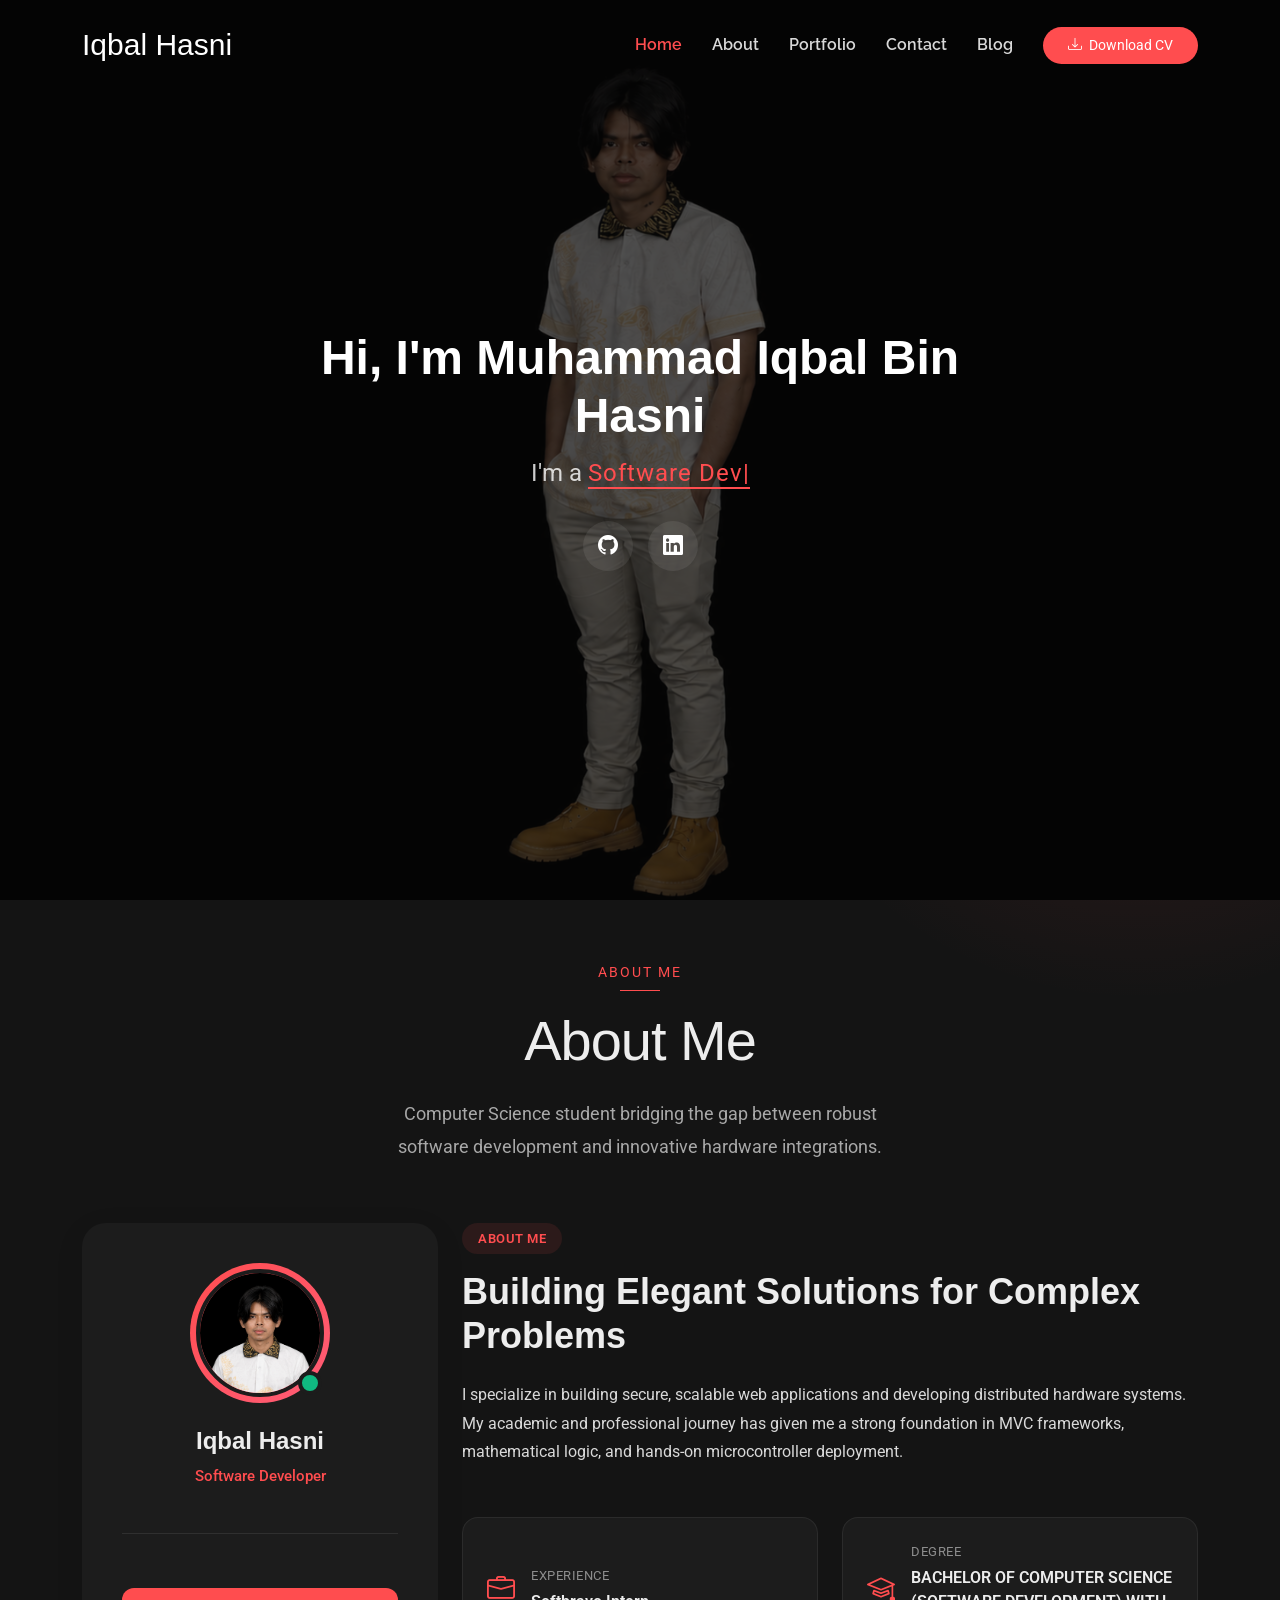
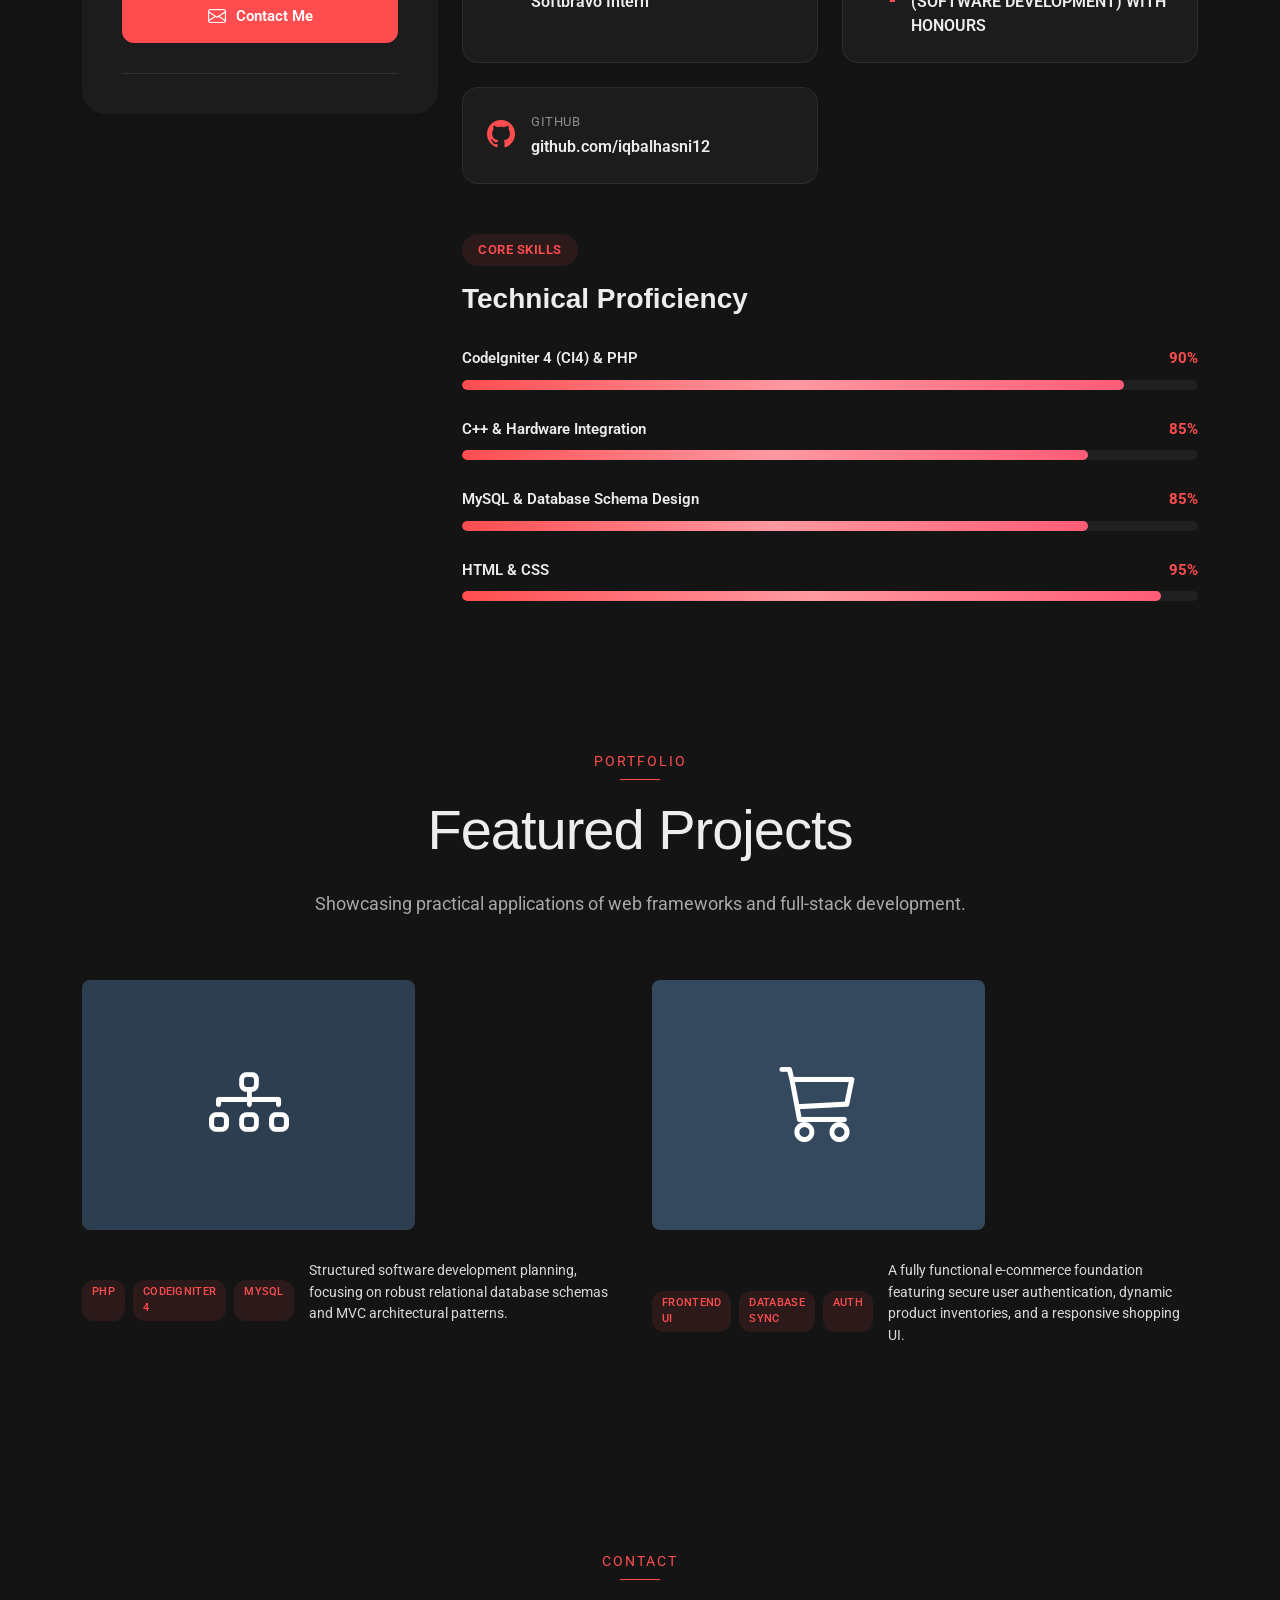
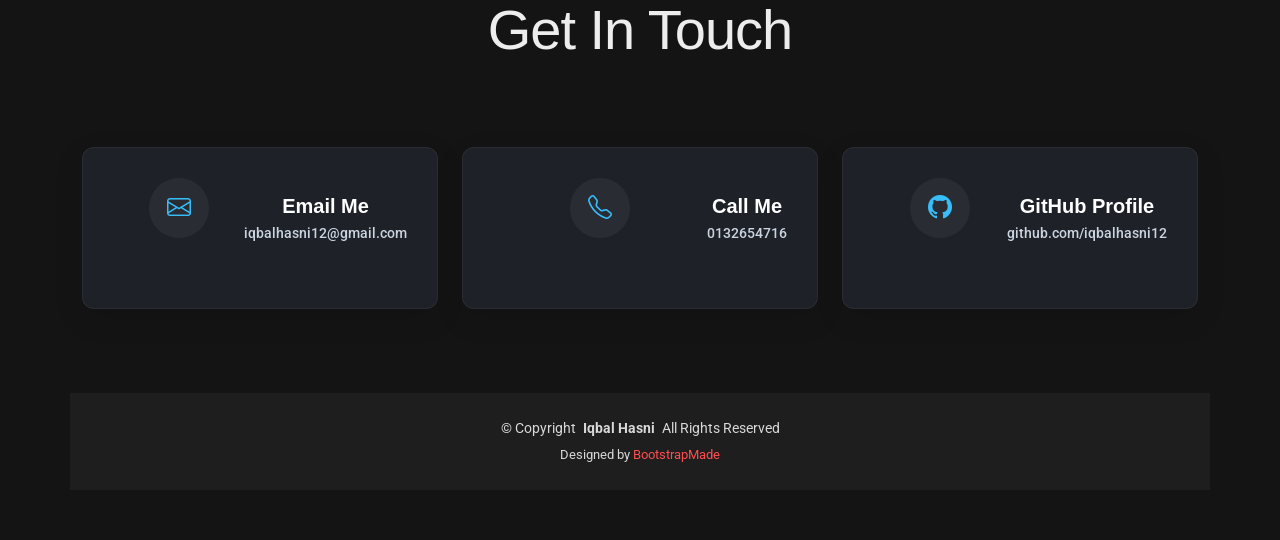
<file: index.html>
<!DOCTYPE html>
<html lang="en">

<head>
  <meta charset="utf-8">
  <meta content="width=device-width, initial-scale=1.0" name="viewport">
  <title>Iqbal Hasni - Software Developer Portfolio</title>
  <meta name="description" content="Personal portfolio for Iqbal Hasni, showcasing software development and IoT integrations.">
  <meta name="keywords" content="Iqbal Hasni, Software Developer, CodeIgniter, C++, IoT, ESP32">

  <link href="assets/img/favicon.png" rel="icon">
  <link href="assets/img/apple-touch-icon.png" rel="apple-touch-icon">

  <link href="https://fonts.googleapis.com" rel="preconnect">
  <link href="https://fonts.gstatic.com" rel="preconnect" crossorigin>
  <link href="https://fonts.googleapis.com/css2?family=Roboto:ital,wght@0,100;0,300;0,400;0,500;0,700;0,900;1,100;1,300;1,400;1,500;1,700;1,900&family=Raleway:ital,wght@0,100;0,200;0,300;0,400;0,500;0,600;0,700;0,800;0,900;1,100;1,200;1,300;1,400;1,500;1,600;1,700;1,800;1,900&display=swap" rel="stylesheet">

  <link href="assets/vendor/bootstrap/css/bootstrap.min.css" rel="stylesheet">
  <link href="assets/vendor/bootstrap-icons/bootstrap-icons.css" rel="stylesheet">
  <link href="assets/vendor/aos/aos.css" rel="stylesheet">
  <link href="assets/vendor/glightbox/css/glightbox.min.css" rel="stylesheet">
  <link href="assets/vendor/swiper/swiper-bundle.min.css" rel="stylesheet">

  <link href="assets/css/main.css" rel="stylesheet">
</head>

<body class="index-page">

  <header id="header" class="header d-flex align-items-center fixed-top">
    <div class="container-fluid container-xl position-relative d-flex align-items-center">

      <a href="index.html" class="logo d-flex align-items-center me-auto">
        <h1 class="sitename">Iqbal Hasni</h1>
      </a>

      <nav id="navmenu" class="navmenu">
        <ul>
          <li><a href="#hero" class="active">Home</a></li>
          <li><a href="#about">About</a></li>
          <li><a href="#portfolio">Portfolio</a></li>
          <li><a href="#contact">Contact</a></li>
          <li><a href="blog.html">Blog</a></li>
        </ul>
        <i class="mobile-nav-toggle d-xl-none bi bi-list"></i>
      </nav>

      <a class="btn-getstarted" href="#" onclick="alert('CV Document coming soon!'); return false;"><i class="bi bi-download me-1"></i> Download CV</a>

    </div>
  </header>

  <main class="main">

    <section id="hero" class="hero section dark-background">
      <img src="assets/img/profile/profile-bg-5.webp" alt="Muhammad Iqbal Bin Hasni" data-aos="fade-in" style="object-position: center top !important;">
      <div class="container" data-aos="fade-up" data-aos-delay="100">
        <div class="row justify-content-center">
          <div class="col-lg-8 text-center">
            <h2>Hi, I'm Muhammad Iqbal Bin Hasni</h2>
            <p>I'm a <span class="typed" data-typed-items="Software Developer, Web Architect"></span><span class="typed-cursor" aria-hidden="true"></span></p>
            <div class="social-links">
              <a href="https://github.com/iqbalhasni12"><i class="bi bi-github"></i></a>
              <a href="#"><i class="bi bi-linkedin"></i></a>
            </div>
          </div>
        </div>
      </div>
    </section>

    <section id="about" class="about section">
      <div class="container section-title" data-aos="fade-up">
        <span class="subtitle">About Me</span>
        <h2>About Me</h2>
        <p>Computer Science student bridging the gap between robust software development and innovative hardware integrations.</p>
      </div>

      <div class="container" data-aos="fade-up" data-aos-delay="100">
        <div class="row gy-5">
          <div class="col-lg-4" data-aos="zoom-in" data-aos-delay="150">
            <div class="profile-card">
              <div class="profile-header">
                <div class="profile-avatar">
                  <img src="assets/img/profile/profile-square-3.webp" class="img-fluid" alt="">
                  <div class="status-indicator"></div>
                </div>
                <h3>Iqbal Hasni</h3>
                <span class="role">Software Developer</span>
              </div>
              <div class="profile-actions mt-4">
                <a href="#contact" class="btn-primary w-100"><i class="bi bi-envelope"></i> Contact Me</a>
              </div>
            </div>
          </div>

          <div class="col-lg-8" data-aos="fade-left" data-aos-delay="200">
            <div class="content-wrapper">
              <div class="bio-section">
                <div class="section-tag">About Me</div>
                <h2>Building Elegant Solutions for Complex Problems</h2>
                <p>I specialize in building secure, scalable web applications and developing distributed hardware systems. My academic and professional journey has given me a strong foundation in MVC frameworks, mathematical logic, and hands-on microcontroller deployment.</p>
              </div>

              <div class="details-grid">
                <div class="detail-item" data-aos="fade-up" data-aos-delay="250">
                  <i class="bi bi-briefcase"></i>
                  <div class="detail-content">
                    <span>Experience</span>
                    <strong>Softbravo Intern</strong>
                  </div>
                </div>
                <div class="detail-item" data-aos="fade-up" data-aos-delay="300">
                  <i class="bi bi-mortarboard"></i>
                  <div class="detail-content">
                    <span>Degree</span>
                    <strong>BACHELOR OF COMPUTER SCIENCE (SOFTWARE DEVELOPMENT) WITH HONOURS</strong>
                  </div>
                </div>
                <div class="detail-item" data-aos="fade-up" data-aos-delay="100">
                  <i class="bi bi-github"></i>
                  <div class="detail-content">
                    <span>GitHub</span>
                    <strong>github.com/iqbalhasni12</strong>
                  </div>
                </div>
              </div>

              <div class="skills-showcase" data-aos="fade-up" data-aos-delay="250">
                <div class="section-tag">Core Skills</div>
                <h3>Technical Proficiency</h3>

                <div class="skills-list skills-animation">
                  <div class="skill-item">
                    <div class="skill-info">
                      <span class="skill-name">CodeIgniter 4 (CI4) & PHP</span>
                      <span class="skill-percent">90%</span>
                    </div>
                    <div class="progress">
                      <div class="progress-bar" role="progressbar" aria-valuenow="90" aria-valuemin="0" aria-valuemax="100"></div>
                    </div>
                  </div>

                  <div class="skill-item">
                    <div class="skill-info">
                      <span class="skill-name">C++ & Hardware Integration</span>
                      <span class="skill-percent">85%</span>
                    </div>
                    <div class="progress">
                      <div class="progress-bar" role="progressbar" aria-valuenow="85" aria-valuemin="0" aria-valuemax="100"></div>
                    </div>
                  </div>

                  <div class="skill-item">
                    <div class="skill-info">
                      <span class="skill-name">MySQL & Database Schema Design</span>
                      <span class="skill-percent">85%</span>
                    </div>
                    <div class="progress">
                      <div class="progress-bar" role="progressbar" aria-valuenow="85" aria-valuemin="0" aria-valuemax="100"></div>
                    </div>
                  </div>

                  <div class="skill-item">
                    <div class="skill-info">
                      <span class="skill-name">HTML & CSS</span>
                      <span class="skill-percent">95%</span>
                    </div>
                    <div class="progress">
                      <div class="progress-bar" role="progressbar" aria-valuenow="95" aria-valuemin="0" aria-valuemax="100"></div>
                    </div>
                  </div>
                </div>
              </div>
            </div>
          </div>
        </div>
      </div>
    </section>

    <section id="portfolio" class="portfolio section">
      <div class="container section-title" data-aos="fade-up">
        <span class="subtitle">Portfolio</span>
        <h2>Featured Projects</h2>
        <p>Showcasing practical applications of web frameworks and full-stack development.</p>
      </div>

      <div class="container" data-aos="fade-up" data-aos-delay="100">
        <div class="isotope-layout" data-default-filter="*" data-layout="masonry" data-sort="original-order">
          <div class="row gy-4 isotope-container" data-aos="fade-up" data-aos-delay="300">
            
            <div class="col-lg-6 col-md-6 portfolio-item isotope-item filter-development">
              <div class="portfolio-card">
                <div class="portfolio-image-container" style="background: #2c3e50; height: 250px; display: flex; align-items: center; justify-content: center; color: white;">
                  <i class="bi bi-diagram-3" style="font-size: 5rem;"></i>
                  <div class="portfolio-overlay">
                    <div class="portfolio-info">
                      <span class="project-category">Web Architecture</span>
                      <h4>Internlink Project (CI4)</h4>
                    </div>
                  </div>
                </div>
                <div class="portfolio-meta">
                  <div class="project-tags">
                    <span class="tag">PHP</span>
                    <span class="tag">CodeIgniter 4</span>
                    <span class="tag">MySQL</span>
                  </div>
                  <p style="padding: 15px; font-size: 0.9rem;">Structured software development planning, focusing on robust relational database schemas and MVC architectural patterns.</p>
                </div>
              </div>
            </div>

            <div class="col-lg-6 col-md-6 portfolio-item isotope-item filter-development">
              <div class="portfolio-card">
                <div class="portfolio-image-container" style="background: #34495e; height: 250px; display: flex; align-items: center; justify-content: center; color: white;">
                  <i class="bi bi-cart3" style="font-size: 5rem;"></i>
                  <div class="portfolio-overlay">
                    <div class="portfolio-info">
                      <span class="project-category">Full-Stack Development</span>
                      <h4>E-Commerce Platform</h4>
                    </div>
                  </div>
                </div>
                <div class="portfolio-meta">
                  <div class="project-tags">
                    <span class="tag">Frontend UI</span>
                    <span class="tag">Database Sync</span>
                    <span class="tag">Auth</span>
                  </div>
                  <p style="padding: 15px; font-size: 0.9rem;">A fully functional e-commerce foundation featuring secure user authentication, dynamic product inventories, and a responsive shopping UI.</p>
                </div>
              </div>
            </div>

          </div>
        </div>
      </div>
    </section>

    <section id="contact" class="contact section">
      <div class="container section-title" data-aos="fade-up">
        <span class="subtitle">Contact</span>
        <h2>Get In Touch</h2>
      </div>

      <div class="container">
        <div class="row gy-4 justify-content-center">
          
          <div class="col-lg-4 col-md-6">
            <div class="info-item text-center" style="padding: 30px; background: #1e2228; border-radius: 12px; box-shadow: 0 10px 30px rgba(0,0,0,0.1); height: 100%; border: 1px solid rgba(255,255,255,0.05);">
              <div class="icon-wrapper mx-auto" style="width: 60px; height: 60px; background: rgba(255,255,255,0.05); border-radius: 50%; display: flex; align-items: center; justify-content: center; margin-bottom: 20px;">
                <i class="bi bi-envelope" style="font-size: 24px; color: #38bdf8;"></i>
              </div>
              <div class="mt-3">
                <h3 style="color: #ffffff; font-size: 1.25rem; font-weight: 700;">Email Me</h3>
                <p style="margin: 0;"><a href="mailto:iqbalhasni12@gmail.com" style="color: #cbd5e1; font-weight: 500; text-decoration: none;">iqbalhasni12@gmail.com</a></p>
              </div>
            </div>
          </div>

          <div class="col-lg-4 col-md-6">
            <div class="info-item text-center" style="padding: 30px; background: #1e2228; border-radius: 12px; box-shadow: 0 10px 30px rgba(0,0,0,0.1); height: 100%; border: 1px solid rgba(255,255,255,0.05);">
              <div class="icon-wrapper mx-auto" style="width: 60px; height: 60px; background: rgba(255,255,255,0.05); border-radius: 50%; display: flex; align-items: center; justify-content: center; margin-bottom: 20px;">
                <i class="bi bi-telephone" style="font-size: 24px; color: #38bdf8;"></i>
              </div>
              <div class="mt-3">
                <h3 style="color: #ffffff; font-size: 1.25rem; font-weight: 700;">Call Me</h3>
                <p style="margin: 0;"><a href="tel:0132654716" style="color: #cbd5e1; font-weight: 500; text-decoration: none;">0132654716</a></p>
              </div>
            </div>
          </div>

          <div class="col-lg-4 col-md-6">
            <div class="info-item text-center" style="padding: 30px; background: #1e2228; border-radius: 12px; box-shadow: 0 10px 30px rgba(0,0,0,0.1); height: 100%; border: 1px solid rgba(255,255,255,0.05);">
              <div class="icon-wrapper mx-auto" style="width: 60px; height: 60px; background: rgba(255,255,255,0.05); border-radius: 50%; display: flex; align-items: center; justify-content: center; margin-bottom: 20px;">
                <i class="bi bi-github" style="font-size: 24px; color: #38bdf8;"></i>
              </div>
              <div class="mt-3">
                <h3 style="color: #ffffff; font-size: 1.25rem; font-weight: 700;">GitHub Profile</h3>
                <p style="margin: 0;"><a href="https://github.com/iqbalhasni12" target="_blank" style="color: #cbd5e1; font-weight: 500; text-decoration: none;">github.com/iqbalhasni12</a></p>
              </div>
            </div>
          </div>

        </div>
      </div>
    </section>

  </main>

  <footer id="footer" class="footer">
    <div class="container copyright text-center mt-4">
      <p>© <span>Copyright</span> <strong class="px-1 sitename">Iqbal Hasni</strong> <span>All Rights Reserved</span></p>
      <div class="credits">
        Designed by <a href="https://bootstrapmade.com/">BootstrapMade</a>
      </div>
    </div>
  </footer>

  <a href="#" id="scroll-top" class="scroll-top d-flex align-items-center justify-content-center"><i class="bi bi-arrow-up-short"></i></a>

  <script src="assets/vendor/bootstrap/js/bootstrap.bundle.min.js"></script>
  <script src="assets/vendor/php-email-form/validate.js"></script>
  <script src="assets/vendor/aos/aos.js"></script>
  <script src="assets/vendor/typed.js/typed.umd.js"></script>
  <script src="assets/vendor/waypoints/noframework.waypoints.js"></script>
  <script src="assets/vendor/glightbox/js/glightbox.min.js"></script>
  <script src="assets/vendor/imagesloaded/imagesloaded.pkgd.min.js"></script>
  <script src="assets/vendor/isotope-layout/isotope.pkgd.min.js"></script>
  <script src="assets/vendor/swiper/swiper-bundle.min.js"></script>

  <script src="assets/js/main.js"></script>

</body>

</html>
</file>
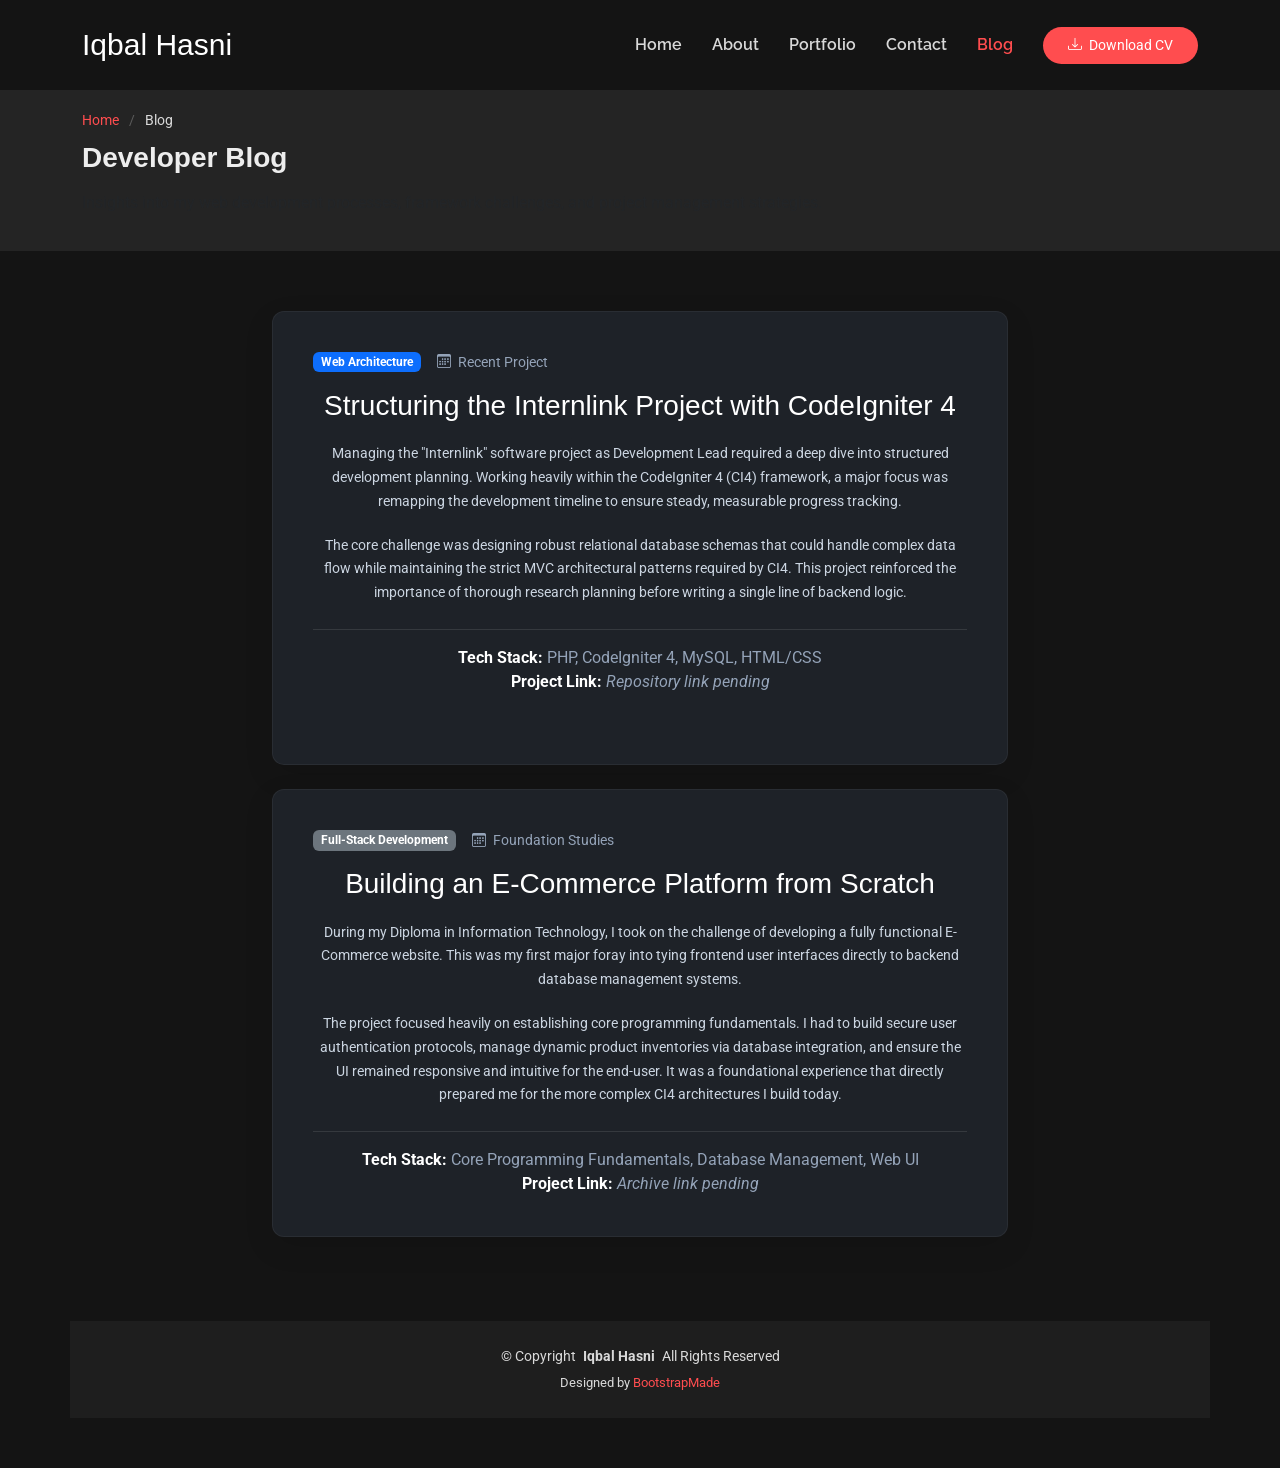
<file: blog.html>
<!DOCTYPE html>
<html lang="en">

<head>
  <meta charset="utf-8">
  <meta content="width=device-width, initial-scale=1.0" name="viewport">
  <title>Blog - Iqbal Hasni</title>
  <meta name="description" content="Technical blog covering web development and software engineering.">
  <meta name="keywords" content="CodeIgniter, CI4, E-Commerce, Web Development, PHP">

  <link href="assets/img/favicon.png" rel="icon">
  <link href="assets/img/apple-touch-icon.png" rel="apple-touch-icon">

  <link href="https://fonts.googleapis.com" rel="preconnect">
  <link href="https://fonts.gstatic.com" rel="preconnect" crossorigin>
  <link href="https://fonts.googleapis.com/css2?family=Roboto:ital,wght@0,100;0,300;0,400;0,500;0,700;0,900;1,100;1,300;1,400;1,500;1,700;1,900&family=Raleway:ital,wght@0,100;0,200;0,300;0,400;0,500;0,600;0,700;0,800;0,900;1,100;1,200;1,300;1,400;1,500;1,600;1,700;1,800;1,900&display=swap" rel="stylesheet">

  <link href="assets/vendor/bootstrap/css/bootstrap.min.css" rel="stylesheet">
  <link href="assets/vendor/bootstrap-icons/bootstrap-icons.css" rel="stylesheet">
  <link href="assets/vendor/aos/aos.css" rel="stylesheet">
  <link href="assets/vendor/glightbox/css/glightbox.min.css" rel="stylesheet">
  <link href="assets/vendor/swiper/swiper-bundle.min.css" rel="stylesheet">

  <link href="assets/css/main.css" rel="stylesheet">
</head>

<body class="blog-page">

  <header id="header" class="header d-flex align-items-center sticky-top">
    <div class="container-fluid container-xl position-relative d-flex align-items-center">

      <a href="index.html" class="logo d-flex align-items-center me-auto">
        <h1 class="sitename">Iqbal Hasni</h1>
      </a>

      <nav id="navmenu" class="navmenu">
        <ul>
          <li><a href="index.html#hero">Home</a></li>
          <li><a href="index.html#about">About</a></li>
          <li><a href="index.html#portfolio">Portfolio</a></li>
          <li><a href="index.html#contact">Contact</a></li>
          <li><a href="blog.html" class="active">Blog</a></li>
        </ul>
        <i class="mobile-nav-toggle d-xl-none bi bi-list"></i>
      </nav>

      <a class="btn-getstarted" href="#" onclick="alert('CV Document coming soon!'); return false;"><i class="bi bi-download me-1"></i> Download CV</a>

    </div>
  </header>

  <main class="main">

    <div class="page-title light-background">
      <div class="container">
        <nav class="breadcrumbs">
          <ol>
            <li><a href="index.html">Home</a></li>
            <li class="current">Blog</li>
          </ol>
        </nav>
        <h1>Developer Blog</h1>
        <p class="mt-3 text-muted">Insights into my web development processes, framework challenges, and project management strategies.</p>
      </div>
    </div>

    <section class="services section">
      <div class="container" data-aos="fade-up" data-aos-delay="100">
        <div class="row gy-4 justify-content-center">

          <div class="col-lg-8">
            <div class="service-item" style="padding: 40px; background: #1e2228; border-radius: 12px; box-shadow: 0 10px 30px rgba(0,0,0,0.1); margin-bottom: 30px; border: 1px solid rgba(255,255,255,0.05);">
              <div class="d-flex align-items-center mb-3">
                <span class="badge bg-primary me-3">Web Architecture</span>
                <small style="color: #94a3b8;"><i class="bi bi-calendar3 me-1"></i> Recent Project</small>
              </div>
              <h3 style="color: #ffffff; margin-bottom: 20px;">Structuring the Internlink Project with CodeIgniter 4</h3>
              <p style="color: #cbd5e1; line-height: 1.7;">Managing the "Internlink" software project as Development Lead required a deep dive into structured development planning. Working heavily within the CodeIgniter 4 (CI4) framework, a major focus was remapping the development timeline to ensure steady, measurable progress tracking.</p>
              <p style="color: #cbd5e1; line-height: 1.7;">The core challenge was designing robust relational database schemas that could handle complex data flow while maintaining the strict MVC architectural patterns required by CI4. This project reinforced the importance of thorough research planning before writing a single line of backend logic.</p>
              <div class="mt-4 pt-3" style="border-top: 1px solid rgba(255,255,255,0.1);">
                <strong style="color: #ffffff;">Tech Stack:</strong> <span style="color: #94a3b8;">PHP, CodeIgniter 4, MySQL, HTML/CSS</span>
                <br>
                <strong style="color: #ffffff;">Project Link:</strong> <span style="color: #94a3b8;" class="fst-italic">Repository link pending</span>
              </div>
            </div>
          </div>

          <div class="col-lg-8">
            <div class="service-item" style="padding: 40px; background: #1e2228; border-radius: 12px; box-shadow: 0 10px 30px rgba(0,0,0,0.1); border: 1px solid rgba(255,255,255,0.05);">
              <div class="d-flex align-items-center mb-3">
                <span class="badge bg-secondary me-3">Full-Stack Development</span>
                <small style="color: #94a3b8;"><i class="bi bi-calendar3 me-1"></i> Foundation Studies</small>
              </div>
              <h3 style="color: #ffffff; margin-bottom: 20px;">Building an E-Commerce Platform from Scratch</h3>
              <p style="color: #cbd5e1; line-height: 1.7;">During my Diploma in Information Technology, I took on the challenge of developing a fully functional E-Commerce website. This was my first major foray into tying frontend user interfaces directly to backend database management systems.</p>
              <p style="color: #cbd5e1; line-height: 1.7;">The project focused heavily on establishing core programming fundamentals. I had to build secure user authentication protocols, manage dynamic product inventories via database integration, and ensure the UI remained responsive and intuitive for the end-user. It was a foundational experience that directly prepared me for the more complex CI4 architectures I build today.</p>
              <div class="mt-4 pt-3" style="border-top: 1px solid rgba(255,255,255,0.1);">
                <strong style="color: #ffffff;">Tech Stack:</strong> <span style="color: #94a3b8;">Core Programming Fundamentals, Database Management, Web UI</span>
                <br>
                <strong style="color: #ffffff;">Project Link:</strong> <span style="color: #94a3b8;" class="fst-italic">Archive link pending</span>
              </div>
            </div>
          </div>

        </div>
      </div>
    </section>

  </main>

  <footer id="footer" class="footer">
    <div class="container copyright text-center mt-4">
      <p>© <span>Copyright</span> <strong class="px-1 sitename">Iqbal Hasni</strong> <span>All Rights Reserved</span></p>
      <div class="credits">
        Designed by <a href="https://bootstrapmade.com/">BootstrapMade</a>
      </div>
    </div>
  </footer>

  <a href="#" id="scroll-top" class="scroll-top d-flex align-items-center justify-content-center"><i class="bi bi-arrow-up-short"></i></a>

  <script src="assets/vendor/bootstrap/js/bootstrap.bundle.min.js"></script>
  <script src="assets/vendor/aos/aos.js"></script>
  <script src="assets/vendor/glightbox/js/glightbox.min.js"></script>
  <script src="assets/vendor/swiper/swiper-bundle.min.js"></script>

  <script src="assets/js/main.js"></script>

</body>

</html>
</file>
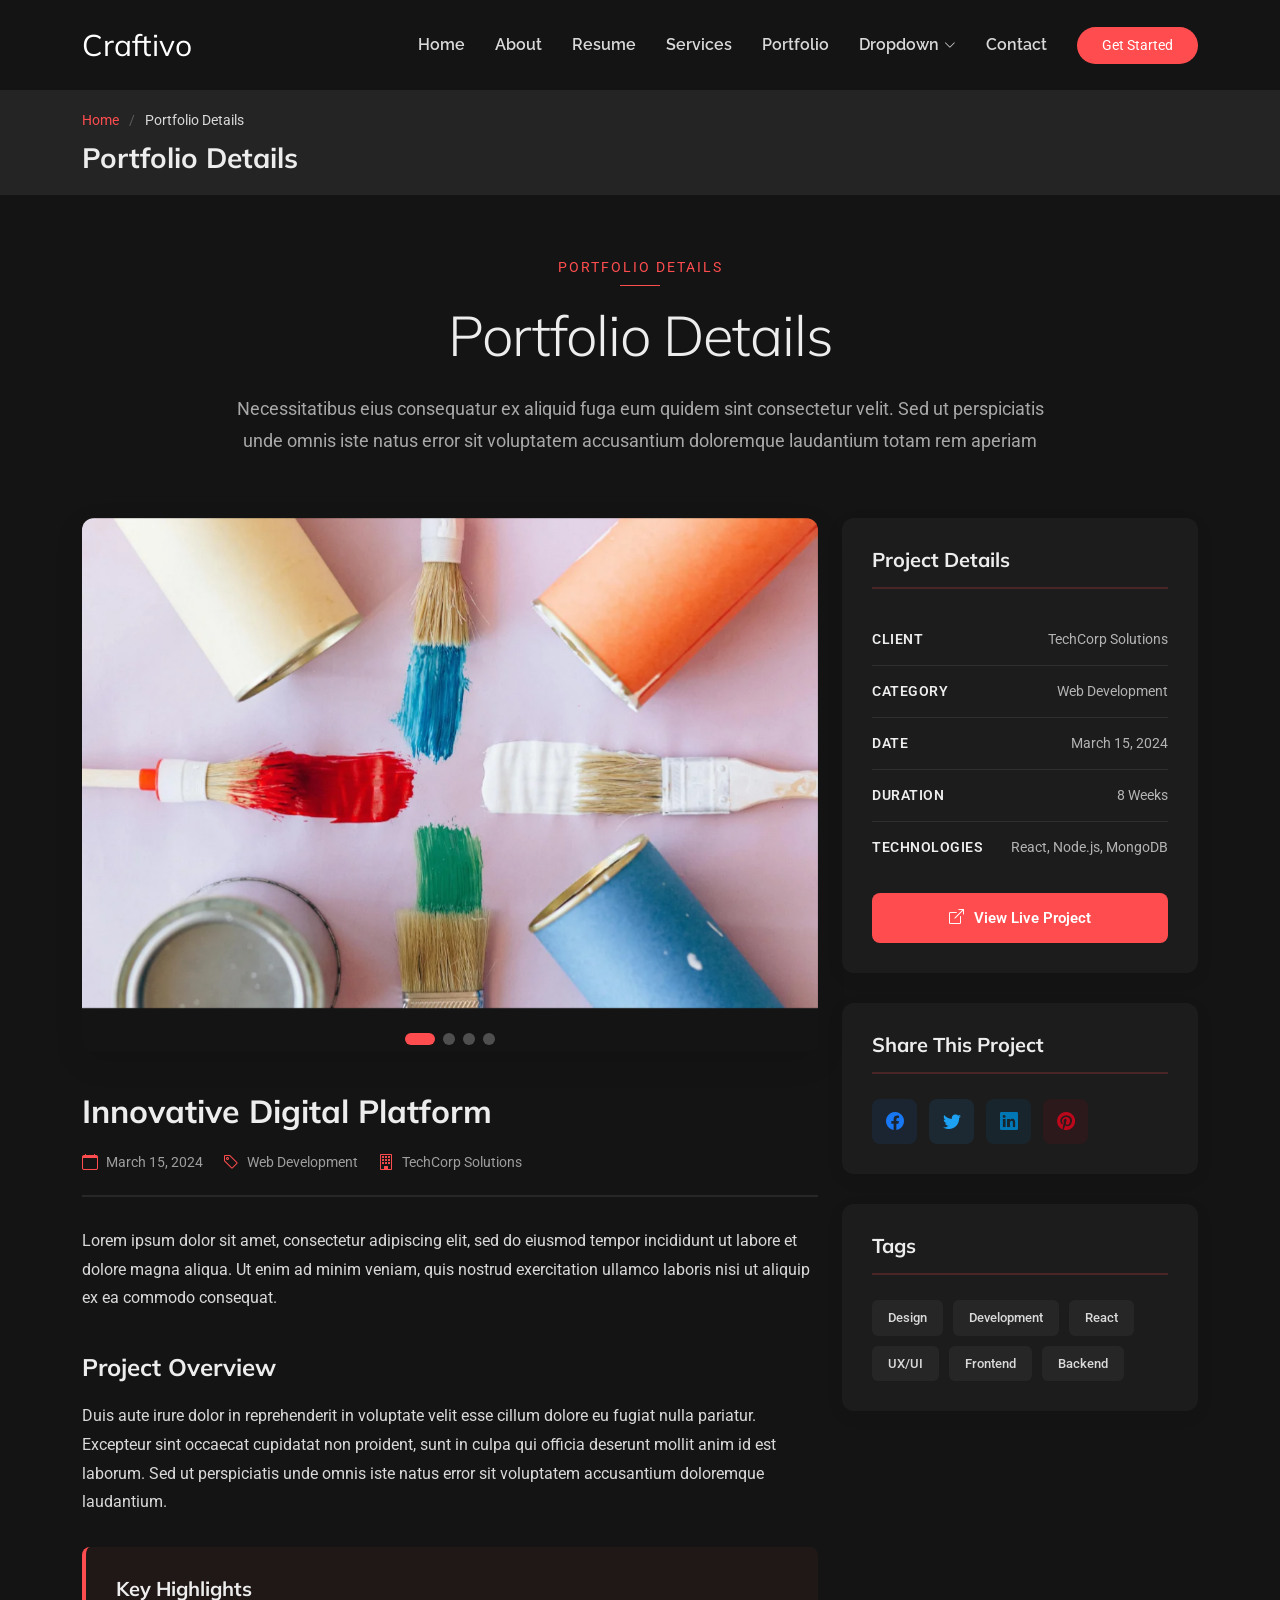
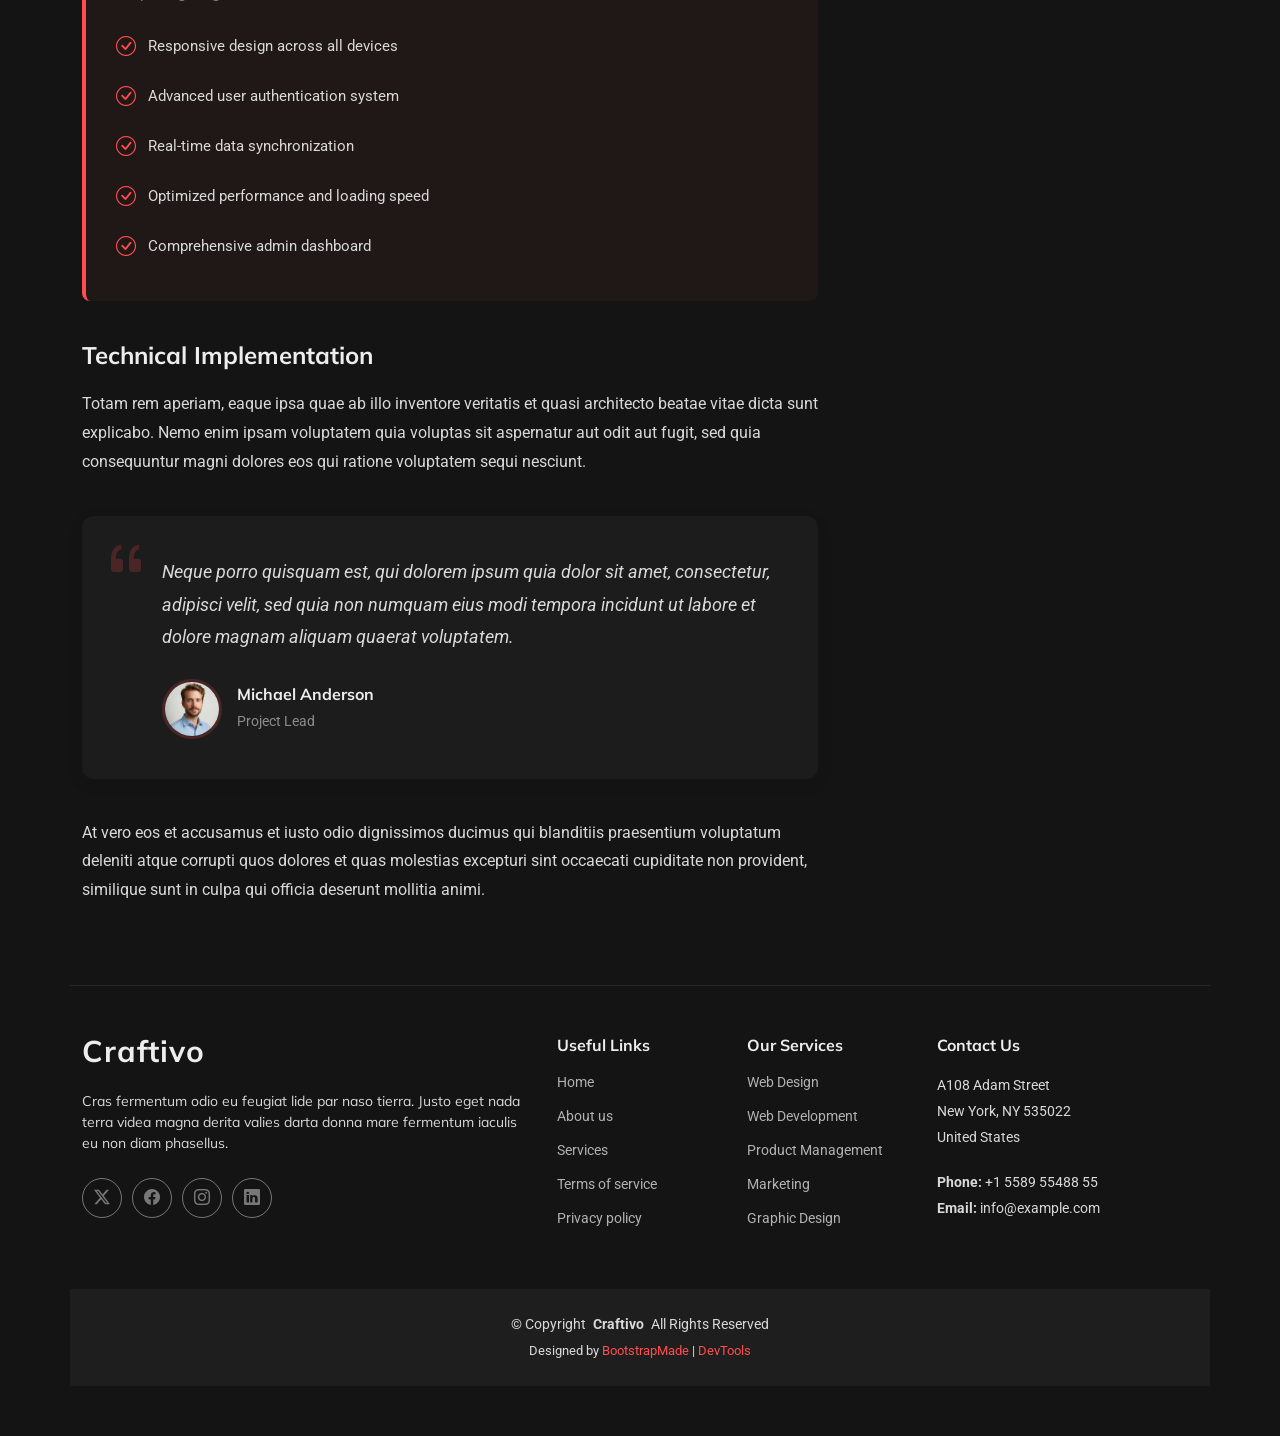
<file: portfolio-details.html>
<!DOCTYPE html>
<html lang="en">

<head>
  <meta charset="utf-8">
  <meta content="width=device-width, initial-scale=1.0" name="viewport">
  <title>Portfolio Details - Craftivo Bootstrap Template</title>
  <meta name="description" content="">
  <meta name="keywords" content="">

  <!-- Favicons -->
  <link href="assets/img/favicon.png" rel="icon">
  <link href="assets/img/apple-touch-icon.png" rel="apple-touch-icon">

  <!-- Fonts -->
  <link href="https://fonts.googleapis.com" rel="preconnect">
  <link href="https://fonts.gstatic.com" rel="preconnect" crossorigin>
  <link href="https://fonts.googleapis.com/css2?family=Roboto:ital,wght@0,100;0,300;0,400;0,500;0,700;0,900;1,100;1,300;1,400;1,500;1,700;1,900&family=Raleway:ital,wght@0,100;0,200;0,300;0,400;0,500;0,600;0,700;0,800;0,900;1,100;1,200;1,300;1,400;1,500;1,600;1,700;1,800;1,900&family=Mulish:ital,wght@0,200;0,300;0,400;0,500;0,600;0,700;0,800;0,900;1,200;1,300;1,400;1,500;1,600;1,700;1,800;1,900&display=swap" rel="stylesheet">

  <!-- Vendor CSS Files -->
  <link href="assets/vendor/bootstrap/css/bootstrap.min.css" rel="stylesheet">
  <link href="assets/vendor/bootstrap-icons/bootstrap-icons.css" rel="stylesheet">
  <link href="assets/vendor/aos/aos.css" rel="stylesheet">
  <link href="assets/vendor/glightbox/css/glightbox.min.css" rel="stylesheet">
  <link href="assets/vendor/swiper/swiper-bundle.min.css" rel="stylesheet">

  <!-- Main CSS File -->
  <link href="assets/css/main.css" rel="stylesheet">

  <!-- =======================================================
  * Template Name: Craftivo
  * Template URL: https://bootstrapmade.com/craftivo-bootstrap-portfolio-template/
  * Updated: Oct 04 2025 with Bootstrap v5.3.8
  * Author: BootstrapMade.com
  * License: https://bootstrapmade.com/license/
  ======================================================== -->
</head>

<body class="portfolio-details-page">

  <header id="header" class="header d-flex align-items-center sticky-top">
    <div class="container-fluid container-xl position-relative d-flex align-items-center">

      <a href="index.html" class="logo d-flex align-items-center me-auto">
        <!-- Uncomment the line below if you also wish to use an image logo -->
        <!-- <img src="assets/img/logo.webp" alt=""> -->
        <h1 class="sitename">Craftivo</h1>
      </a>

      <nav id="navmenu" class="navmenu">
        <ul>
          <li><a href="#hero">Home</a></li>
          <li><a href="#about">About</a></li>
          <li><a href="#resume">Resume</a></li>
          <li><a href="#services">Services</a></li>
          <li><a href="#portfolio">Portfolio</a></li>
          <li class="dropdown"><a href="#"><span>Dropdown</span> <i class="bi bi-chevron-down toggle-dropdown"></i></a>
            <ul>
              <li><a href="#">Dropdown 1</a></li>
              <li class="dropdown"><a href="#"><span>Deep Dropdown</span> <i class="bi bi-chevron-down toggle-dropdown"></i></a>
                <ul>
                  <li><a href="#">Deep Dropdown 1</a></li>
                  <li><a href="#">Deep Dropdown 2</a></li>
                  <li><a href="#">Deep Dropdown 3</a></li>
                  <li><a href="#">Deep Dropdown 4</a></li>
                  <li><a href="#">Deep Dropdown 5</a></li>
                </ul>
              </li>
              <li><a href="#">Dropdown 2</a></li>
              <li><a href="#">Dropdown 3</a></li>
              <li><a href="#">Dropdown 4</a></li>
            </ul>
          </li>
          <li><a href="#contact">Contact</a></li>
        </ul>
        <i class="mobile-nav-toggle d-xl-none bi bi-list"></i>
      </nav>

      <a class="btn-getstarted" href="#about">Get Started</a>

    </div>
  </header>

  <main class="main">

    <!-- Page Title -->
    <div class="page-title light-background">
      <div class="container">
        <nav class="breadcrumbs">
          <ol>
            <li><a href="index.html">Home</a></li>
            <li class="current">Portfolio Details</li>
          </ol>
        </nav>
        <h1>Portfolio Details</h1>
      </div>
    </div><!-- End Page Title -->

    <!-- Portfolio Details Section -->
    <section id="portfolio-details" class="portfolio-details section">

      <!-- Section Title -->
      <div class="container section-title" data-aos="fade-up">
        <span class="subtitle">Portfolio Details</span>
        <h2>Portfolio Details</h2>
        <p>Necessitatibus eius consequatur ex aliquid fuga eum quidem sint consectetur velit. Sed ut perspiciatis unde omnis iste natus error sit voluptatem accusantium doloremque laudantium totam rem aperiam</p>
      </div><!-- End Section Title -->

      <div class="container" data-aos="fade-up" data-aos-delay="100">

        <div class="row gy-5">

          <div class="col-lg-8">

            <div class="portfolio-details-slider swiper init-swiper">
              <script type="application/json" class="swiper-config">
                {
                  "loop": true,
                  "speed": 600,
                  "autoplay": {
                    "delay": 4000
                  },
                  "slidesPerView": 1,
                  "spaceBetween": 0,
                  "effect": "fade",
                  "pagination": {
                    "el": ".swiper-pagination",
                    "type": "bullets",
                    "clickable": true
                  }
                }
              </script>
              <div class="swiper-wrapper">

                <div class="swiper-slide">
                  <img src="assets/img/portfolio/portfolio-3.webp" alt="Portfolio Image" class="img-fluid">
                </div>

                <div class="swiper-slide">
                  <img src="assets/img/portfolio/portfolio-6.webp" alt="Portfolio Image" class="img-fluid">
                </div>

                <div class="swiper-slide">
                  <img src="assets/img/portfolio/portfolio-9.webp" alt="Portfolio Image" class="img-fluid">
                </div>

                <div class="swiper-slide">
                  <img src="assets/img/portfolio/portfolio-11.webp" alt="Portfolio Image" class="img-fluid">
                </div>

              </div>
              <div class="swiper-pagination"></div>
            </div>

            <div class="portfolio-content" data-aos="fade-up" data-aos-delay="200">
              <h2>Innovative Digital Platform</h2>

              <div class="meta-info">
                <span class="date"><i class="bi bi-calendar"></i> March 15, 2024</span>
                <span class="category"><i class="bi bi-tag"></i> Web Development</span>
                <span class="client"><i class="bi bi-building"></i> TechCorp Solutions</span>
              </div>

              <p>
                Lorem ipsum dolor sit amet, consectetur adipiscing elit, sed do eiusmod tempor incididunt ut labore et dolore magna aliqua. Ut enim ad minim veniam, quis nostrud exercitation ullamco laboris nisi ut aliquip ex ea commodo consequat.
              </p>

              <h3>Project Overview</h3>
              <p>
                Duis aute irure dolor in reprehenderit in voluptate velit esse cillum dolore eu fugiat nulla pariatur. Excepteur sint occaecat cupidatat non proident, sunt in culpa qui officia deserunt mollit anim id est laborum. Sed ut perspiciatis unde omnis iste natus error sit voluptatem accusantium doloremque laudantium.
              </p>

              <div class="highlights-box">
                <h4>Key Highlights</h4>
                <ul>
                  <li><i class="bi bi-check-circle"></i> Responsive design across all devices</li>
                  <li><i class="bi bi-check-circle"></i> Advanced user authentication system</li>
                  <li><i class="bi bi-check-circle"></i> Real-time data synchronization</li>
                  <li><i class="bi bi-check-circle"></i> Optimized performance and loading speed</li>
                  <li><i class="bi bi-check-circle"></i> Comprehensive admin dashboard</li>
                </ul>
              </div>

              <h3>Technical Implementation</h3>
              <p>
                Totam rem aperiam, eaque ipsa quae ab illo inventore veritatis et quasi architecto beatae vitae dicta sunt explicabo. Nemo enim ipsam voluptatem quia voluptas sit aspernatur aut odit aut fugit, sed quia consequuntur magni dolores eos qui ratione voluptatem sequi nesciunt.
              </p>

              <blockquote>
                <i class="bi bi-quote quote-icon"></i>
                <p>
                  Neque porro quisquam est, qui dolorem ipsum quia dolor sit amet, consectetur, adipisci velit, sed quia non numquam eius modi tempora incidunt ut labore et dolore magnam aliquam quaerat voluptatem.
                </p>
                <div class="author">
                  <img src="assets/img/person/person-m-7.webp" alt="Author">
                  <div class="author-info">
                    <h5>Michael Anderson</h5>
                    <span>Project Lead</span>
                  </div>
                </div>
              </blockquote>

              <p>
                At vero eos et accusamus et iusto odio dignissimos ducimus qui blanditiis praesentium voluptatum deleniti atque corrupti quos dolores et quas molestias excepturi sint occaecati cupiditate non provident, similique sunt in culpa qui officia deserunt mollitia animi.
              </p>

            </div>

          </div>

          <div class="col-lg-4">

            <div class="sidebar" data-aos="fade-up" data-aos-delay="200">

              <div class="info-card">
                <h3>Project Details</h3>
                <div class="info-item">
                  <span class="label">Client</span>
                  <span class="value">TechCorp Solutions</span>
                </div>
                <div class="info-item">
                  <span class="label">Category</span>
                  <span class="value">Web Development</span>
                </div>
                <div class="info-item">
                  <span class="label">Date</span>
                  <span class="value">March 15, 2024</span>
                </div>
                <div class="info-item">
                  <span class="label">Duration</span>
                  <span class="value">8 Weeks</span>
                </div>
                <div class="info-item">
                  <span class="label">Technologies</span>
                  <span class="value">React, Node.js, MongoDB</span>
                </div>
                <a href="https://www.example.com" class="btn-primary" target="_blank">
                  <i class="bi bi-box-arrow-up-right"></i> View Live Project
                </a>
              </div>

              <div class="share-card" data-aos="fade-up" data-aos-delay="300">
                <h3>Share This Project</h3>
                <div class="social-links">
                  <a href="#" class="facebook"><i class="bi bi-facebook"></i></a>
                  <a href="#" class="twitter"><i class="bi bi-twitter"></i></a>
                  <a href="#" class="linkedin"><i class="bi bi-linkedin"></i></a>
                  <a href="#" class="pinterest"><i class="bi bi-pinterest"></i></a>
                </div>
              </div>

              <div class="tags-card" data-aos="fade-up" data-aos-delay="400">
                <h3>Tags</h3>
                <div class="tags">
                  <a href="#">Design</a>
                  <a href="#">Development</a>
                  <a href="#">React</a>
                  <a href="#">UX/UI</a>
                  <a href="#">Frontend</a>
                  <a href="#">Backend</a>
                </div>
              </div>

            </div>

          </div>

        </div>

      </div>

    </section><!-- /Portfolio Details Section -->

  </main>

  <footer id="footer" class="footer">

    <div class="container footer-top">
      <div class="row gy-4">
        <div class="col-lg-5 col-md-12 footer-about">
          <a href="index.html" class="logo d-flex align-items-center">
            <span class="sitename">Craftivo</span>
          </a>
          <p>Cras fermentum odio eu feugiat lide par naso tierra. Justo eget nada terra videa magna derita valies darta donna mare fermentum iaculis eu non diam phasellus.</p>
          <div class="social-links d-flex mt-4">
            <a href=""><i class="bi bi-twitter-x"></i></a>
            <a href=""><i class="bi bi-facebook"></i></a>
            <a href=""><i class="bi bi-instagram"></i></a>
            <a href=""><i class="bi bi-linkedin"></i></a>
          </div>
        </div>

        <div class="col-lg-2 col-6 footer-links">
          <h4>Useful Links</h4>
          <ul>
            <li><a href="#">Home</a></li>
            <li><a href="#">About us</a></li>
            <li><a href="#">Services</a></li>
            <li><a href="#">Terms of service</a></li>
            <li><a href="#">Privacy policy</a></li>
          </ul>
        </div>

        <div class="col-lg-2 col-6 footer-links">
          <h4>Our Services</h4>
          <ul>
            <li><a href="#">Web Design</a></li>
            <li><a href="#">Web Development</a></li>
            <li><a href="#">Product Management</a></li>
            <li><a href="#">Marketing</a></li>
            <li><a href="#">Graphic Design</a></li>
          </ul>
        </div>

        <div class="col-lg-3 col-md-12 footer-contact text-center text-md-start">
          <h4>Contact Us</h4>
          <p>A108 Adam Street</p>
          <p>New York, NY 535022</p>
          <p>United States</p>
          <p class="mt-4"><strong>Phone:</strong> <span>+1 5589 55488 55</span></p>
          <p><strong>Email:</strong> <span>info@example.com</span></p>
        </div>

      </div>
    </div>

    <div class="container copyright text-center mt-4">
      <p>© <span>Copyright</span> <strong class="px-1 sitename">Craftivo</strong> <span>All Rights Reserved</span></p>
      <div class="credits">
        <!-- All the links in the footer should remain intact. -->
        <!-- You can delete the links only if you've purchased the pro version. -->
        <!-- Licensing information: https://bootstrapmade.com/license/ -->
        <!-- Purchase the pro version with working PHP/AJAX contact form: [buy-url] -->
        Designed by <a href="https://bootstrapmade.com/">BootstrapMade</a> | <a href="https://bootstrapmade.com/tools/">DevTools</a>
      </div>
    </div>

  </footer>

  <!-- Scroll Top -->
  <a href="#" id="scroll-top" class="scroll-top d-flex align-items-center justify-content-center"><i class="bi bi-arrow-up-short"></i></a>

  <!-- Preloader -->
  <div id="preloader"></div>

  <!-- Vendor JS Files -->
  <script src="assets/vendor/bootstrap/js/bootstrap.bundle.min.js"></script>
  <script src="assets/vendor/php-email-form/validate.js"></script>
  <script src="assets/vendor/aos/aos.js"></script>
  <script src="assets/vendor/typed.js/typed.umd.js"></script>
  <script src="assets/vendor/waypoints/noframework.waypoints.js"></script>
  <script src="assets/vendor/glightbox/js/glightbox.min.js"></script>
  <script src="assets/vendor/imagesloaded/imagesloaded.pkgd.min.js"></script>
  <script src="assets/vendor/isotope-layout/isotope.pkgd.min.js"></script>
  <script src="assets/vendor/swiper/swiper-bundle.min.js"></script>

  <!-- Main JS File -->
  <script src="assets/js/main.js"></script>

</body>

</html>
</file>
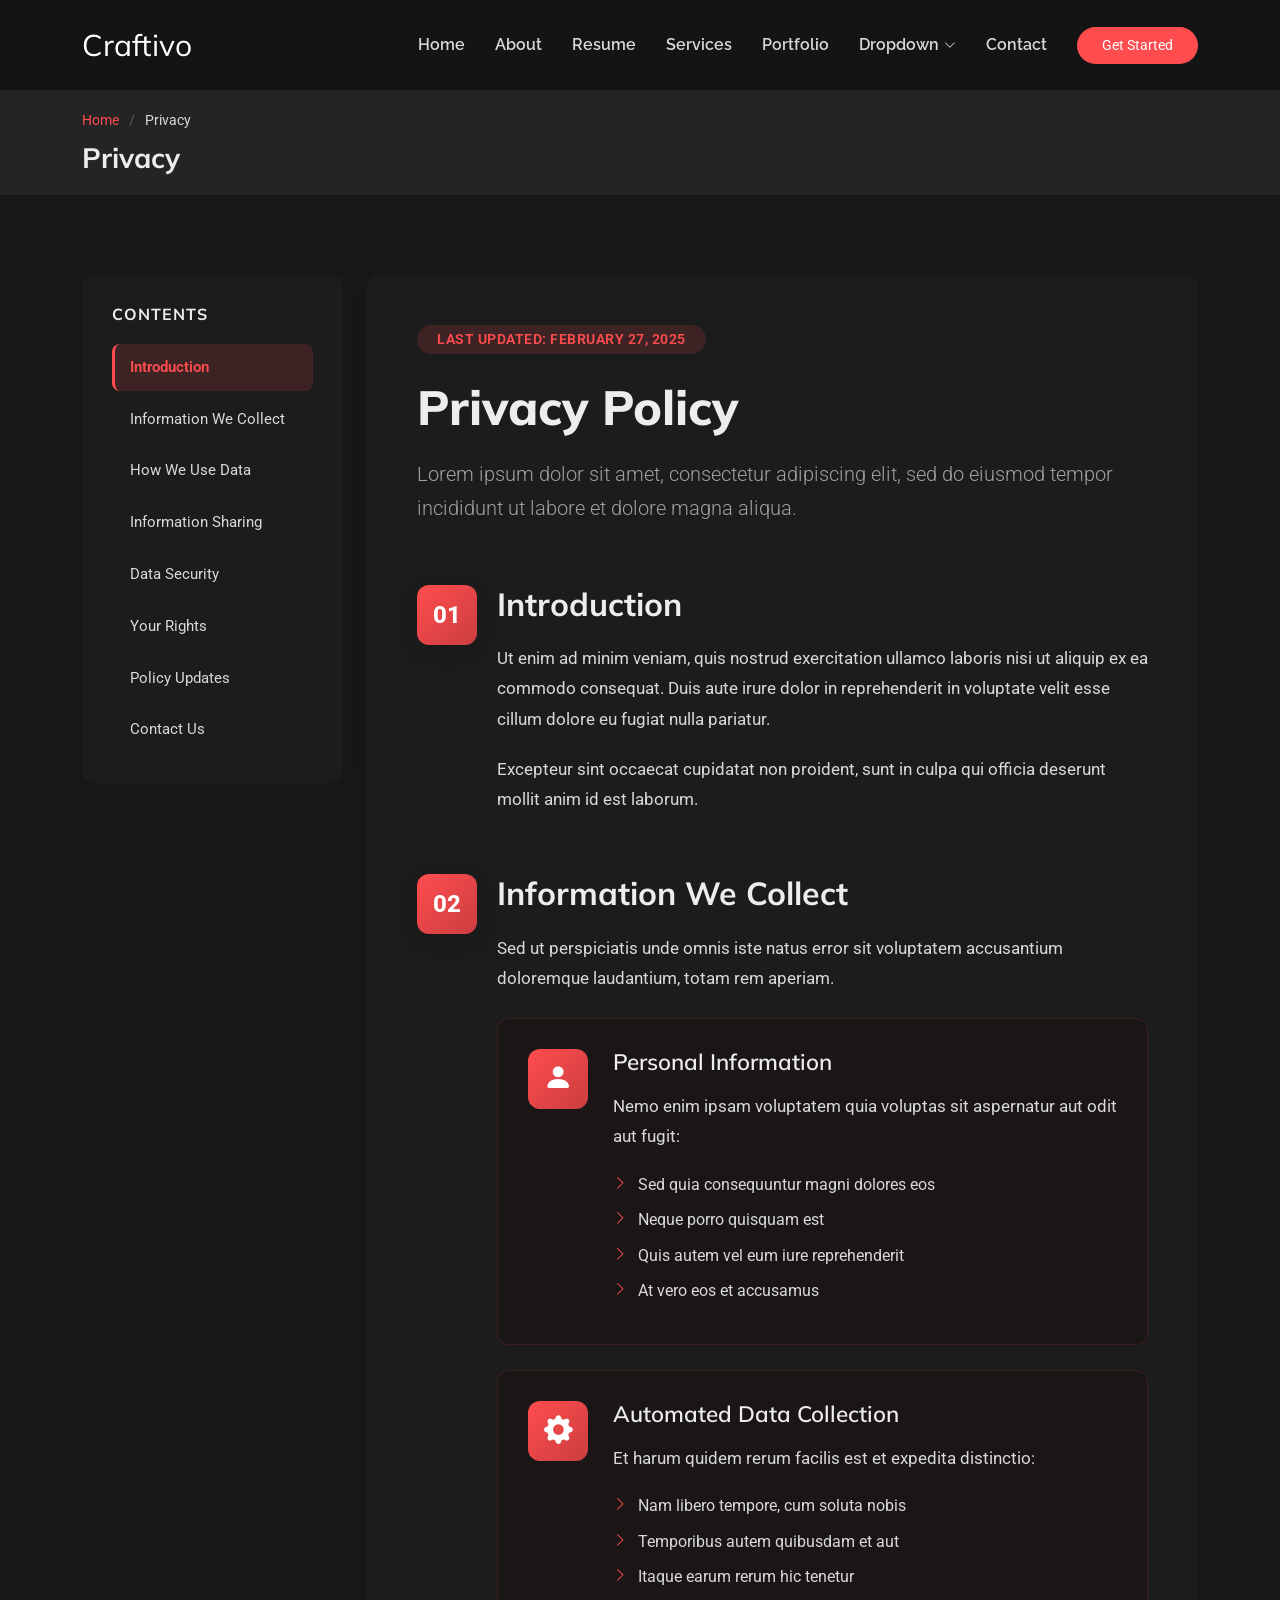
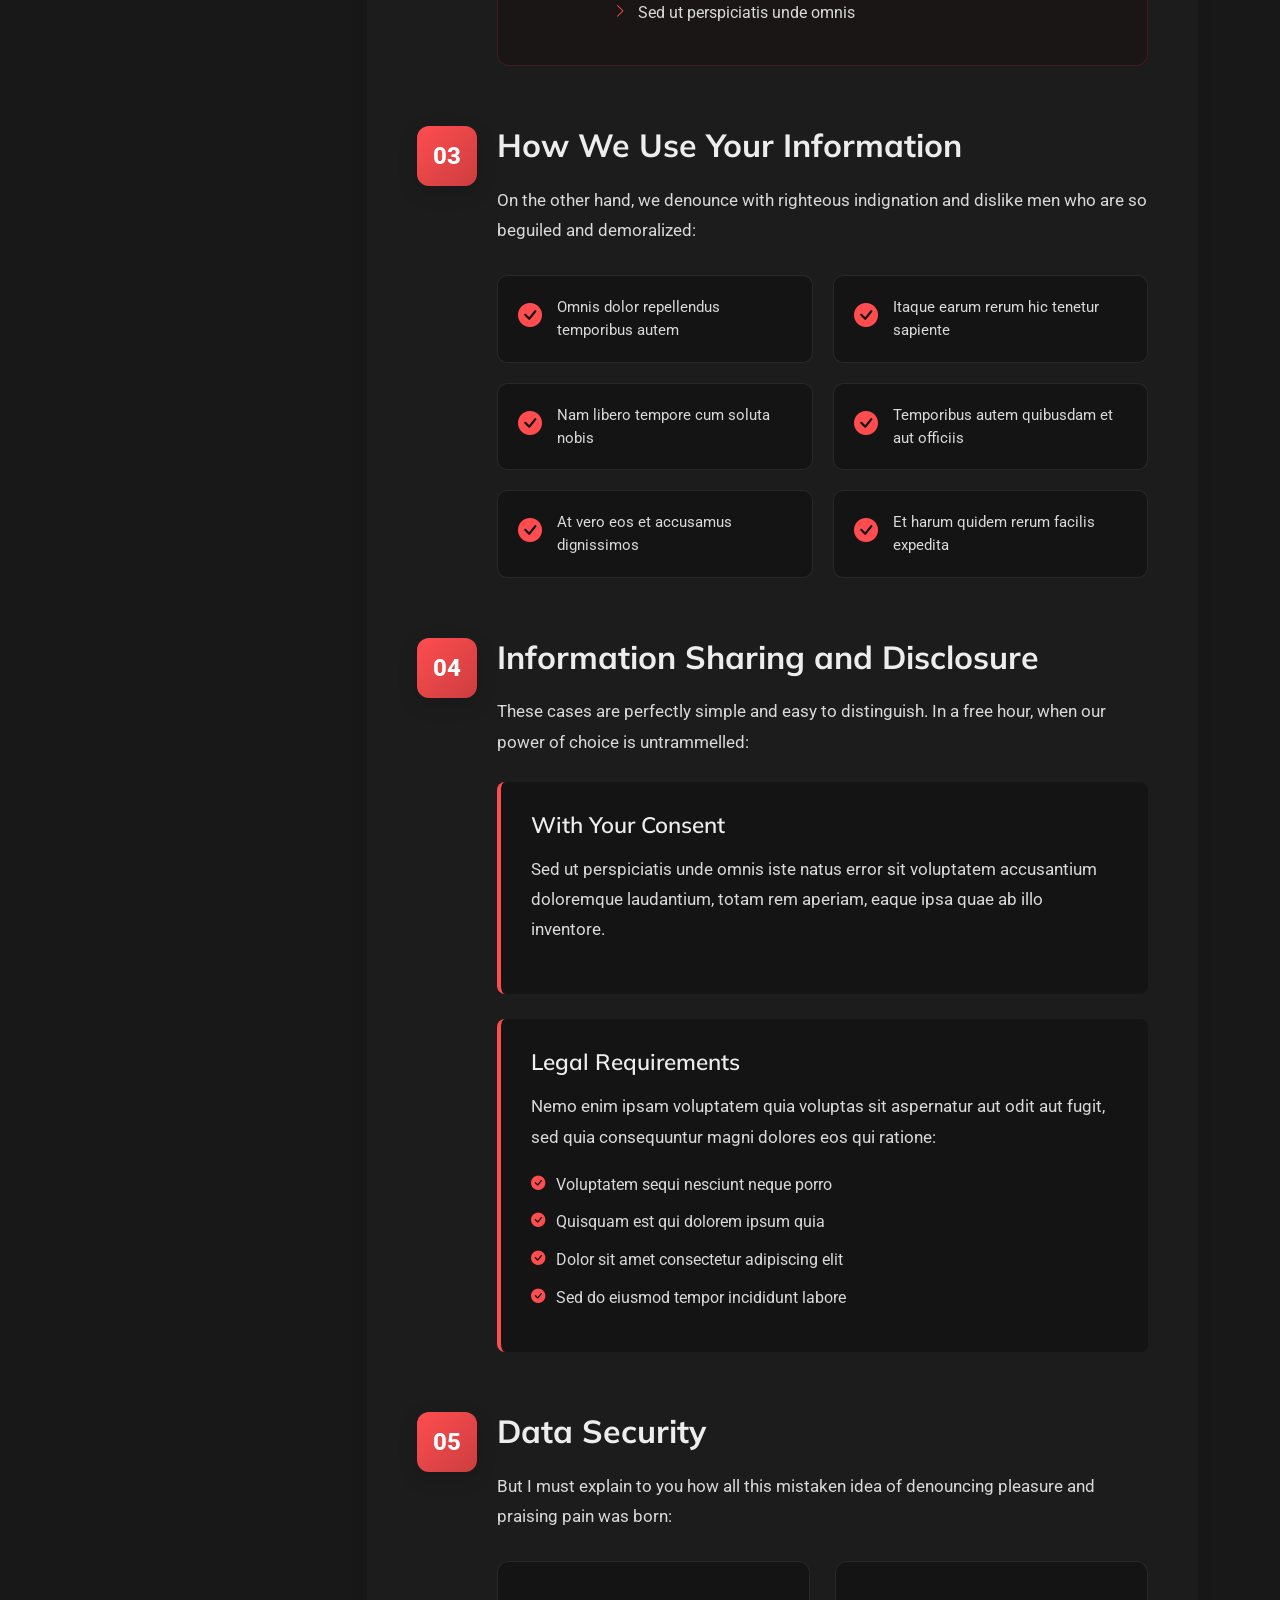
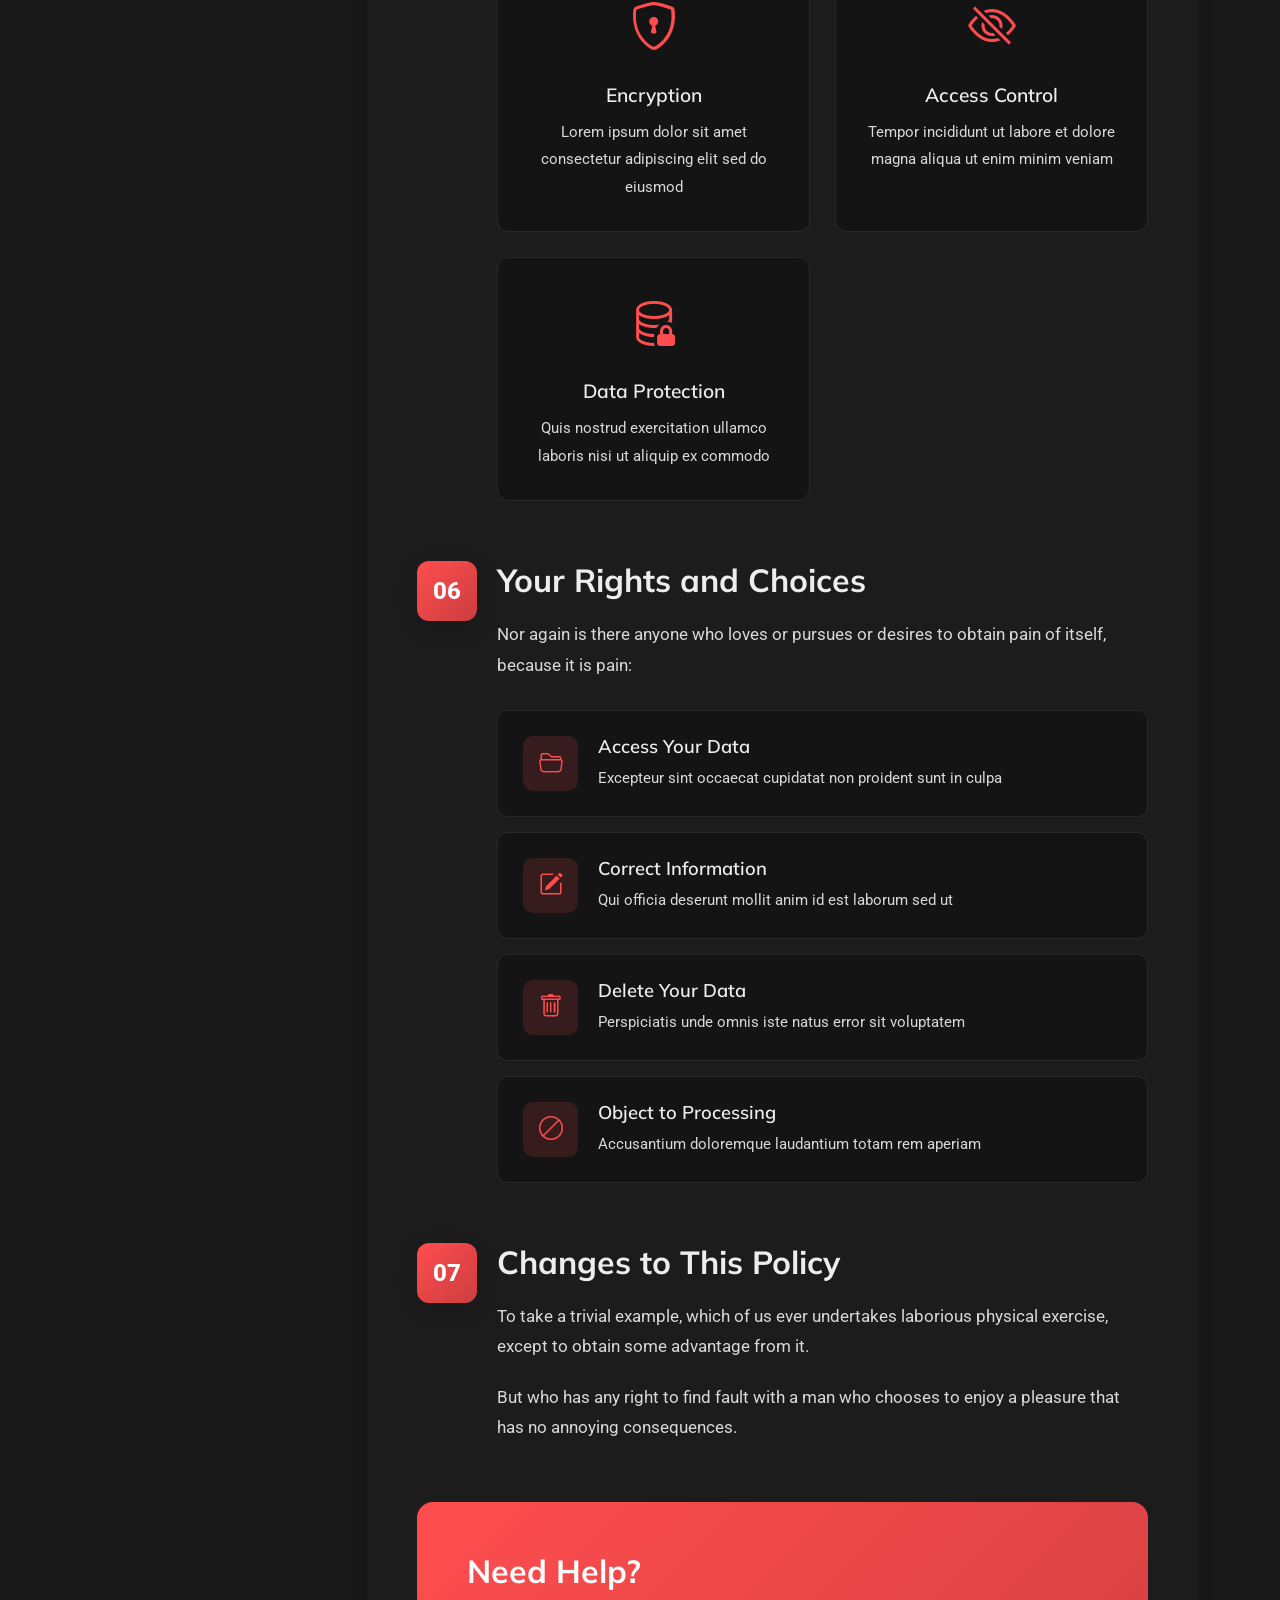
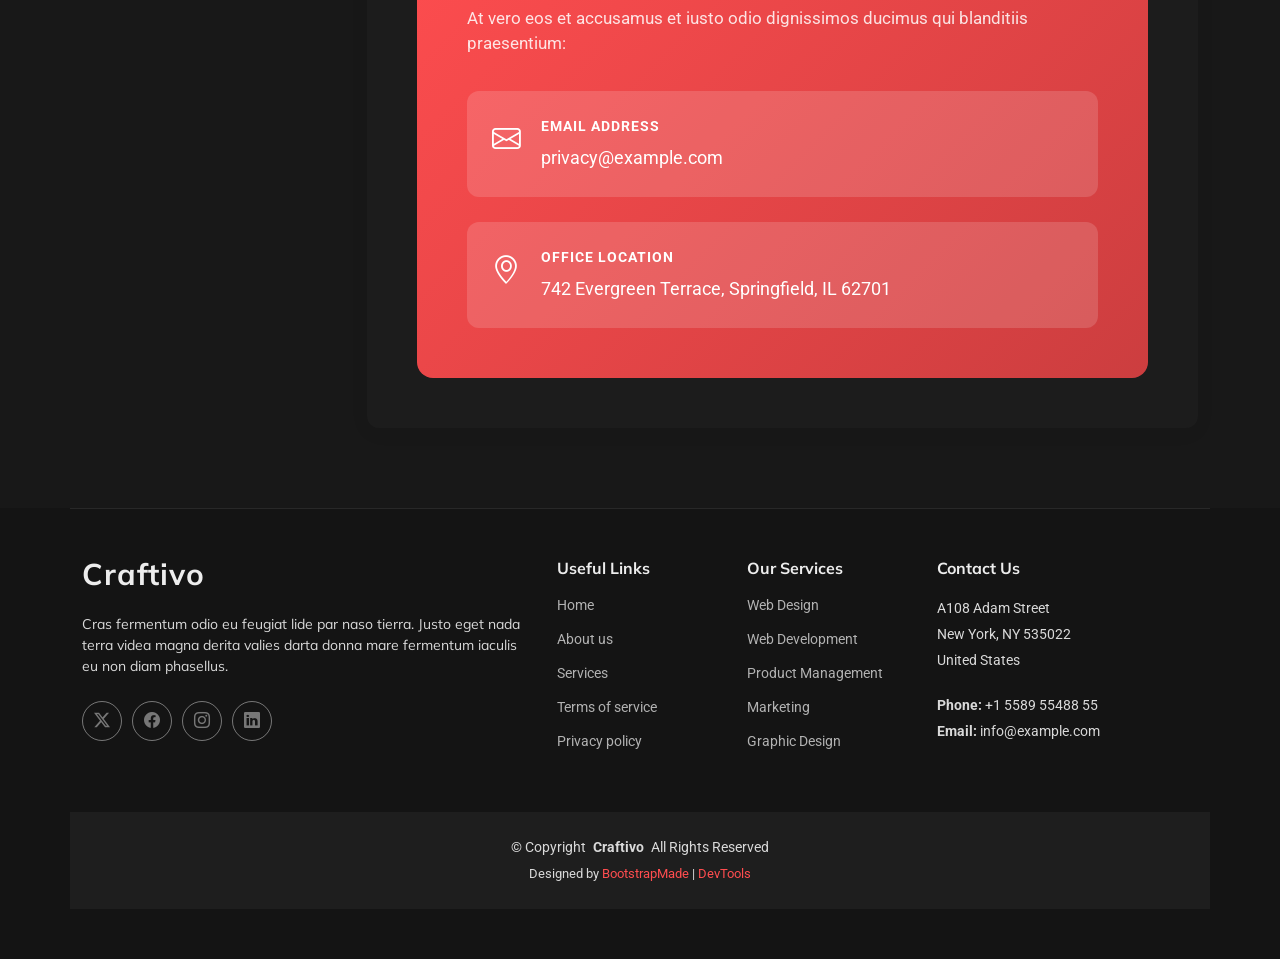
<file: privacy.html>
<!DOCTYPE html>
<html lang="en">

<head>
  <meta charset="utf-8">
  <meta content="width=device-width, initial-scale=1.0" name="viewport">
  <title>Privacy - Craftivo Bootstrap Template</title>
  <meta name="description" content="">
  <meta name="keywords" content="">

  <!-- Favicons -->
  <link href="assets/img/favicon.png" rel="icon">
  <link href="assets/img/apple-touch-icon.png" rel="apple-touch-icon">

  <!-- Fonts -->
  <link href="https://fonts.googleapis.com" rel="preconnect">
  <link href="https://fonts.gstatic.com" rel="preconnect" crossorigin>
  <link href="https://fonts.googleapis.com/css2?family=Roboto:ital,wght@0,100;0,300;0,400;0,500;0,700;0,900;1,100;1,300;1,400;1,500;1,700;1,900&family=Raleway:ital,wght@0,100;0,200;0,300;0,400;0,500;0,600;0,700;0,800;0,900;1,100;1,200;1,300;1,400;1,500;1,600;1,700;1,800;1,900&family=Mulish:ital,wght@0,200;0,300;0,400;0,500;0,600;0,700;0,800;0,900;1,200;1,300;1,400;1,500;1,600;1,700;1,800;1,900&display=swap" rel="stylesheet">

  <!-- Vendor CSS Files -->
  <link href="assets/vendor/bootstrap/css/bootstrap.min.css" rel="stylesheet">
  <link href="assets/vendor/bootstrap-icons/bootstrap-icons.css" rel="stylesheet">
  <link href="assets/vendor/aos/aos.css" rel="stylesheet">
  <link href="assets/vendor/glightbox/css/glightbox.min.css" rel="stylesheet">
  <link href="assets/vendor/swiper/swiper-bundle.min.css" rel="stylesheet">

  <!-- Main CSS File -->
  <link href="assets/css/main.css" rel="stylesheet">

  <!-- =======================================================
  * Template Name: Craftivo
  * Template URL: https://bootstrapmade.com/craftivo-bootstrap-portfolio-template/
  * Updated: Oct 04 2025 with Bootstrap v5.3.8
  * Author: BootstrapMade.com
  * License: https://bootstrapmade.com/license/
  ======================================================== -->
</head>

<body class="privacy-page">

  <header id="header" class="header d-flex align-items-center sticky-top">
    <div class="container-fluid container-xl position-relative d-flex align-items-center">

      <a href="index.html" class="logo d-flex align-items-center me-auto">
        <!-- Uncomment the line below if you also wish to use an image logo -->
        <!-- <img src="assets/img/logo.webp" alt=""> -->
        <h1 class="sitename">Craftivo</h1>
      </a>

      <nav id="navmenu" class="navmenu">
        <ul>
          <li><a href="#hero">Home</a></li>
          <li><a href="#about">About</a></li>
          <li><a href="#resume">Resume</a></li>
          <li><a href="#services">Services</a></li>
          <li><a href="#portfolio">Portfolio</a></li>
          <li class="dropdown"><a href="#"><span>Dropdown</span> <i class="bi bi-chevron-down toggle-dropdown"></i></a>
            <ul>
              <li><a href="#">Dropdown 1</a></li>
              <li class="dropdown"><a href="#"><span>Deep Dropdown</span> <i class="bi bi-chevron-down toggle-dropdown"></i></a>
                <ul>
                  <li><a href="#">Deep Dropdown 1</a></li>
                  <li><a href="#">Deep Dropdown 2</a></li>
                  <li><a href="#">Deep Dropdown 3</a></li>
                  <li><a href="#">Deep Dropdown 4</a></li>
                  <li><a href="#">Deep Dropdown 5</a></li>
                </ul>
              </li>
              <li><a href="#">Dropdown 2</a></li>
              <li><a href="#">Dropdown 3</a></li>
              <li><a href="#">Dropdown 4</a></li>
            </ul>
          </li>
          <li><a href="#contact">Contact</a></li>
        </ul>
        <i class="mobile-nav-toggle d-xl-none bi bi-list"></i>
      </nav>

      <a class="btn-getstarted" href="#about">Get Started</a>

    </div>
  </header>

  <main class="main">

    <!-- Page Title -->
    <div class="page-title light-background">
      <div class="container">
        <nav class="breadcrumbs">
          <ol>
            <li><a href="index.html">Home</a></li>
            <li class="current">Privacy</li>
          </ol>
        </nav>
        <h1>Privacy</h1>
      </div>
    </div><!-- End Page Title -->

    <!-- Privacy Section -->
    <section id="privacy" class="privacy section">

      <div class="container">

        <div class="row">
          <!-- Sidebar Navigation -->
          <div class="col-lg-3">
            <div class="policy-sidebar" data-aos="fade-right">
              <h3>Contents</h3>
              <nav class="policy-nav">
                <a href="#introduction" class="nav-link active">Introduction</a>
                <a href="#information-collect" class="nav-link">Information We Collect</a>
                <a href="#use-information" class="nav-link">How We Use Data</a>
                <a href="#sharing" class="nav-link">Information Sharing</a>
                <a href="#security" class="nav-link">Data Security</a>
                <a href="#rights" class="nav-link">Your Rights</a>
                <a href="#changes" class="nav-link">Policy Updates</a>
                <a href="#contact" class="nav-link">Contact Us</a>
              </nav>
            </div>
          </div>

          <!-- Main Content -->
          <div class="col-lg-9">
            <div class="policy-main">
              <!-- Header -->
              <div class="policy-hero" data-aos="fade-up">
                <div class="badge">Last Updated: February 27, 2025</div>
                <h1>Privacy Policy</h1>
                <p class="lead">Lorem ipsum dolor sit amet, consectetur adipiscing elit, sed do eiusmod tempor incididunt ut labore et dolore magna aliqua.</p>
              </div>

              <!-- Introduction -->
              <div class="policy-section" id="introduction" data-aos="fade-up" data-aos-delay="100">
                <div class="section-number">01</div>
                <h2>Introduction</h2>
                <p>Ut enim ad minim veniam, quis nostrud exercitation ullamco laboris nisi ut aliquip ex ea commodo consequat. Duis aute irure dolor in reprehenderit in voluptate velit esse cillum dolore eu fugiat nulla pariatur.</p>
                <p>Excepteur sint occaecat cupidatat non proident, sunt in culpa qui officia deserunt mollit anim id est laborum.</p>
              </div>

              <!-- Information Collection -->
              <div class="policy-section" id="information-collect" data-aos="fade-up" data-aos-delay="150">
                <div class="section-number">02</div>
                <h2>Information We Collect</h2>
                <p>Sed ut perspiciatis unde omnis iste natus error sit voluptatem accusantium doloremque laudantium, totam rem aperiam.</p>

                <div class="info-card">
                  <div class="card-icon">
                    <i class="bi bi-person-fill"></i>
                  </div>
                  <div class="card-content">
                    <h3>Personal Information</h3>
                    <p>Nemo enim ipsam voluptatem quia voluptas sit aspernatur aut odit aut fugit:</p>
                    <ul>
                      <li>Sed quia consequuntur magni dolores eos</li>
                      <li>Neque porro quisquam est</li>
                      <li>Quis autem vel eum iure reprehenderit</li>
                      <li>At vero eos et accusamus</li>
                    </ul>
                  </div>
                </div>

                <div class="info-card">
                  <div class="card-icon">
                    <i class="bi bi-gear-fill"></i>
                  </div>
                  <div class="card-content">
                    <h3>Automated Data Collection</h3>
                    <p>Et harum quidem rerum facilis est et expedita distinctio:</p>
                    <ul>
                      <li>Nam libero tempore, cum soluta nobis</li>
                      <li>Temporibus autem quibusdam et aut</li>
                      <li>Itaque earum rerum hic tenetur</li>
                      <li>Sed ut perspiciatis unde omnis</li>
                    </ul>
                  </div>
                </div>
              </div>

              <!-- Use of Information -->
              <div class="policy-section" id="use-information" data-aos="fade-up" data-aos-delay="200">
                <div class="section-number">03</div>
                <h2>How We Use Your Information</h2>
                <p>On the other hand, we denounce with righteous indignation and dislike men who are so beguiled and demoralized:</p>
                <div class="usage-grid">
                  <div class="usage-item">
                    <i class="bi bi-check-circle-fill"></i>
                    <span>Omnis dolor repellendus temporibus autem</span>
                  </div>
                  <div class="usage-item">
                    <i class="bi bi-check-circle-fill"></i>
                    <span>Itaque earum rerum hic tenetur sapiente</span>
                  </div>
                  <div class="usage-item">
                    <i class="bi bi-check-circle-fill"></i>
                    <span>Nam libero tempore cum soluta nobis</span>
                  </div>
                  <div class="usage-item">
                    <i class="bi bi-check-circle-fill"></i>
                    <span>Temporibus autem quibusdam et aut officiis</span>
                  </div>
                  <div class="usage-item">
                    <i class="bi bi-check-circle-fill"></i>
                    <span>At vero eos et accusamus dignissimos</span>
                  </div>
                  <div class="usage-item">
                    <i class="bi bi-check-circle-fill"></i>
                    <span>Et harum quidem rerum facilis expedita</span>
                  </div>
                </div>
              </div>

              <!-- Information Sharing -->
              <div class="policy-section" id="sharing" data-aos="fade-up" data-aos-delay="250">
                <div class="section-number">04</div>
                <h2>Information Sharing and Disclosure</h2>
                <p>These cases are perfectly simple and easy to distinguish. In a free hour, when our power of choice is untrammelled:</p>

                <div class="sharing-box">
                  <h3>With Your Consent</h3>
                  <p>Sed ut perspiciatis unde omnis iste natus error sit voluptatem accusantium doloremque laudantium, totam rem aperiam, eaque ipsa quae ab illo inventore.</p>
                </div>

                <div class="sharing-box">
                  <h3>Legal Requirements</h3>
                  <p>Nemo enim ipsam voluptatem quia voluptas sit aspernatur aut odit aut fugit, sed quia consequuntur magni dolores eos qui ratione:</p>
                  <ul>
                    <li>Voluptatem sequi nesciunt neque porro</li>
                    <li>Quisquam est qui dolorem ipsum quia</li>
                    <li>Dolor sit amet consectetur adipiscing elit</li>
                    <li>Sed do eiusmod tempor incididunt labore</li>
                  </ul>
                </div>
              </div>

              <!-- Data Security -->
              <div class="policy-section" id="security" data-aos="fade-up" data-aos-delay="300">
                <div class="section-number">05</div>
                <h2>Data Security</h2>
                <p>But I must explain to you how all this mistaken idea of denouncing pleasure and praising pain was born:</p>
                <div class="security-features">
                  <div class="feature">
                    <i class="bi bi-shield-lock"></i>
                    <h4>Encryption</h4>
                    <p>Lorem ipsum dolor sit amet consectetur adipiscing elit sed do eiusmod</p>
                  </div>
                  <div class="feature">
                    <i class="bi bi-eye-slash"></i>
                    <h4>Access Control</h4>
                    <p>Tempor incididunt ut labore et dolore magna aliqua ut enim minim veniam</p>
                  </div>
                  <div class="feature">
                    <i class="bi bi-database-lock"></i>
                    <h4>Data Protection</h4>
                    <p>Quis nostrud exercitation ullamco laboris nisi ut aliquip ex commodo</p>
                  </div>
                </div>
              </div>

              <!-- Your Rights -->
              <div class="policy-section" id="rights" data-aos="fade-up" data-aos-delay="100">
                <div class="section-number">06</div>
                <h2>Your Rights and Choices</h2>
                <p>Nor again is there anyone who loves or pursues or desires to obtain pain of itself, because it is pain:</p>
                <div class="rights-list">
                  <div class="right-item">
                    <div class="right-icon"><i class="bi bi-folder2-open"></i></div>
                    <div class="right-content">
                      <h4>Access Your Data</h4>
                      <p>Excepteur sint occaecat cupidatat non proident sunt in culpa</p>
                    </div>
                  </div>
                  <div class="right-item">
                    <div class="right-icon"><i class="bi bi-pencil-square"></i></div>
                    <div class="right-content">
                      <h4>Correct Information</h4>
                      <p>Qui officia deserunt mollit anim id est laborum sed ut</p>
                    </div>
                  </div>
                  <div class="right-item">
                    <div class="right-icon"><i class="bi bi-trash"></i></div>
                    <div class="right-content">
                      <h4>Delete Your Data</h4>
                      <p>Perspiciatis unde omnis iste natus error sit voluptatem</p>
                    </div>
                  </div>
                  <div class="right-item">
                    <div class="right-icon"><i class="bi bi-ban"></i></div>
                    <div class="right-content">
                      <h4>Object to Processing</h4>
                      <p>Accusantium doloremque laudantium totam rem aperiam</p>
                    </div>
                  </div>
                </div>
              </div>

              <!-- Policy Updates -->
              <div class="policy-section" id="changes" data-aos="fade-up" data-aos-delay="150">
                <div class="section-number">07</div>
                <h2>Changes to This Policy</h2>
                <p>To take a trivial example, which of us ever undertakes laborious physical exercise, except to obtain some advantage from it.</p>
                <p>But who has any right to find fault with a man who chooses to enjoy a pleasure that has no annoying consequences.</p>
              </div>

              <!-- Contact Section -->
              <div class="policy-contact" id="contact" data-aos="fade-up" data-aos-delay="200">
                <div class="contact-card">
                  <h2>Need Help?</h2>
                  <p>At vero eos et accusamus et iusto odio dignissimos ducimus qui blanditiis praesentium:</p>
                  <div class="contact-info">
                    <div class="info-item">
                      <i class="bi bi-envelope"></i>
                      <div>
                        <strong>Email Address</strong>
                        <span>privacy@example.com</span>
                      </div>
                    </div>
                    <div class="info-item">
                      <i class="bi bi-geo-alt"></i>
                      <div>
                        <strong>Office Location</strong>
                        <span>742 Evergreen Terrace, Springfield, IL 62701</span>
                      </div>
                    </div>
                  </div>
                </div>
              </div>

            </div>
          </div>

        </div>

      </div>

    </section><!-- /Privacy Section -->

  </main>

  <footer id="footer" class="footer">

    <div class="container footer-top">
      <div class="row gy-4">
        <div class="col-lg-5 col-md-12 footer-about">
          <a href="index.html" class="logo d-flex align-items-center">
            <span class="sitename">Craftivo</span>
          </a>
          <p>Cras fermentum odio eu feugiat lide par naso tierra. Justo eget nada terra videa magna derita valies darta donna mare fermentum iaculis eu non diam phasellus.</p>
          <div class="social-links d-flex mt-4">
            <a href=""><i class="bi bi-twitter-x"></i></a>
            <a href=""><i class="bi bi-facebook"></i></a>
            <a href=""><i class="bi bi-instagram"></i></a>
            <a href=""><i class="bi bi-linkedin"></i></a>
          </div>
        </div>

        <div class="col-lg-2 col-6 footer-links">
          <h4>Useful Links</h4>
          <ul>
            <li><a href="#">Home</a></li>
            <li><a href="#">About us</a></li>
            <li><a href="#">Services</a></li>
            <li><a href="#">Terms of service</a></li>
            <li><a href="#">Privacy policy</a></li>
          </ul>
        </div>

        <div class="col-lg-2 col-6 footer-links">
          <h4>Our Services</h4>
          <ul>
            <li><a href="#">Web Design</a></li>
            <li><a href="#">Web Development</a></li>
            <li><a href="#">Product Management</a></li>
            <li><a href="#">Marketing</a></li>
            <li><a href="#">Graphic Design</a></li>
          </ul>
        </div>

        <div class="col-lg-3 col-md-12 footer-contact text-center text-md-start">
          <h4>Contact Us</h4>
          <p>A108 Adam Street</p>
          <p>New York, NY 535022</p>
          <p>United States</p>
          <p class="mt-4"><strong>Phone:</strong> <span>+1 5589 55488 55</span></p>
          <p><strong>Email:</strong> <span>info@example.com</span></p>
        </div>

      </div>
    </div>

    <div class="container copyright text-center mt-4">
      <p>© <span>Copyright</span> <strong class="px-1 sitename">Craftivo</strong> <span>All Rights Reserved</span></p>
      <div class="credits">
        <!-- All the links in the footer should remain intact. -->
        <!-- You can delete the links only if you've purchased the pro version. -->
        <!-- Licensing information: https://bootstrapmade.com/license/ -->
        <!-- Purchase the pro version with working PHP/AJAX contact form: [buy-url] -->
        Designed by <a href="https://bootstrapmade.com/">BootstrapMade</a> | <a href="https://bootstrapmade.com/tools/">DevTools</a>
      </div>
    </div>

  </footer>

  <!-- Scroll Top -->
  <a href="#" id="scroll-top" class="scroll-top d-flex align-items-center justify-content-center"><i class="bi bi-arrow-up-short"></i></a>

  <!-- Preloader -->
  <div id="preloader"></div>

  <!-- Vendor JS Files -->
  <script src="assets/vendor/bootstrap/js/bootstrap.bundle.min.js"></script>
  <script src="assets/vendor/php-email-form/validate.js"></script>
  <script src="assets/vendor/aos/aos.js"></script>
  <script src="assets/vendor/typed.js/typed.umd.js"></script>
  <script src="assets/vendor/waypoints/noframework.waypoints.js"></script>
  <script src="assets/vendor/glightbox/js/glightbox.min.js"></script>
  <script src="assets/vendor/imagesloaded/imagesloaded.pkgd.min.js"></script>
  <script src="assets/vendor/isotope-layout/isotope.pkgd.min.js"></script>
  <script src="assets/vendor/swiper/swiper-bundle.min.js"></script>

  <!-- Main JS File -->
  <script src="assets/js/main.js"></script>

</body>

</html>
</file>
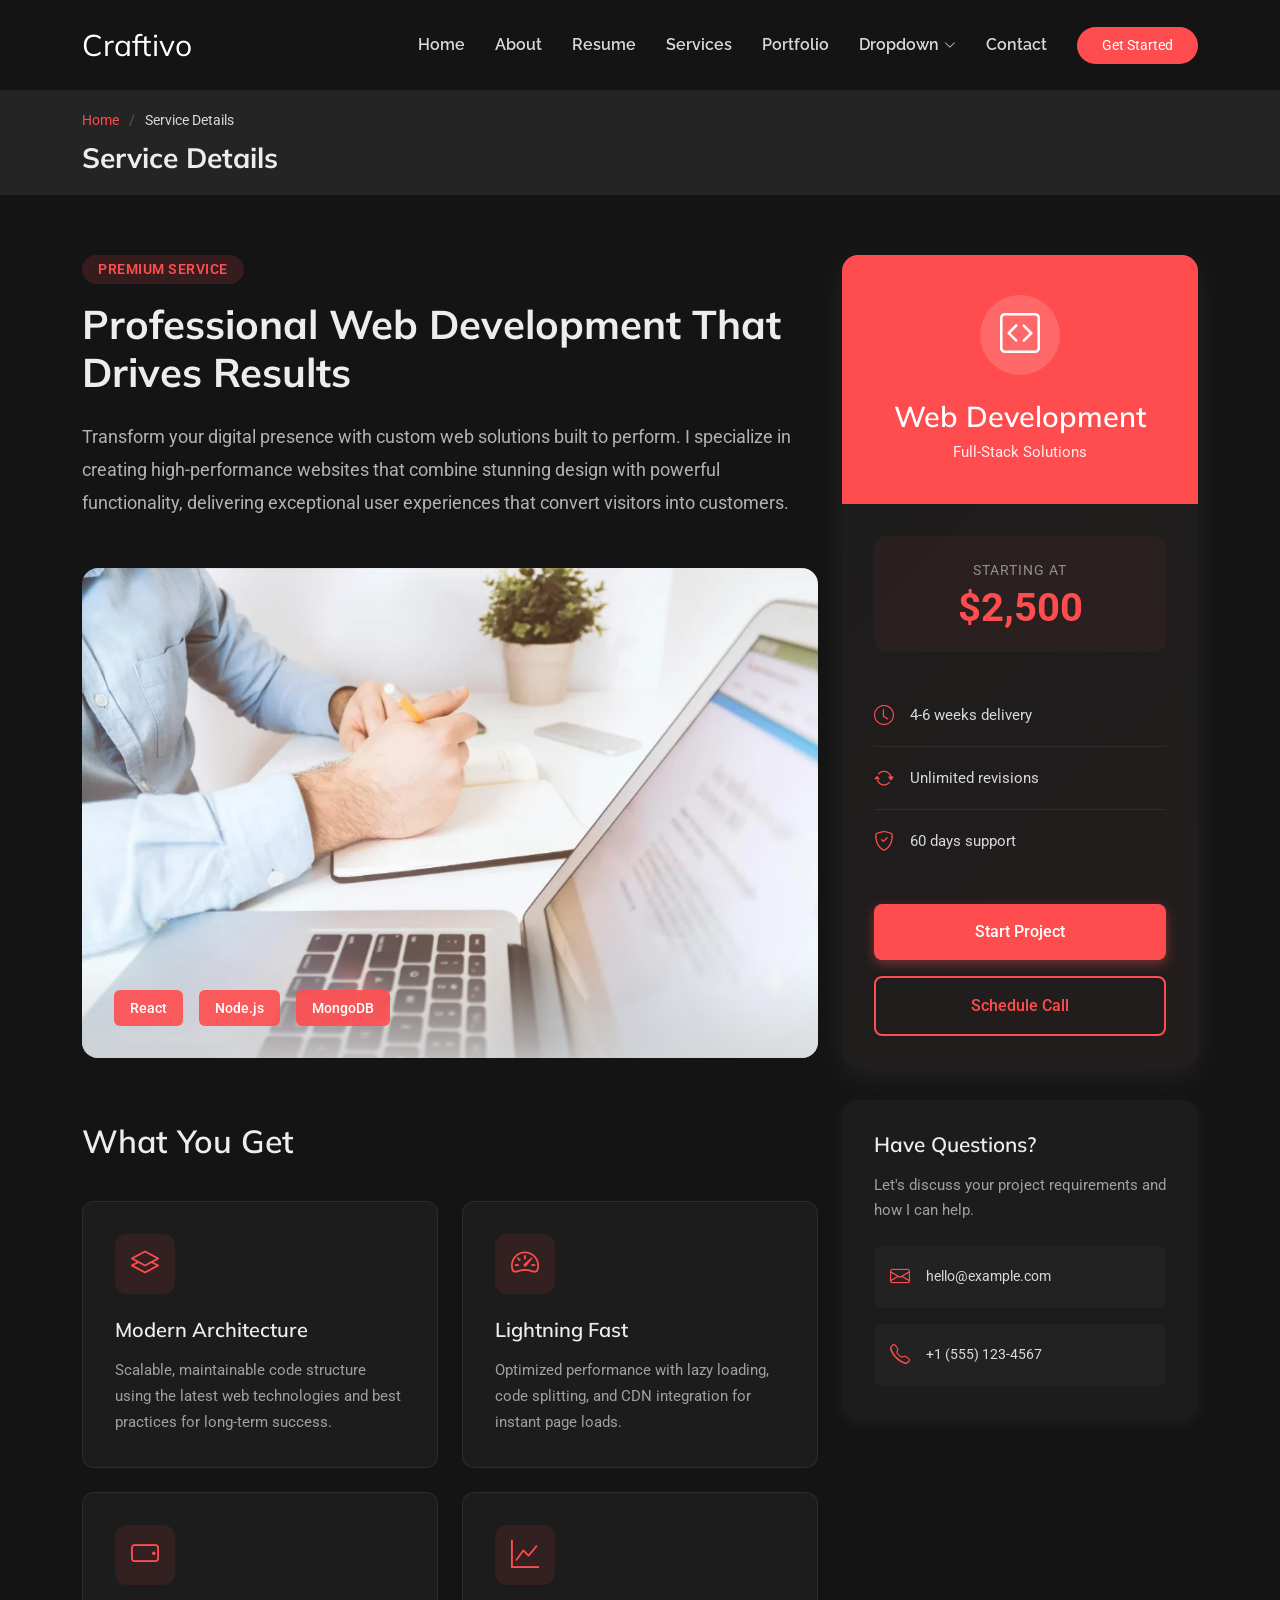
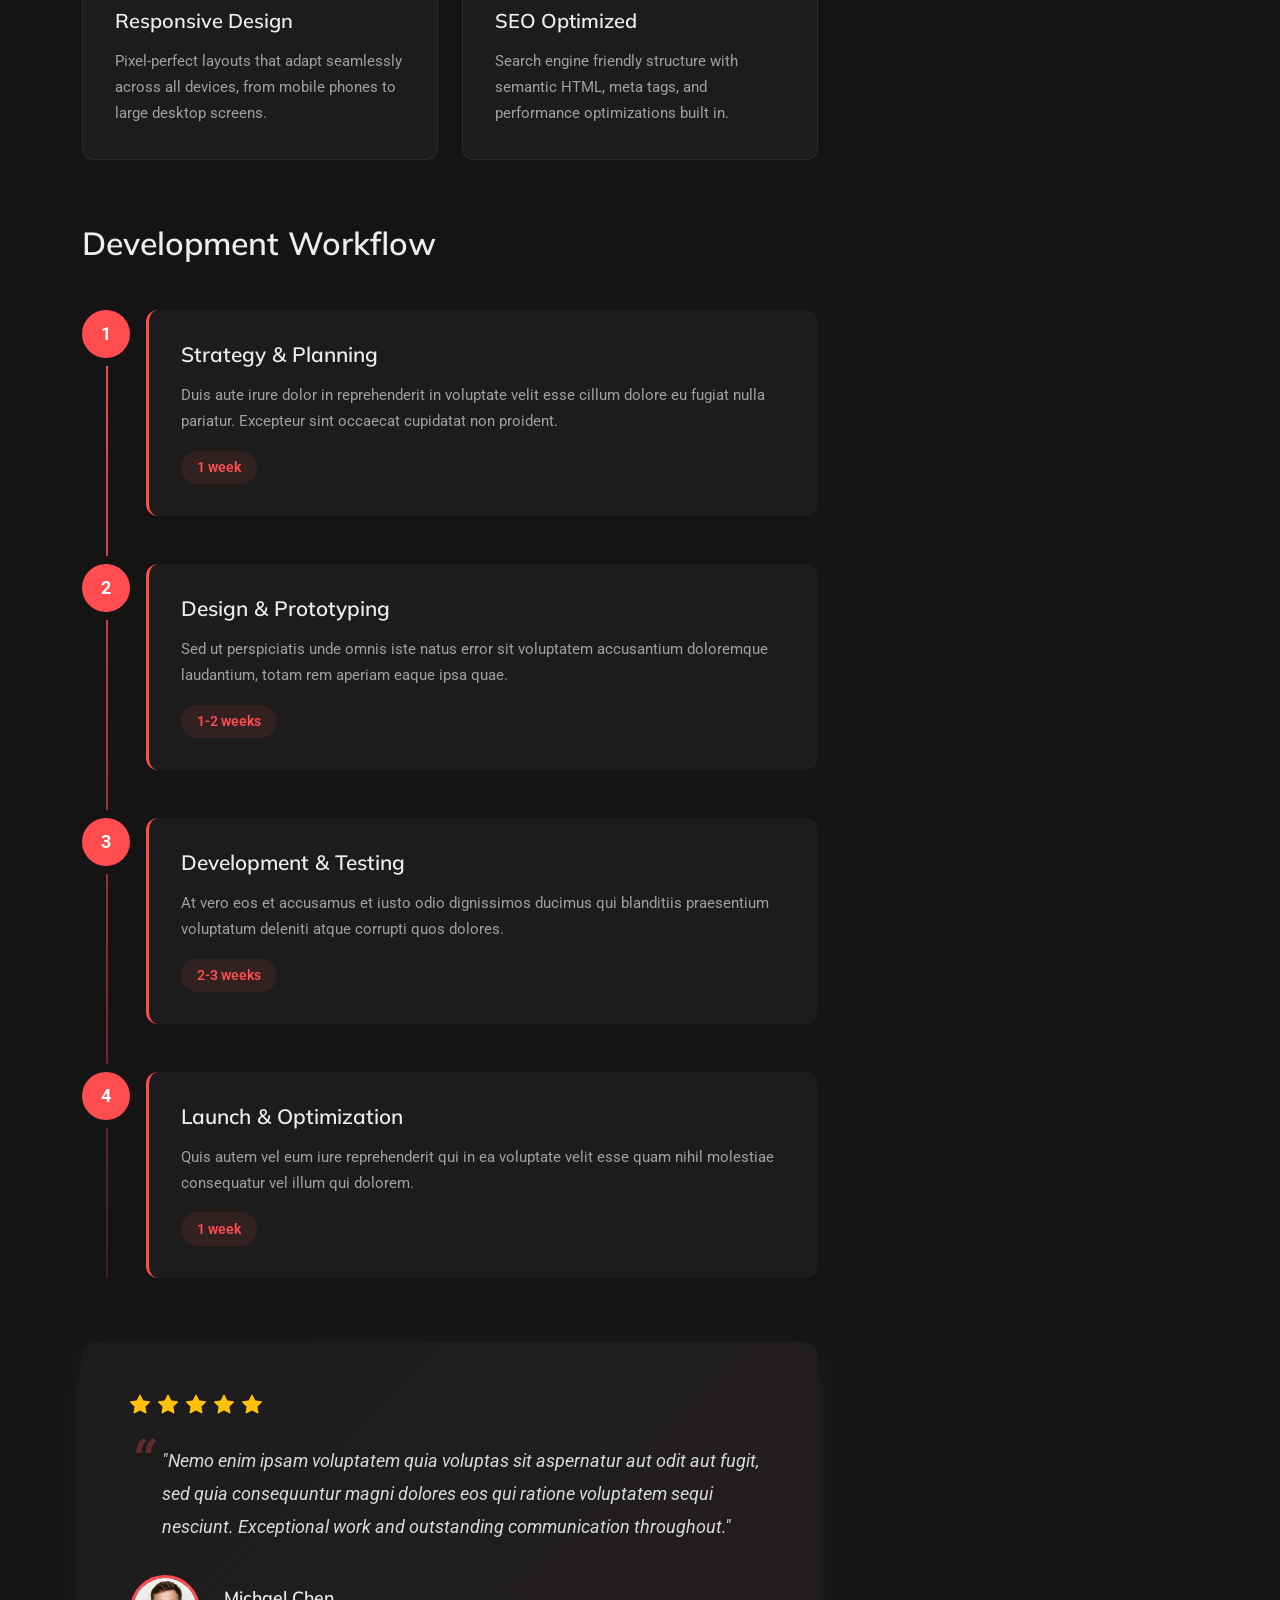
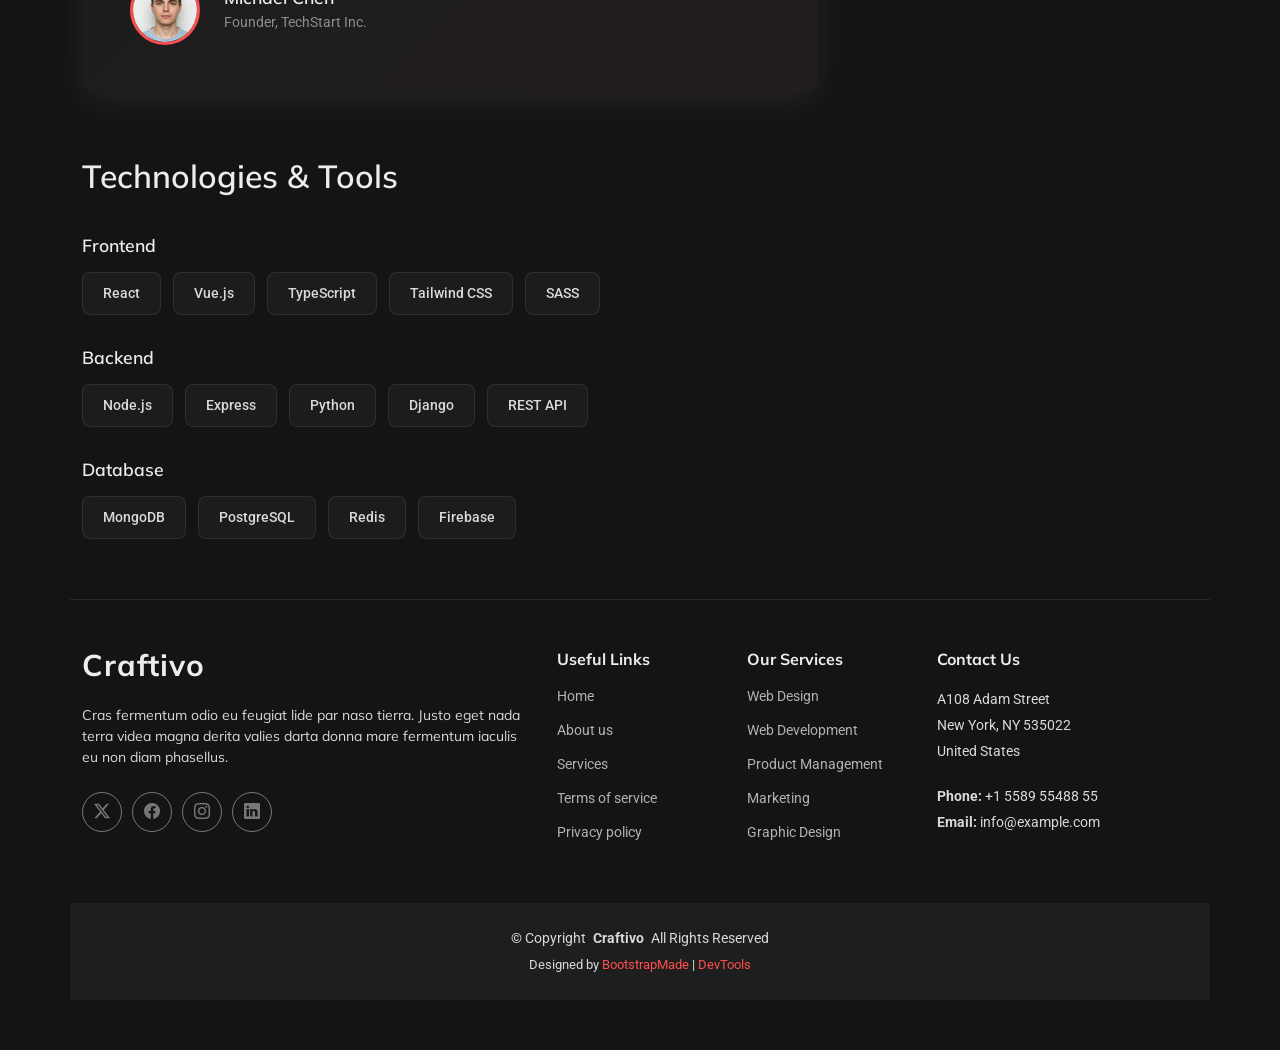
<file: service-details.html>
<!DOCTYPE html>
<html lang="en">

<head>
  <meta charset="utf-8">
  <meta content="width=device-width, initial-scale=1.0" name="viewport">
  <title>Service Details - Craftivo Bootstrap Template</title>
  <meta name="description" content="">
  <meta name="keywords" content="">

  <!-- Favicons -->
  <link href="assets/img/favicon.png" rel="icon">
  <link href="assets/img/apple-touch-icon.png" rel="apple-touch-icon">

  <!-- Fonts -->
  <link href="https://fonts.googleapis.com" rel="preconnect">
  <link href="https://fonts.gstatic.com" rel="preconnect" crossorigin>
  <link href="https://fonts.googleapis.com/css2?family=Roboto:ital,wght@0,100;0,300;0,400;0,500;0,700;0,900;1,100;1,300;1,400;1,500;1,700;1,900&family=Raleway:ital,wght@0,100;0,200;0,300;0,400;0,500;0,600;0,700;0,800;0,900;1,100;1,200;1,300;1,400;1,500;1,600;1,700;1,800;1,900&family=Mulish:ital,wght@0,200;0,300;0,400;0,500;0,600;0,700;0,800;0,900;1,200;1,300;1,400;1,500;1,600;1,700;1,800;1,900&display=swap" rel="stylesheet">

  <!-- Vendor CSS Files -->
  <link href="assets/vendor/bootstrap/css/bootstrap.min.css" rel="stylesheet">
  <link href="assets/vendor/bootstrap-icons/bootstrap-icons.css" rel="stylesheet">
  <link href="assets/vendor/aos/aos.css" rel="stylesheet">
  <link href="assets/vendor/glightbox/css/glightbox.min.css" rel="stylesheet">
  <link href="assets/vendor/swiper/swiper-bundle.min.css" rel="stylesheet">

  <!-- Main CSS File -->
  <link href="assets/css/main.css" rel="stylesheet">

  <!-- =======================================================
  * Template Name: Craftivo
  * Template URL: https://bootstrapmade.com/craftivo-bootstrap-portfolio-template/
  * Updated: Oct 04 2025 with Bootstrap v5.3.8
  * Author: BootstrapMade.com
  * License: https://bootstrapmade.com/license/
  ======================================================== -->
</head>

<body class="service-details-page">

  <header id="header" class="header d-flex align-items-center sticky-top">
    <div class="container-fluid container-xl position-relative d-flex align-items-center">

      <a href="index.html" class="logo d-flex align-items-center me-auto">
        <!-- Uncomment the line below if you also wish to use an image logo -->
        <!-- <img src="assets/img/logo.webp" alt=""> -->
        <h1 class="sitename">Craftivo</h1>
      </a>

      <nav id="navmenu" class="navmenu">
        <ul>
          <li><a href="#hero">Home</a></li>
          <li><a href="#about">About</a></li>
          <li><a href="#resume">Resume</a></li>
          <li><a href="#services">Services</a></li>
          <li><a href="#portfolio">Portfolio</a></li>
          <li class="dropdown"><a href="#"><span>Dropdown</span> <i class="bi bi-chevron-down toggle-dropdown"></i></a>
            <ul>
              <li><a href="#">Dropdown 1</a></li>
              <li class="dropdown"><a href="#"><span>Deep Dropdown</span> <i class="bi bi-chevron-down toggle-dropdown"></i></a>
                <ul>
                  <li><a href="#">Deep Dropdown 1</a></li>
                  <li><a href="#">Deep Dropdown 2</a></li>
                  <li><a href="#">Deep Dropdown 3</a></li>
                  <li><a href="#">Deep Dropdown 4</a></li>
                  <li><a href="#">Deep Dropdown 5</a></li>
                </ul>
              </li>
              <li><a href="#">Dropdown 2</a></li>
              <li><a href="#">Dropdown 3</a></li>
              <li><a href="#">Dropdown 4</a></li>
            </ul>
          </li>
          <li><a href="#contact">Contact</a></li>
        </ul>
        <i class="mobile-nav-toggle d-xl-none bi bi-list"></i>
      </nav>

      <a class="btn-getstarted" href="#about">Get Started</a>

    </div>
  </header>

  <main class="main">

    <!-- Page Title -->
    <div class="page-title light-background">
      <div class="container">
        <nav class="breadcrumbs">
          <ol>
            <li><a href="index.html">Home</a></li>
            <li class="current">Service Details</li>
          </ol>
        </nav>
        <h1>Service Details</h1>
      </div>
    </div><!-- End Page Title -->

    <!-- Service Details Section -->
    <section id="service-details" class="service-details section">

      <div class="container" data-aos="fade-up" data-aos-delay="100">

        <div class="row">

          <div class="col-lg-4 order-lg-2">

            <div class="sticky-sidebar">

              <div class="service-card" data-aos="fade-left" data-aos-delay="200">
                <div class="card-header">
                  <div class="service-icon">
                    <i class="bi bi-code-square"></i>
                  </div>
                  <h3>Web Development</h3>
                  <p class="service-tagline">Full-Stack Solutions</p>
                </div>
                <div class="card-body">
                  <div class="price-tag">
                    <span class="label">Starting at</span>
                    <span class="price">$2,500</span>
                  </div>
                  <ul class="quick-info">
                    <li>
                      <i class="bi bi-clock"></i>
                      <span>4-6 weeks delivery</span>
                    </li>
                    <li>
                      <i class="bi bi-arrow-repeat"></i>
                      <span>Unlimited revisions</span>
                    </li>
                    <li>
                      <i class="bi bi-shield-check"></i>
                      <span>60 days support</span>
                    </li>
                  </ul>
                  <div class="cta-buttons">
                    <a href="#" class="btn-primary">Start Project</a>
                    <a href="#" class="btn-secondary">Schedule Call</a>
                  </div>
                </div>
              </div>

              <div class="contact-card" data-aos="fade-left" data-aos-delay="300">
                <h4>Have Questions?</h4>
                <p>Let's discuss your project requirements and how I can help.</p>
                <div class="contact-methods">
                  <a href="mailto:hello@example.com" class="contact-item">
                    <i class="bi bi-envelope"></i>
                    <span>hello@example.com</span>
                  </a>
                  <a href="tel:+15551234567" class="contact-item">
                    <i class="bi bi-telephone"></i>
                    <span>+1 (555) 123-4567</span>
                  </a>
                </div>
              </div>

            </div>

          </div>

          <div class="col-lg-8 order-lg-1">

            <div class="service-overview" data-aos="fade-up" data-aos-delay="200">
              <div class="overview-header">
                <span class="badge">Premium Service</span>
                <h2>Professional Web Development That Drives Results</h2>
              </div>
              <p class="lead-text">Transform your digital presence with custom web solutions built to perform. I specialize in creating high-performance websites that combine stunning design with powerful functionality, delivering exceptional user experiences that convert visitors into customers.</p>
            </div>

            <div class="service-image-showcase" data-aos="zoom-in" data-aos-delay="300">
              <img src="assets/img/services/services-1.webp" alt="Web Development" class="img-fluid main-image">
              <div class="image-overlay">
                <div class="tech-stack">
                  <span class="tech-item">React</span>
                  <span class="tech-item">Node.js</span>
                  <span class="tech-item">MongoDB</span>
                </div>
              </div>
            </div>

            <div class="features-grid" data-aos="fade-up" data-aos-delay="400">
              <h3 class="section-heading">What You Get</h3>
              <div class="row g-4">
                <div class="col-md-6">
                  <div class="feature-box">
                    <div class="icon-wrapper">
                      <i class="bi bi-layers"></i>
                    </div>
                    <h4>Modern Architecture</h4>
                    <p>Scalable, maintainable code structure using the latest web technologies and best practices for long-term success.</p>
                  </div>
                </div>
                <div class="col-md-6">
                  <div class="feature-box">
                    <div class="icon-wrapper">
                      <i class="bi bi-speedometer2"></i>
                    </div>
                    <h4>Lightning Fast</h4>
                    <p>Optimized performance with lazy loading, code splitting, and CDN integration for instant page loads.</p>
                  </div>
                </div>
                <div class="col-md-6">
                  <div class="feature-box">
                    <div class="icon-wrapper">
                      <i class="bi bi-phone-landscape"></i>
                    </div>
                    <h4>Responsive Design</h4>
                    <p>Pixel-perfect layouts that adapt seamlessly across all devices, from mobile phones to large desktop screens.</p>
                  </div>
                </div>
                <div class="col-md-6">
                  <div class="feature-box">
                    <div class="icon-wrapper">
                      <i class="bi bi-graph-up"></i>
                    </div>
                    <h4>SEO Optimized</h4>
                    <p>Search engine friendly structure with semantic HTML, meta tags, and performance optimizations built in.</p>
                  </div>
                </div>
              </div>
            </div>

            <div class="workflow-section" data-aos="fade-up" data-aos-delay="500">
              <h3 class="section-heading">Development Workflow</h3>
              <div class="timeline">
                <div class="timeline-item">
                  <div class="timeline-marker">1</div>
                  <div class="timeline-content">
                    <h4>Strategy &amp; Planning</h4>
                    <p>Duis aute irure dolor in reprehenderit in voluptate velit esse cillum dolore eu fugiat nulla pariatur. Excepteur sint occaecat cupidatat non proident.</p>
                    <span class="duration">1 week</span>
                  </div>
                </div>
                <div class="timeline-item">
                  <div class="timeline-marker">2</div>
                  <div class="timeline-content">
                    <h4>Design &amp; Prototyping</h4>
                    <p>Sed ut perspiciatis unde omnis iste natus error sit voluptatem accusantium doloremque laudantium, totam rem aperiam eaque ipsa quae.</p>
                    <span class="duration">1-2 weeks</span>
                  </div>
                </div>
                <div class="timeline-item">
                  <div class="timeline-marker">3</div>
                  <div class="timeline-content">
                    <h4>Development &amp; Testing</h4>
                    <p>At vero eos et accusamus et iusto odio dignissimos ducimus qui blanditiis praesentium voluptatum deleniti atque corrupti quos dolores.</p>
                    <span class="duration">2-3 weeks</span>
                  </div>
                </div>
                <div class="timeline-item">
                  <div class="timeline-marker">4</div>
                  <div class="timeline-content">
                    <h4>Launch &amp; Optimization</h4>
                    <p>Quis autem vel eum iure reprehenderit qui in ea voluptate velit esse quam nihil molestiae consequatur vel illum qui dolorem.</p>
                    <span class="duration">1 week</span>
                  </div>
                </div>
              </div>
            </div>

            <div class="testimonial-section" data-aos="fade-up" data-aos-delay="600">
              <div class="testimonial-card">
                <div class="stars">
                  <i class="bi bi-star-fill"></i>
                  <i class="bi bi-star-fill"></i>
                  <i class="bi bi-star-fill"></i>
                  <i class="bi bi-star-fill"></i>
                  <i class="bi bi-star-fill"></i>
                </div>
                <blockquote>
                  "Nemo enim ipsam voluptatem quia voluptas sit aspernatur aut odit aut fugit, sed quia consequuntur magni dolores eos qui ratione voluptatem sequi nesciunt. Exceptional work and outstanding communication throughout."
                </blockquote>
                <div class="client-info">
                  <img src="assets/img/person/person-m-5.webp" alt="Michael Chen" class="client-avatar">
                  <div class="client-details">
                    <h5>Michael Chen</h5>
                    <p>Founder, TechStart Inc.</p>
                  </div>
                </div>
              </div>
            </div>

            <div class="tech-details" data-aos="fade-up" data-aos-delay="700">
              <h3 class="section-heading">Technologies &amp; Tools</h3>
              <div class="tech-categories">
                <div class="tech-category">
                  <h5>Frontend</h5>
                  <div class="tech-tags">
                    <span>React</span>
                    <span>Vue.js</span>
                    <span>TypeScript</span>
                    <span>Tailwind CSS</span>
                    <span>SASS</span>
                  </div>
                </div>
                <div class="tech-category">
                  <h5>Backend</h5>
                  <div class="tech-tags">
                    <span>Node.js</span>
                    <span>Express</span>
                    <span>Python</span>
                    <span>Django</span>
                    <span>REST API</span>
                  </div>
                </div>
                <div class="tech-category">
                  <h5>Database</h5>
                  <div class="tech-tags">
                    <span>MongoDB</span>
                    <span>PostgreSQL</span>
                    <span>Redis</span>
                    <span>Firebase</span>
                  </div>
                </div>
              </div>
            </div>

          </div>

        </div>

      </div>

    </section><!-- /Service Details Section -->

  </main>

  <footer id="footer" class="footer">

    <div class="container footer-top">
      <div class="row gy-4">
        <div class="col-lg-5 col-md-12 footer-about">
          <a href="index.html" class="logo d-flex align-items-center">
            <span class="sitename">Craftivo</span>
          </a>
          <p>Cras fermentum odio eu feugiat lide par naso tierra. Justo eget nada terra videa magna derita valies darta donna mare fermentum iaculis eu non diam phasellus.</p>
          <div class="social-links d-flex mt-4">
            <a href=""><i class="bi bi-twitter-x"></i></a>
            <a href=""><i class="bi bi-facebook"></i></a>
            <a href=""><i class="bi bi-instagram"></i></a>
            <a href=""><i class="bi bi-linkedin"></i></a>
          </div>
        </div>

        <div class="col-lg-2 col-6 footer-links">
          <h4>Useful Links</h4>
          <ul>
            <li><a href="#">Home</a></li>
            <li><a href="#">About us</a></li>
            <li><a href="#">Services</a></li>
            <li><a href="#">Terms of service</a></li>
            <li><a href="#">Privacy policy</a></li>
          </ul>
        </div>

        <div class="col-lg-2 col-6 footer-links">
          <h4>Our Services</h4>
          <ul>
            <li><a href="#">Web Design</a></li>
            <li><a href="#">Web Development</a></li>
            <li><a href="#">Product Management</a></li>
            <li><a href="#">Marketing</a></li>
            <li><a href="#">Graphic Design</a></li>
          </ul>
        </div>

        <div class="col-lg-3 col-md-12 footer-contact text-center text-md-start">
          <h4>Contact Us</h4>
          <p>A108 Adam Street</p>
          <p>New York, NY 535022</p>
          <p>United States</p>
          <p class="mt-4"><strong>Phone:</strong> <span>+1 5589 55488 55</span></p>
          <p><strong>Email:</strong> <span>info@example.com</span></p>
        </div>

      </div>
    </div>

    <div class="container copyright text-center mt-4">
      <p>© <span>Copyright</span> <strong class="px-1 sitename">Craftivo</strong> <span>All Rights Reserved</span></p>
      <div class="credits">
        <!-- All the links in the footer should remain intact. -->
        <!-- You can delete the links only if you've purchased the pro version. -->
        <!-- Licensing information: https://bootstrapmade.com/license/ -->
        <!-- Purchase the pro version with working PHP/AJAX contact form: [buy-url] -->
        Designed by <a href="https://bootstrapmade.com/">BootstrapMade</a> | <a href="https://bootstrapmade.com/tools/">DevTools</a>
      </div>
    </div>

  </footer>

  <!-- Scroll Top -->
  <a href="#" id="scroll-top" class="scroll-top d-flex align-items-center justify-content-center"><i class="bi bi-arrow-up-short"></i></a>

  <!-- Preloader -->
  <div id="preloader"></div>

  <!-- Vendor JS Files -->
  <script src="assets/vendor/bootstrap/js/bootstrap.bundle.min.js"></script>
  <script src="assets/vendor/php-email-form/validate.js"></script>
  <script src="assets/vendor/aos/aos.js"></script>
  <script src="assets/vendor/typed.js/typed.umd.js"></script>
  <script src="assets/vendor/waypoints/noframework.waypoints.js"></script>
  <script src="assets/vendor/glightbox/js/glightbox.min.js"></script>
  <script src="assets/vendor/imagesloaded/imagesloaded.pkgd.min.js"></script>
  <script src="assets/vendor/isotope-layout/isotope.pkgd.min.js"></script>
  <script src="assets/vendor/swiper/swiper-bundle.min.js"></script>

  <!-- Main JS File -->
  <script src="assets/js/main.js"></script>

</body>

</html>
</file>
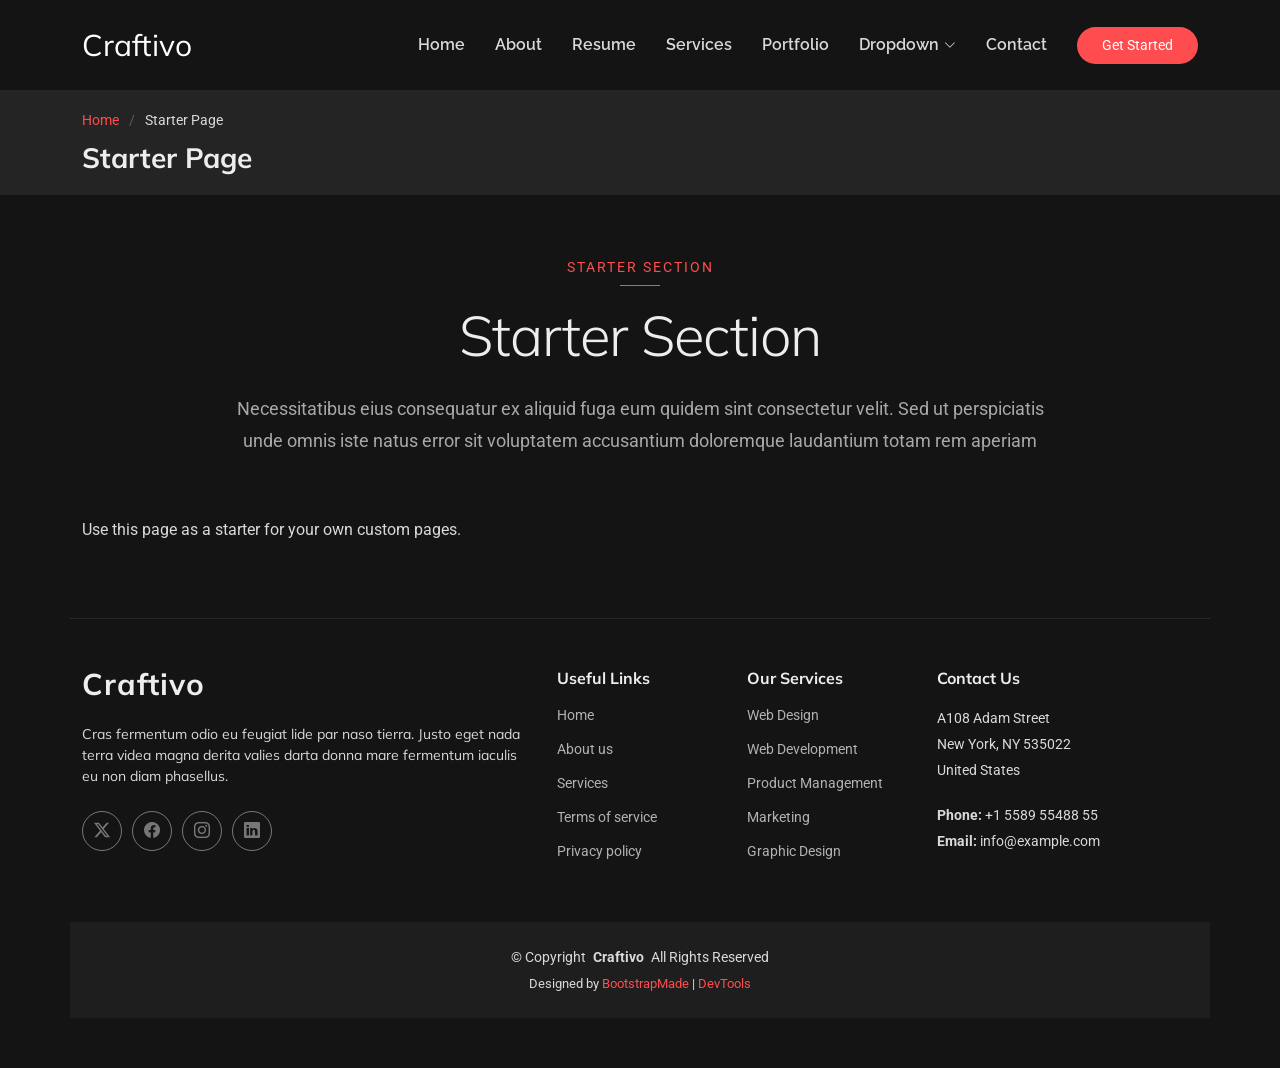
<file: starter-page.html>
<!DOCTYPE html>
<html lang="en">

<head>
  <meta charset="utf-8">
  <meta content="width=device-width, initial-scale=1.0" name="viewport">
  <title>Starter Page - Craftivo Bootstrap Template</title>
  <meta name="description" content="">
  <meta name="keywords" content="">

  <!-- Favicons -->
  <link href="assets/img/favicon.png" rel="icon">
  <link href="assets/img/apple-touch-icon.png" rel="apple-touch-icon">

  <!-- Fonts -->
  <link href="https://fonts.googleapis.com" rel="preconnect">
  <link href="https://fonts.gstatic.com" rel="preconnect" crossorigin>
  <link href="https://fonts.googleapis.com/css2?family=Roboto:ital,wght@0,100;0,300;0,400;0,500;0,700;0,900;1,100;1,300;1,400;1,500;1,700;1,900&family=Raleway:ital,wght@0,100;0,200;0,300;0,400;0,500;0,600;0,700;0,800;0,900;1,100;1,200;1,300;1,400;1,500;1,600;1,700;1,800;1,900&family=Mulish:ital,wght@0,200;0,300;0,400;0,500;0,600;0,700;0,800;0,900;1,200;1,300;1,400;1,500;1,600;1,700;1,800;1,900&display=swap" rel="stylesheet">

  <!-- Vendor CSS Files -->
  <link href="assets/vendor/bootstrap/css/bootstrap.min.css" rel="stylesheet">
  <link href="assets/vendor/bootstrap-icons/bootstrap-icons.css" rel="stylesheet">
  <link href="assets/vendor/aos/aos.css" rel="stylesheet">
  <link href="assets/vendor/glightbox/css/glightbox.min.css" rel="stylesheet">
  <link href="assets/vendor/swiper/swiper-bundle.min.css" rel="stylesheet">

  <!-- Main CSS File -->
  <link href="assets/css/main.css" rel="stylesheet">

  <!-- =======================================================
  * Template Name: Craftivo
  * Template URL: https://bootstrapmade.com/craftivo-bootstrap-portfolio-template/
  * Updated: Oct 04 2025 with Bootstrap v5.3.8
  * Author: BootstrapMade.com
  * License: https://bootstrapmade.com/license/
  ======================================================== -->
</head>

<body class="starter-page-page">

  <header id="header" class="header d-flex align-items-center sticky-top">
    <div class="container-fluid container-xl position-relative d-flex align-items-center">

      <a href="index.html" class="logo d-flex align-items-center me-auto">
        <!-- Uncomment the line below if you also wish to use an image logo -->
        <!-- <img src="assets/img/logo.webp" alt=""> -->
        <h1 class="sitename">Craftivo</h1>
      </a>

      <nav id="navmenu" class="navmenu">
        <ul>
          <li><a href="#hero">Home</a></li>
          <li><a href="#about">About</a></li>
          <li><a href="#resume">Resume</a></li>
          <li><a href="#services">Services</a></li>
          <li><a href="#portfolio">Portfolio</a></li>
          <li class="dropdown"><a href="#"><span>Dropdown</span> <i class="bi bi-chevron-down toggle-dropdown"></i></a>
            <ul>
              <li><a href="#">Dropdown 1</a></li>
              <li class="dropdown"><a href="#"><span>Deep Dropdown</span> <i class="bi bi-chevron-down toggle-dropdown"></i></a>
                <ul>
                  <li><a href="#">Deep Dropdown 1</a></li>
                  <li><a href="#">Deep Dropdown 2</a></li>
                  <li><a href="#">Deep Dropdown 3</a></li>
                  <li><a href="#">Deep Dropdown 4</a></li>
                  <li><a href="#">Deep Dropdown 5</a></li>
                </ul>
              </li>
              <li><a href="#">Dropdown 2</a></li>
              <li><a href="#">Dropdown 3</a></li>
              <li><a href="#">Dropdown 4</a></li>
            </ul>
          </li>
          <li><a href="#contact">Contact</a></li>
        </ul>
        <i class="mobile-nav-toggle d-xl-none bi bi-list"></i>
      </nav>

      <a class="btn-getstarted" href="#about">Get Started</a>

    </div>
  </header>

  <main class="main">

    <!-- Page Title -->
    <div class="page-title light-background">
      <div class="container">
        <nav class="breadcrumbs">
          <ol>
            <li><a href="index.html">Home</a></li>
            <li class="current">Starter Page</li>
          </ol>
        </nav>
        <h1>Starter Page</h1>
      </div>
    </div><!-- End Page Title -->

    <!-- Starter Section Section -->
    <section id="starter-section" class="starter-section section">

      <!-- Section Title -->
      <div class="container section-title" data-aos="fade-up">
        <span class="subtitle">Starter Section</span>
        <h2>Starter Section</h2>
        <p>Necessitatibus eius consequatur ex aliquid fuga eum quidem sint consectetur velit. Sed ut perspiciatis unde omnis iste natus error sit voluptatem accusantium doloremque laudantium totam rem aperiam</p>
      </div><!-- End Section Title -->

      <div class="container" data-aos="fade-up">
        <p>Use this page as a starter for your own custom pages.</p>
      </div>

    </section><!-- /Starter Section Section -->

  </main>

  <footer id="footer" class="footer">

    <div class="container footer-top">
      <div class="row gy-4">
        <div class="col-lg-5 col-md-12 footer-about">
          <a href="index.html" class="logo d-flex align-items-center">
            <span class="sitename">Craftivo</span>
          </a>
          <p>Cras fermentum odio eu feugiat lide par naso tierra. Justo eget nada terra videa magna derita valies darta donna mare fermentum iaculis eu non diam phasellus.</p>
          <div class="social-links d-flex mt-4">
            <a href=""><i class="bi bi-twitter-x"></i></a>
            <a href=""><i class="bi bi-facebook"></i></a>
            <a href=""><i class="bi bi-instagram"></i></a>
            <a href=""><i class="bi bi-linkedin"></i></a>
          </div>
        </div>

        <div class="col-lg-2 col-6 footer-links">
          <h4>Useful Links</h4>
          <ul>
            <li><a href="#">Home</a></li>
            <li><a href="#">About us</a></li>
            <li><a href="#">Services</a></li>
            <li><a href="#">Terms of service</a></li>
            <li><a href="#">Privacy policy</a></li>
          </ul>
        </div>

        <div class="col-lg-2 col-6 footer-links">
          <h4>Our Services</h4>
          <ul>
            <li><a href="#">Web Design</a></li>
            <li><a href="#">Web Development</a></li>
            <li><a href="#">Product Management</a></li>
            <li><a href="#">Marketing</a></li>
            <li><a href="#">Graphic Design</a></li>
          </ul>
        </div>

        <div class="col-lg-3 col-md-12 footer-contact text-center text-md-start">
          <h4>Contact Us</h4>
          <p>A108 Adam Street</p>
          <p>New York, NY 535022</p>
          <p>United States</p>
          <p class="mt-4"><strong>Phone:</strong> <span>+1 5589 55488 55</span></p>
          <p><strong>Email:</strong> <span>info@example.com</span></p>
        </div>

      </div>
    </div>

    <div class="container copyright text-center mt-4">
      <p>© <span>Copyright</span> <strong class="px-1 sitename">Craftivo</strong> <span>All Rights Reserved</span></p>
      <div class="credits">
        <!-- All the links in the footer should remain intact. -->
        <!-- You can delete the links only if you've purchased the pro version. -->
        <!-- Licensing information: https://bootstrapmade.com/license/ -->
        <!-- Purchase the pro version with working PHP/AJAX contact form: [buy-url] -->
        Designed by <a href="https://bootstrapmade.com/">BootstrapMade</a> | <a href="https://bootstrapmade.com/tools/">DevTools</a>
      </div>
    </div>

  </footer>

  <!-- Scroll Top -->
  <a href="#" id="scroll-top" class="scroll-top d-flex align-items-center justify-content-center"><i class="bi bi-arrow-up-short"></i></a>

  <!-- Preloader -->
  <div id="preloader"></div>

  <!-- Vendor JS Files -->
  <script src="assets/vendor/bootstrap/js/bootstrap.bundle.min.js"></script>
  <script src="assets/vendor/php-email-form/validate.js"></script>
  <script src="assets/vendor/aos/aos.js"></script>
  <script src="assets/vendor/typed.js/typed.umd.js"></script>
  <script src="assets/vendor/waypoints/noframework.waypoints.js"></script>
  <script src="assets/vendor/glightbox/js/glightbox.min.js"></script>
  <script src="assets/vendor/imagesloaded/imagesloaded.pkgd.min.js"></script>
  <script src="assets/vendor/isotope-layout/isotope.pkgd.min.js"></script>
  <script src="assets/vendor/swiper/swiper-bundle.min.js"></script>

  <!-- Main JS File -->
  <script src="assets/js/main.js"></script>

</body>

</html>
</file>
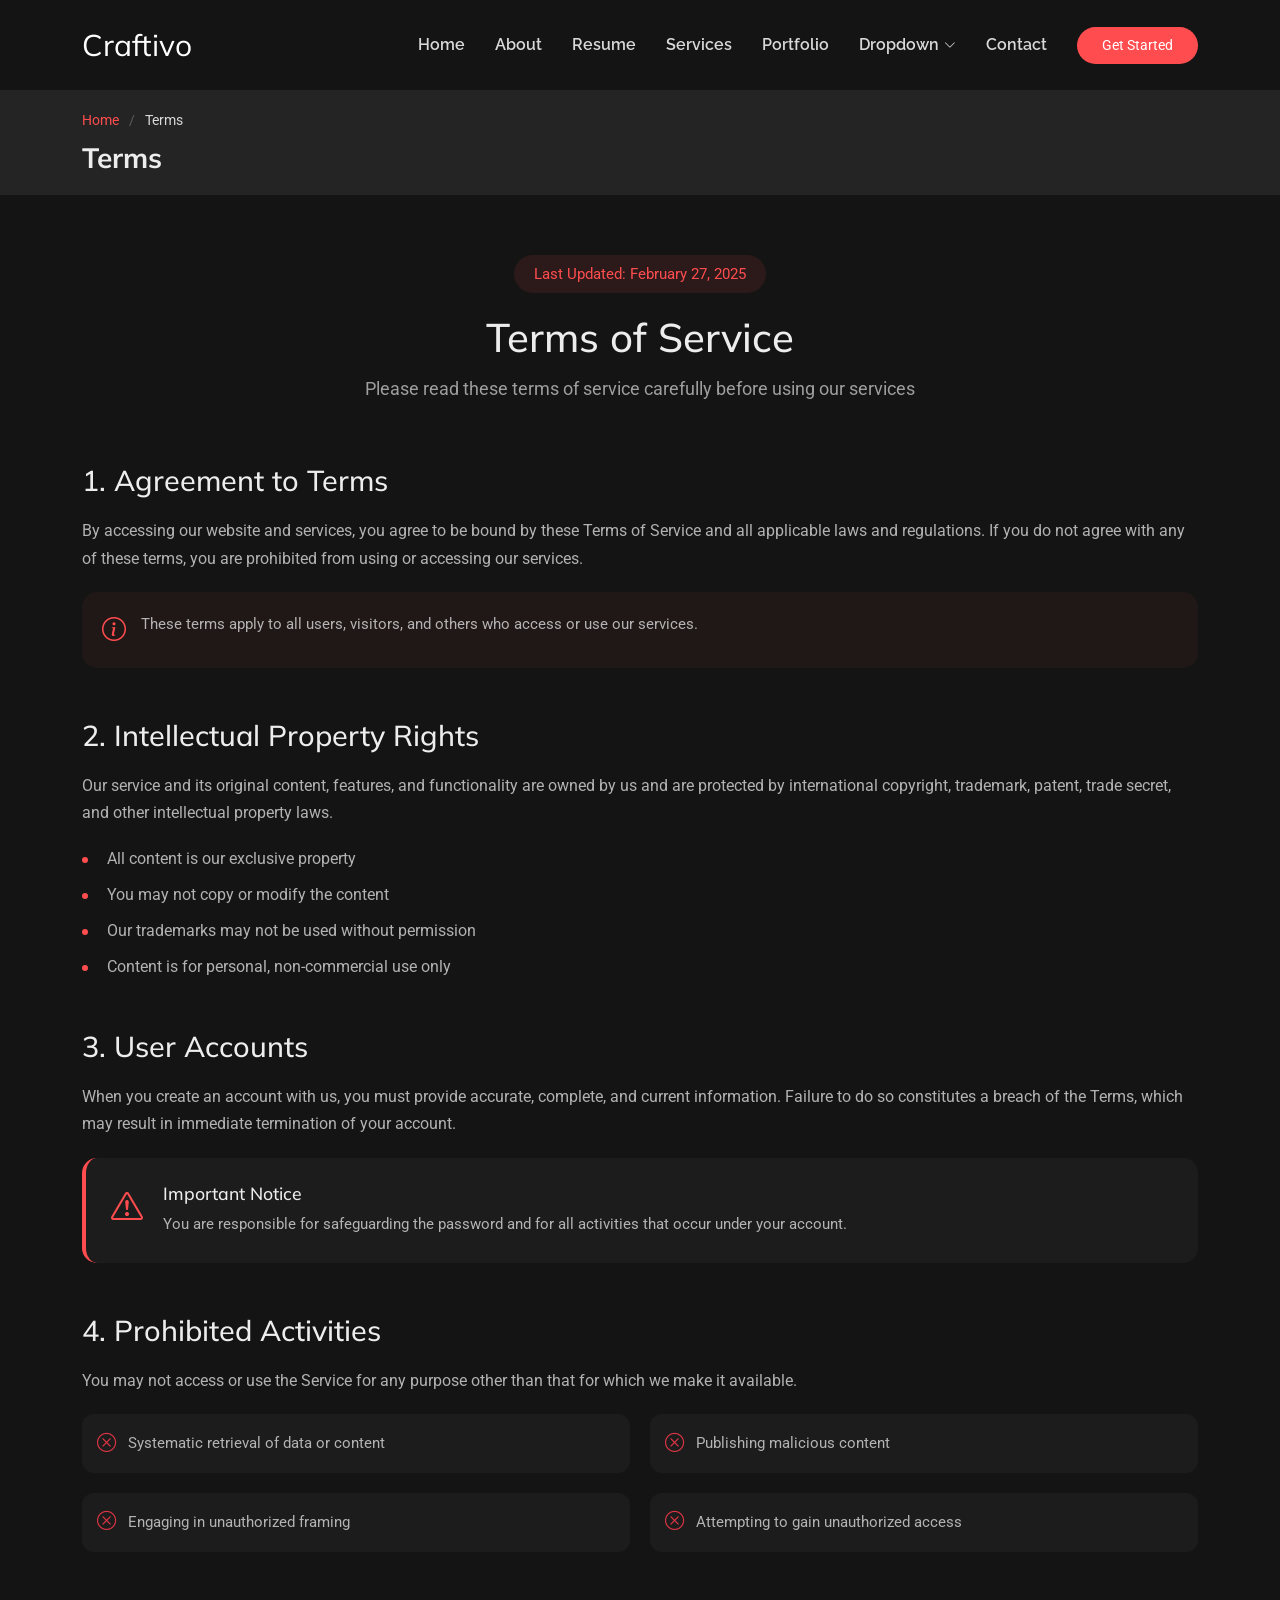
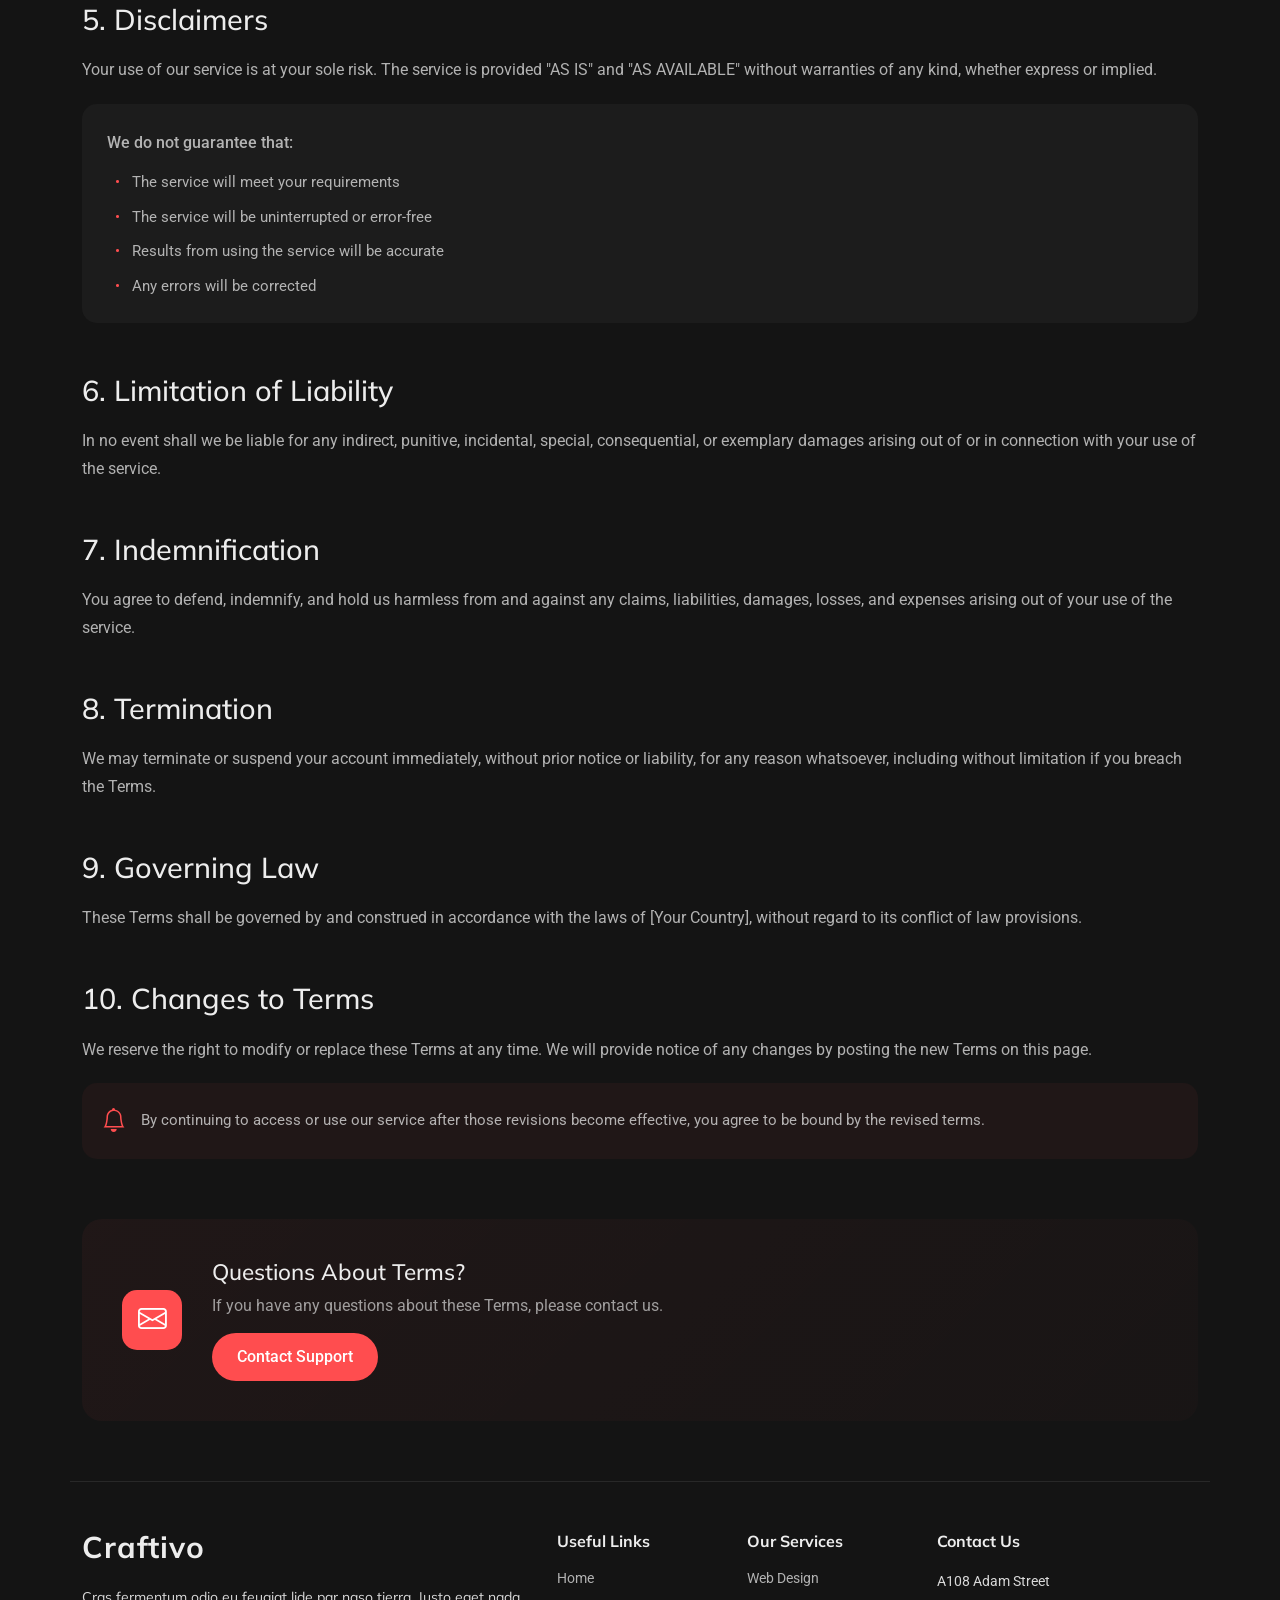
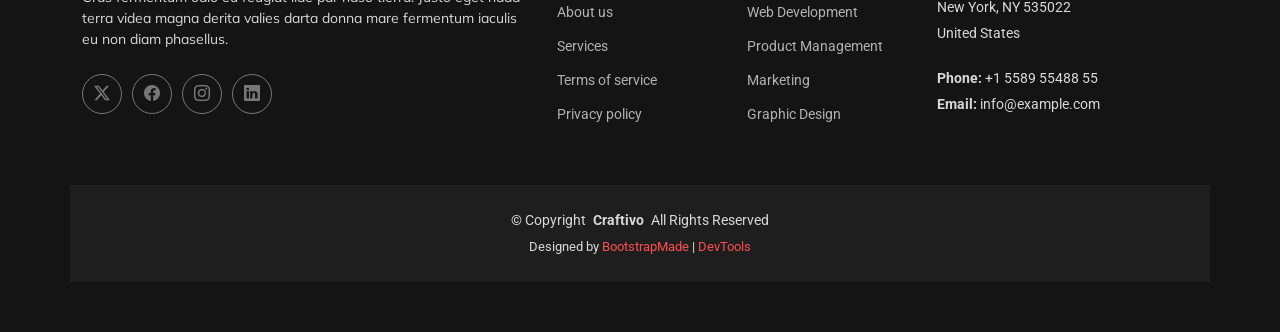
<file: terms.html>
<!DOCTYPE html>
<html lang="en">

<head>
  <meta charset="utf-8">
  <meta content="width=device-width, initial-scale=1.0" name="viewport">
  <title>Terms - Craftivo Bootstrap Template</title>
  <meta name="description" content="">
  <meta name="keywords" content="">

  <!-- Favicons -->
  <link href="assets/img/favicon.png" rel="icon">
  <link href="assets/img/apple-touch-icon.png" rel="apple-touch-icon">

  <!-- Fonts -->
  <link href="https://fonts.googleapis.com" rel="preconnect">
  <link href="https://fonts.gstatic.com" rel="preconnect" crossorigin>
  <link href="https://fonts.googleapis.com/css2?family=Roboto:ital,wght@0,100;0,300;0,400;0,500;0,700;0,900;1,100;1,300;1,400;1,500;1,700;1,900&family=Raleway:ital,wght@0,100;0,200;0,300;0,400;0,500;0,600;0,700;0,800;0,900;1,100;1,200;1,300;1,400;1,500;1,600;1,700;1,800;1,900&family=Mulish:ital,wght@0,200;0,300;0,400;0,500;0,600;0,700;0,800;0,900;1,200;1,300;1,400;1,500;1,600;1,700;1,800;1,900&display=swap" rel="stylesheet">

  <!-- Vendor CSS Files -->
  <link href="assets/vendor/bootstrap/css/bootstrap.min.css" rel="stylesheet">
  <link href="assets/vendor/bootstrap-icons/bootstrap-icons.css" rel="stylesheet">
  <link href="assets/vendor/aos/aos.css" rel="stylesheet">
  <link href="assets/vendor/glightbox/css/glightbox.min.css" rel="stylesheet">
  <link href="assets/vendor/swiper/swiper-bundle.min.css" rel="stylesheet">

  <!-- Main CSS File -->
  <link href="assets/css/main.css" rel="stylesheet">

  <!-- =======================================================
  * Template Name: Craftivo
  * Template URL: https://bootstrapmade.com/craftivo-bootstrap-portfolio-template/
  * Updated: Oct 04 2025 with Bootstrap v5.3.8
  * Author: BootstrapMade.com
  * License: https://bootstrapmade.com/license/
  ======================================================== -->
</head>

<body class="terms-page">

  <header id="header" class="header d-flex align-items-center sticky-top">
    <div class="container-fluid container-xl position-relative d-flex align-items-center">

      <a href="index.html" class="logo d-flex align-items-center me-auto">
        <!-- Uncomment the line below if you also wish to use an image logo -->
        <!-- <img src="assets/img/logo.webp" alt=""> -->
        <h1 class="sitename">Craftivo</h1>
      </a>

      <nav id="navmenu" class="navmenu">
        <ul>
          <li><a href="#hero">Home</a></li>
          <li><a href="#about">About</a></li>
          <li><a href="#resume">Resume</a></li>
          <li><a href="#services">Services</a></li>
          <li><a href="#portfolio">Portfolio</a></li>
          <li class="dropdown"><a href="#"><span>Dropdown</span> <i class="bi bi-chevron-down toggle-dropdown"></i></a>
            <ul>
              <li><a href="#">Dropdown 1</a></li>
              <li class="dropdown"><a href="#"><span>Deep Dropdown</span> <i class="bi bi-chevron-down toggle-dropdown"></i></a>
                <ul>
                  <li><a href="#">Deep Dropdown 1</a></li>
                  <li><a href="#">Deep Dropdown 2</a></li>
                  <li><a href="#">Deep Dropdown 3</a></li>
                  <li><a href="#">Deep Dropdown 4</a></li>
                  <li><a href="#">Deep Dropdown 5</a></li>
                </ul>
              </li>
              <li><a href="#">Dropdown 2</a></li>
              <li><a href="#">Dropdown 3</a></li>
              <li><a href="#">Dropdown 4</a></li>
            </ul>
          </li>
          <li><a href="#contact">Contact</a></li>
        </ul>
        <i class="mobile-nav-toggle d-xl-none bi bi-list"></i>
      </nav>

      <a class="btn-getstarted" href="#about">Get Started</a>

    </div>
  </header>

  <main class="main">

    <!-- Page Title -->
    <div class="page-title light-background">
      <div class="container">
        <nav class="breadcrumbs">
          <ol>
            <li><a href="index.html">Home</a></li>
            <li class="current">Terms</li>
          </ol>
        </nav>
        <h1>Terms</h1>
      </div>
    </div><!-- End Page Title -->

    <!-- Terms Of Service Section -->
    <section id="terms-of-service" class="terms-of-service section">

      <div class="container" data-aos="fade-up">
        <!-- Page Header -->
        <div class="tos-header text-center" data-aos="fade-up">
          <span class="last-updated">Last Updated: February 27, 2025</span>
          <h2>Terms of Service</h2>
          <p>Please read these terms of service carefully before using our services</p>
        </div>

        <!-- Content -->
        <div class="tos-content" data-aos="fade-up" data-aos-delay="200">
          <!-- Agreement Section -->
          <div id="agreement" class="content-section">
            <h3>1. Agreement to Terms</h3>
            <p>By accessing our website and services, you agree to be bound by these Terms of Service and all applicable laws and regulations. If you do not agree with any of these terms, you are prohibited from using or accessing our services.</p>
            <div class="info-box">
              <i class="bi bi-info-circle"></i>
              <p>These terms apply to all users, visitors, and others who access or use our services.</p>
            </div>
          </div>

          <!-- Intellectual Property -->
          <div id="intellectual-property" class="content-section">
            <h3>2. Intellectual Property Rights</h3>
            <p>Our service and its original content, features, and functionality are owned by us and are protected by international copyright, trademark, patent, trade secret, and other intellectual property laws.</p>
            <ul class="list-items">
              <li>All content is our exclusive property</li>
              <li>You may not copy or modify the content</li>
              <li>Our trademarks may not be used without permission</li>
              <li>Content is for personal, non-commercial use only</li>
            </ul>
          </div>

          <!-- User Accounts -->
          <div id="user-accounts" class="content-section">
            <h3>3. User Accounts</h3>
            <p>When you create an account with us, you must provide accurate, complete, and current information. Failure to do so constitutes a breach of the Terms, which may result in immediate termination of your account.</p>
            <div class="alert-box">
              <i class="bi bi-exclamation-triangle"></i>
              <div class="alert-content">
                <h5>Important Notice</h5>
                <p>You are responsible for safeguarding the password and for all activities that occur under your account.</p>
              </div>
            </div>
          </div>

          <!-- Prohibited Activities -->
          <div id="prohibited" class="content-section">
            <h3>4. Prohibited Activities</h3>
            <p>You may not access or use the Service for any purpose other than that for which we make it available.</p>
            <div class="prohibited-list">
              <div class="prohibited-item">
                <i class="bi bi-x-circle"></i>
                <span>Systematic retrieval of data or content</span>
              </div>
              <div class="prohibited-item">
                <i class="bi bi-x-circle"></i>
                <span>Publishing malicious content</span>
              </div>
              <div class="prohibited-item">
                <i class="bi bi-x-circle"></i>
                <span>Engaging in unauthorized framing</span>
              </div>
              <div class="prohibited-item">
                <i class="bi bi-x-circle"></i>
                <span>Attempting to gain unauthorized access</span>
              </div>
            </div>
          </div>

          <!-- Disclaimers -->
          <div id="disclaimer" class="content-section">
            <h3>5. Disclaimers</h3>
            <p>Your use of our service is at your sole risk. The service is provided "AS IS" and "AS AVAILABLE" without warranties of any kind, whether express or implied.</p>
            <div class="disclaimer-box">
              <p>We do not guarantee that:</p>
              <ul>
                <li>The service will meet your requirements</li>
                <li>The service will be uninterrupted or error-free</li>
                <li>Results from using the service will be accurate</li>
                <li>Any errors will be corrected</li>
              </ul>
            </div>
          </div>

          <!-- Limitation of Liability -->
          <div id="limitation" class="content-section">
            <h3>6. Limitation of Liability</h3>
            <p>In no event shall we be liable for any indirect, punitive, incidental, special, consequential, or exemplary damages arising out of or in connection with your use of the service.</p>
          </div>

          <!-- Indemnification -->
          <div id="indemnification" class="content-section">
            <h3>7. Indemnification</h3>
            <p>You agree to defend, indemnify, and hold us harmless from and against any claims, liabilities, damages, losses, and expenses arising out of your use of the service.</p>
          </div>

          <!-- Termination -->
          <div id="termination" class="content-section">
            <h3>8. Termination</h3>
            <p>We may terminate or suspend your account immediately, without prior notice or liability, for any reason whatsoever, including without limitation if you breach the Terms.</p>
          </div>

          <!-- Governing Law -->
          <div id="governing-law" class="content-section">
            <h3>9. Governing Law</h3>
            <p>These Terms shall be governed by and construed in accordance with the laws of [Your Country], without regard to its conflict of law provisions.</p>
          </div>

          <!-- Changes -->
          <div id="changes" class="content-section">
            <h3>10. Changes to Terms</h3>
            <p>We reserve the right to modify or replace these Terms at any time. We will provide notice of any changes by posting the new Terms on this page.</p>
            <div class="notice-box">
              <i class="bi bi-bell"></i>
              <p>By continuing to access or use our service after those revisions become effective, you agree to be bound by the revised terms.</p>
            </div>
          </div>
        </div>

        <!-- Contact Section -->
        <div class="tos-contact" data-aos="fade-up" data-aos-delay="300">
          <div class="contact-box">
            <div class="contact-icon">
              <i class="bi bi-envelope"></i>
            </div>
            <div class="contact-content">
              <h4>Questions About Terms?</h4>
              <p>If you have any questions about these Terms, please contact us.</p>
              <a href="#" class="contact-link">Contact Support</a>
            </div>
          </div>
        </div>
      </div>

    </section><!-- /Terms Of Service Section -->

  </main>

  <footer id="footer" class="footer">

    <div class="container footer-top">
      <div class="row gy-4">
        <div class="col-lg-5 col-md-12 footer-about">
          <a href="index.html" class="logo d-flex align-items-center">
            <span class="sitename">Craftivo</span>
          </a>
          <p>Cras fermentum odio eu feugiat lide par naso tierra. Justo eget nada terra videa magna derita valies darta donna mare fermentum iaculis eu non diam phasellus.</p>
          <div class="social-links d-flex mt-4">
            <a href=""><i class="bi bi-twitter-x"></i></a>
            <a href=""><i class="bi bi-facebook"></i></a>
            <a href=""><i class="bi bi-instagram"></i></a>
            <a href=""><i class="bi bi-linkedin"></i></a>
          </div>
        </div>

        <div class="col-lg-2 col-6 footer-links">
          <h4>Useful Links</h4>
          <ul>
            <li><a href="#">Home</a></li>
            <li><a href="#">About us</a></li>
            <li><a href="#">Services</a></li>
            <li><a href="#">Terms of service</a></li>
            <li><a href="#">Privacy policy</a></li>
          </ul>
        </div>

        <div class="col-lg-2 col-6 footer-links">
          <h4>Our Services</h4>
          <ul>
            <li><a href="#">Web Design</a></li>
            <li><a href="#">Web Development</a></li>
            <li><a href="#">Product Management</a></li>
            <li><a href="#">Marketing</a></li>
            <li><a href="#">Graphic Design</a></li>
          </ul>
        </div>

        <div class="col-lg-3 col-md-12 footer-contact text-center text-md-start">
          <h4>Contact Us</h4>
          <p>A108 Adam Street</p>
          <p>New York, NY 535022</p>
          <p>United States</p>
          <p class="mt-4"><strong>Phone:</strong> <span>+1 5589 55488 55</span></p>
          <p><strong>Email:</strong> <span>info@example.com</span></p>
        </div>

      </div>
    </div>

    <div class="container copyright text-center mt-4">
      <p>© <span>Copyright</span> <strong class="px-1 sitename">Craftivo</strong> <span>All Rights Reserved</span></p>
      <div class="credits">
        <!-- All the links in the footer should remain intact. -->
        <!-- You can delete the links only if you've purchased the pro version. -->
        <!-- Licensing information: https://bootstrapmade.com/license/ -->
        <!-- Purchase the pro version with working PHP/AJAX contact form: [buy-url] -->
        Designed by <a href="https://bootstrapmade.com/">BootstrapMade</a> | <a href="https://bootstrapmade.com/tools/">DevTools</a>
      </div>
    </div>

  </footer>

  <!-- Scroll Top -->
  <a href="#" id="scroll-top" class="scroll-top d-flex align-items-center justify-content-center"><i class="bi bi-arrow-up-short"></i></a>

  <!-- Preloader -->
  <div id="preloader"></div>

  <!-- Vendor JS Files -->
  <script src="assets/vendor/bootstrap/js/bootstrap.bundle.min.js"></script>
  <script src="assets/vendor/php-email-form/validate.js"></script>
  <script src="assets/vendor/aos/aos.js"></script>
  <script src="assets/vendor/typed.js/typed.umd.js"></script>
  <script src="assets/vendor/waypoints/noframework.waypoints.js"></script>
  <script src="assets/vendor/glightbox/js/glightbox.min.js"></script>
  <script src="assets/vendor/imagesloaded/imagesloaded.pkgd.min.js"></script>
  <script src="assets/vendor/isotope-layout/isotope.pkgd.min.js"></script>
  <script src="assets/vendor/swiper/swiper-bundle.min.js"></script>

  <!-- Main JS File -->
  <script src="assets/js/main.js"></script>

</body>

</html>
</file>
<file: assets/css/main.css>
/**
* Template Name: Craftivo
* Template URL: https://bootstrapmade.com/craftivo-bootstrap-portfolio-template/
* Updated: Oct 04 2025 with Bootstrap v5.3.8
* Author: BootstrapMade.com
* License: https://bootstrapmade.com/license/
*/

@charset "UTF-8";

/*--------------------------------------------------------------
# Font & Color Variables
# Help: https://bootstrapmade.com/color-system/
--------------------------------------------------------------*/
/* Fonts */
:root {
  --default-font: "Roboto",  system-ui, -apple-system, "Segoe UI", Roboto, "Helvetica Neue", Arial, "Noto Sans", "Liberation Sans", sans-serif, "Apple Color Emoji", "Segoe UI Emoji", "Segoe UI Symbol", "Noto Color Emoji";
  --heading-font: "Mulish",  sans-serif;
  --nav-font: "Raleway",  sans-serif;
}

/* Global Colors - The following color variables are used throughout the website. Updating them here will change the color scheme of the entire website */
:root { 
  --background-color: #141414; /* Background color for the entire website, including individual sections */
  --default-color: #d9d9d9; /* Default color used for the majority of the text content across the entire website */
  --heading-color: #ededed; /* Color for headings, subheadings and title throughout the website */
  --accent-color: #ff4d4f; /* Accent color that represents your brand on the website. It's used for buttons, links, and other elements that need to stand out */
  --surface-color: #1c1c1c; /* The surface color is used as a background of boxed elements within sections, such as cards, icon boxes, or other elements that require a visual separation from the global background. */
  --contrast-color: #ffffff; /* Contrast color for text, ensuring readability against backgrounds of accent, heading, or default colors. */
}

/* Nav Menu Colors - The following color variables are used specifically for the navigation menu. They are separate from the global colors to allow for more customization options */
:root {
  --nav-color: #d9d9d9;  /* The default color of the main navmenu links */
  --nav-hover-color: #ff4d4f; /* Applied to main navmenu links when they are hovered over or active */
  --nav-mobile-background-color: #2e2e2e; /* Used as the background color for mobile navigation menu */
  --nav-dropdown-background-color: #2e2e2e; /* Used as the background color for dropdown items that appear when hovering over primary navigation items */
  --nav-dropdown-color: #d9d9d9; /* Used for navigation links of the dropdown items in the navigation menu. */
  --nav-dropdown-hover-color: #ff4d4f; /* Similar to --nav-hover-color, this color is applied to dropdown navigation links when they are hovered over. */
}

/* Color Presets - These classes override global colors when applied to any section or element, providing reuse of the sam color scheme. */

.light-background {
  --background-color: rgba(41, 41, 41, 0.8);
  --surface-color: #484848;
}

.dark-background {
  --background-color: #060606;
  --default-color: #ffffff;
  --heading-color: #ffffff;
  --surface-color: #252525;
  --contrast-color: #ffffff;
}

/* Smooth scroll */
:root {
  scroll-behavior: smooth;
}

/*--------------------------------------------------------------
# General Styling & Shared Classes
--------------------------------------------------------------*/
body {
  color: var(--default-color);
  background-color: var(--background-color);
  font-family: var(--default-font);
}

a {
  color: var(--accent-color);
  text-decoration: none;
  transition: 0.3s;
}

a:hover {
  color: color-mix(in srgb, var(--accent-color), transparent 25%);
  text-decoration: none;
}

h1,
h2,
h3,
h4,
h5,
h6 {
  color: var(--heading-color);
  font-family: var(--heading-font);
}

/* PHP Email Form Messages
------------------------------*/
.php-email-form .error-message {
  display: none;
  background: #df1529;
  color: #ffffff;
  text-align: left;
  padding: 15px;
  margin-bottom: 24px;
  font-weight: 600;
}

.php-email-form .sent-message {
  display: none;
  color: #ffffff;
  background: #059652;
  text-align: center;
  padding: 15px;
  margin-bottom: 24px;
  font-weight: 600;
}

.php-email-form .loading {
  display: none;
  background: var(--surface-color);
  text-align: center;
  padding: 15px;
  margin-bottom: 24px;
}

.php-email-form .loading:before {
  content: "";
  display: inline-block;
  border-radius: 50%;
  width: 24px;
  height: 24px;
  margin: 0 10px -6px 0;
  border: 3px solid var(--accent-color);
  border-top-color: var(--surface-color);
  animation: php-email-form-loading 1s linear infinite;
}

@keyframes php-email-form-loading {
  0% {
    transform: rotate(0deg);
  }

  100% {
    transform: rotate(360deg);
  }
}

/*--------------------------------------------------------------
# Global Header
--------------------------------------------------------------*/
.header {
  --heading-color: #ffffff;
  color: var(--default-color);
  background-color: var(--background-color);
  padding: 15px 0;
  transition: all 0.5s;
  z-index: 997;
}

.header .logo {
  line-height: 1;
}

.header .logo img {
  max-height: 36px;
  margin-right: 8px;
}

.header .logo h1 {
  font-size: 30px;
  margin: 0;
  font-weight: 400;
  color: var(--heading-color);
}

.header .btn-getstarted,
.header .btn-getstarted:focus {
  color: var(--contrast-color);
  background: var(--accent-color);
  font-size: 14px;
  padding: 8px 25px;
  margin: 0 0 0 30px;
  border-radius: 50px;
  transition: 0.3s;
}

.header .btn-getstarted:hover,
.header .btn-getstarted:focus:hover {
  color: var(--contrast-color);
  background: color-mix(in srgb, var(--accent-color), transparent 15%);
}

@media (max-width: 1200px) {
  .header .logo {
    order: 1;
  }

  .header .btn-getstarted {
    order: 2;
    margin: 0 15px 0 0;
    padding: 6px 15px;
  }

  .header .navmenu {
    order: 3;
  }
}

.scrolled .header {
  box-shadow: 0px 0 18px rgba(0, 0, 0, 0.1);
}

/* Global Header on Scroll
------------------------------*/
.scrolled .header {
  --background-color: rgba(20, 20, 20, 0.8);
}

/* Index Page Header
------------------------------*/
.index-page .header {
  --background-color: rgba(255, 255, 255, 0);
}

/* Index Page Header on Scroll
------------------------------*/
.index-page.scrolled .header {
  --background-color: rgba(20, 20, 20, 0.8);
}

/*--------------------------------------------------------------
# Navigation Menu
--------------------------------------------------------------*/
/* Navmenu - Desktop */
@media (min-width: 1200px) {
  .navmenu {
    padding: 0;
  }

  .navmenu ul {
    margin: 0;
    padding: 0;
    display: flex;
    list-style: none;
    align-items: center;
  }

  .navmenu li {
    position: relative;
  }

  .navmenu a,
  .navmenu a:focus {
    color: var(--nav-color);
    padding: 18px 15px;
    font-size: 16px;
    font-family: var(--nav-font);
    font-weight: 600;
    display: flex;
    align-items: center;
    justify-content: space-between;
    white-space: nowrap;
    transition: 0.3s;
  }

  .navmenu a i,
  .navmenu a:focus i {
    font-size: 12px;
    line-height: 0;
    margin-left: 5px;
    transition: 0.3s;
  }

  .navmenu li:last-child a {
    padding-right: 0;
  }

  .navmenu li:hover>a,
  .navmenu .active,
  .navmenu .active:focus {
    color: var(--nav-hover-color);
  }

  .navmenu .dropdown ul {
    margin: 0;
    padding: 10px 0;
    background: var(--nav-dropdown-background-color);
    display: block;
    position: absolute;
    visibility: hidden;
    left: 14px;
    top: 130%;
    opacity: 0;
    transition: 0.3s;
    border-radius: 4px;
    z-index: 99;
    box-shadow: 0px 0px 30px rgba(0, 0, 0, 0.1);
  }

  .navmenu .dropdown ul li {
    min-width: 200px;
  }

  .navmenu .dropdown ul a {
    padding: 10px 20px;
    font-size: 15px;
    text-transform: none;
    color: var(--nav-dropdown-color);
  }

  .navmenu .dropdown ul a i {
    font-size: 12px;
  }

  .navmenu .dropdown ul a:hover,
  .navmenu .dropdown ul .active:hover,
  .navmenu .dropdown ul li:hover>a {
    color: var(--nav-dropdown-hover-color);
  }

  .navmenu .dropdown:hover>ul {
    opacity: 1;
    top: 100%;
    visibility: visible;
  }

  .navmenu .dropdown .dropdown ul {
    top: 0;
    left: -90%;
    visibility: hidden;
  }

  .navmenu .dropdown .dropdown:hover>ul {
    opacity: 1;
    top: 0;
    left: -100%;
    visibility: visible;
  }
}

/* Navmenu - Mobile */
@media (max-width: 1199px) {
  .mobile-nav-toggle {
    color: var(--nav-color);
    font-size: 28px;
    line-height: 0;
    margin-right: 10px;
    cursor: pointer;
    transition: color 0.3s;
  }

  .navmenu {
    padding: 0;
    z-index: 9997;
  }

  .navmenu ul {
    display: none;
    list-style: none;
    position: absolute;
    inset: 60px 20px 20px 20px;
    padding: 10px 0;
    margin: 0;
    border-radius: 6px;
    background-color: var(--nav-mobile-background-color);
    overflow-y: auto;
    transition: 0.3s;
    z-index: 9998;
    box-shadow: 0px 0px 30px rgba(0, 0, 0, 0.1);
  }

  .navmenu a,
  .navmenu a:focus {
    color: var(--nav-dropdown-color);
    padding: 10px 20px;
    font-family: var(--nav-font);
    font-size: 17px;
    font-weight: 500;
    display: flex;
    align-items: center;
    justify-content: space-between;
    white-space: nowrap;
    transition: 0.3s;
  }

  .navmenu a i,
  .navmenu a:focus i {
    font-size: 12px;
    line-height: 0;
    margin-left: 5px;
    width: 30px;
    height: 30px;
    display: flex;
    align-items: center;
    justify-content: center;
    border-radius: 50%;
    transition: 0.3s;
    background-color: color-mix(in srgb, var(--accent-color), transparent 90%);
  }

  .navmenu a i:hover,
  .navmenu a:focus i:hover {
    background-color: var(--accent-color);
    color: var(--contrast-color);
  }

  .navmenu a:hover,
  .navmenu .active,
  .navmenu .active:focus {
    color: var(--nav-dropdown-hover-color);
  }

  .navmenu .active i,
  .navmenu .active:focus i {
    background-color: var(--accent-color);
    color: var(--contrast-color);
    transform: rotate(180deg);
  }

  .navmenu .dropdown ul {
    position: static;
    display: none;
    z-index: 99;
    padding: 10px 0;
    margin: 10px 20px;
    background-color: var(--nav-dropdown-background-color);
    border: 1px solid color-mix(in srgb, var(--default-color), transparent 90%);
    box-shadow: none;
    transition: all 0.5s ease-in-out;
  }

  .navmenu .dropdown ul ul {
    background-color: rgba(33, 37, 41, 0.1);
  }

  .navmenu .dropdown>.dropdown-active {
    display: block;
    background-color: rgba(33, 37, 41, 0.03);
  }

  .mobile-nav-active {
    overflow: hidden;
  }

  .mobile-nav-active .mobile-nav-toggle {
    color: #fff;
    position: absolute;
    font-size: 32px;
    top: 15px;
    right: 15px;
    margin-right: 0;
    z-index: 9999;
  }

  .mobile-nav-active .navmenu {
    position: fixed;
    overflow: hidden;
    inset: 0;
    background: rgba(33, 37, 41, 0.8);
    transition: 0.3s;
  }

  .mobile-nav-active .navmenu>ul {
    display: block;
  }
}

/*--------------------------------------------------------------
# Global Footer
--------------------------------------------------------------*/
.footer {
  color: var(--default-color);
  background-color: var(--background-color);
  font-size: 14px;
  padding-bottom: 50px;
  position: relative;
}

.footer .footer-top {
  padding-top: 50px;
  border-top: 1px solid color-mix(in srgb, var(--default-color), transparent 90%);
}

.footer .footer-about .logo {
  line-height: 1;
  margin-bottom: 25px;
}

.footer .footer-about .logo img {
  max-height: 40px;
  margin-right: 6px;
}

.footer .footer-about .logo span {
  color: var(--heading-color);
  font-size: 30px;
  font-weight: 700;
  letter-spacing: 1px;
  font-family: var(--heading-font);
}

.footer .footer-about p {
  font-size: 14px;
  font-family: var(--heading-font);
}

.footer .social-links a {
  display: flex;
  align-items: center;
  justify-content: center;
  width: 40px;
  height: 40px;
  border-radius: 50%;
  border: 1px solid color-mix(in srgb, var(--default-color), transparent 50%);
  font-size: 16px;
  color: color-mix(in srgb, var(--default-color), transparent 50%);
  margin-right: 10px;
  transition: 0.3s;
}

.footer .social-links a:hover {
  color: var(--accent-color);
  border-color: var(--accent-color);
}

.footer h4 {
  font-size: 16px;
  font-weight: bold;
  position: relative;
  padding-bottom: 12px;
}

.footer .footer-links {
  margin-bottom: 30px;
}

.footer .footer-links ul {
  list-style: none;
  padding: 0;
  margin: 0;
}

.footer .footer-links ul i {
  padding-right: 2px;
  font-size: 12px;
  line-height: 0;
}

.footer .footer-links ul li {
  padding: 10px 0;
  display: flex;
  align-items: center;
}

.footer .footer-links ul li:first-child {
  padding-top: 0;
}

.footer .footer-links ul a {
  color: color-mix(in srgb, var(--default-color), transparent 20%);
  display: inline-block;
  line-height: 1;
}

.footer .footer-links ul a:hover {
  color: var(--accent-color);
}

.footer .footer-contact p {
  margin-bottom: 5px;
}

.footer .copyright {
  padding-top: 25px;
  padding-bottom: 25px;
  background-color: color-mix(in srgb, var(--default-color), transparent 95%);
}

.footer .copyright p {
  margin-bottom: 0;
}

.footer .credits {
  margin-top: 6px;
  font-size: 13px;
}

/*--------------------------------------------------------------
# Preloader
--------------------------------------------------------------*/
#preloader {
  position: fixed;
  inset: 0;
  z-index: 999999;
  overflow: hidden;
  background: var(--background-color);
  transition: all 0.6s ease-out;
}

#preloader:before {
  content: "";
  position: fixed;
  top: calc(50% - 30px);
  left: calc(50% - 30px);
  border: 6px solid #ffffff;
  border-color: var(--accent-color) transparent var(--accent-color) transparent;
  border-radius: 50%;
  width: 60px;
  height: 60px;
  animation: animate-preloader 1.5s linear infinite;
}

@keyframes animate-preloader {
  0% {
    transform: rotate(0deg);
  }

  100% {
    transform: rotate(360deg);
  }
}

/*--------------------------------------------------------------
# Scroll Top Button
--------------------------------------------------------------*/
.scroll-top {
  position: fixed;
  visibility: hidden;
  opacity: 0;
  right: 15px;
  bottom: 15px;
  z-index: 99999;
  background-color: var(--accent-color);
  width: 40px;
  height: 40px;
  border-radius: 4px;
  transition: all 0.4s;
}

.scroll-top i {
  font-size: 24px;
  color: var(--contrast-color);
  line-height: 0;
}

.scroll-top:hover {
  background-color: color-mix(in srgb, var(--accent-color), transparent 20%);
  color: var(--contrast-color);
}

.scroll-top.active {
  visibility: visible;
  opacity: 1;
}

/*--------------------------------------------------------------
# Disable aos animation delay on mobile devices
--------------------------------------------------------------*/
@media screen and (max-width: 768px) {
  [data-aos-delay] {
    transition-delay: 0 !important;
  }
}

/*--------------------------------------------------------------
# Global Page Titles & Breadcrumbs
--------------------------------------------------------------*/
.page-title {
  color: var(--default-color);
  background-color: var(--background-color);
  padding: 20px 0;
  position: relative;
}

.page-title h1 {
  font-size: 28px;
  font-weight: 700;
  margin: 0;
}

.page-title .breadcrumbs ol {
  display: flex;
  flex-wrap: wrap;
  list-style: none;
  padding: 0 0 10px 0;
  margin: 0;
  font-size: 14px;
  font-weight: 400;
}

.page-title .breadcrumbs ol li+li {
  padding-left: 10px;
}

.page-title .breadcrumbs ol li+li::before {
  content: "/";
  display: inline-block;
  padding-right: 10px;
  color: color-mix(in srgb, var(--default-color), transparent 70%);
}

/*--------------------------------------------------------------
# Global Sections
--------------------------------------------------------------*/
section,
.section {
  color: var(--default-color);
  background-color: var(--background-color);
  padding: 60px 0;
  scroll-margin-top: 90px;
  overflow: clip;
}

@media (max-width: 1199px) {

  section,
  .section {
    scroll-margin-top: 66px;
  }
}

/*--------------------------------------------------------------
# Global Section Titles
--------------------------------------------------------------*/
.section-title {
  text-align: center;
  padding-bottom: 60px;
  position: relative;
}

.section-title h2 {
  font-size: 3.5rem;
  font-weight: 300;
  line-height: 1.2;
  color: var(--heading-color);
  margin-bottom: 1.5rem;
  letter-spacing: -1px;
}

@media (max-width: 768px) {
  .section-title h2 {
    font-size: 2.5rem;
  }
}

.section-title .subtitle {
  display: inline-block;
  font-size: 0.875rem;
  font-weight: 400;
  color: var(--accent-color);
  text-transform: uppercase;
  letter-spacing: 2px;
  margin-bottom: 1.5rem;
  position: relative;
}

.section-title .subtitle::after {
  content: "";
  position: absolute;
  bottom: -8px;
  left: 50%;
  transform: translateX(-50%);
  width: 40px;
  height: 1px;
  background: var(--accent-color);
}

.section-title p {
  font-size: 1.125rem;
  line-height: 1.8;
  color: color-mix(in srgb, var(--default-color), transparent 25%);
  max-width: 900px;
  margin: 0 auto;
  text-wrap: balance;
}

/*--------------------------------------------------------------
# Hero Section
--------------------------------------------------------------*/
.hero {
  padding-top: 80px;
  min-height: 100vh;
  position: relative;
  display: flex;
  align-items: center;
  justify-content: center;
  overflow: hidden;
  padding-bottom: 80px;
}

.hero img {
  position: absolute;
  inset: 0;
  display: block;
  width: 100%;
  height: 100%;
  object-fit: cover;
  z-index: 1;
}

.hero:before {
  content: "";
  background: color-mix(in srgb, var(--background-color), transparent 30%);
  position: absolute;
  inset: 0;
  z-index: 2;
  border-radius: 0;
}

.hero .container {
  position: relative;
  z-index: 3;
}

.hero h2 {
  margin: 0;
  font-size: 48px;
  font-weight: 700;
}

.hero p {
  margin: 10px 0 0 0;
  font-size: 24px;
  color: color-mix(in srgb, var(--default-color), transparent 20%);
}

.hero p span {
  color: var(--accent-color);
  letter-spacing: 1px;
  border-bottom: 2px solid var(--accent-color);
}

.hero .social-links {
  margin-top: 30px;
  display: flex;
  justify-content: center;
  gap: 15px;
}

.hero .social-links a {
  display: flex;
  align-items: center;
  justify-content: center;
  width: 50px;
  height: 50px;
  border-radius: 50%;
  background: color-mix(in srgb, var(--default-color), transparent 92%);
  color: var(--default-color);
  font-size: 20px;
  transition: 0.3s;
}

.hero .social-links a:hover {
  background: var(--accent-color);
  color: var(--contrast-color);
  transform: translateY(-3px);
}

@media (max-width: 768px) {
  .hero h2 {
    font-size: 32px;
  }

  .hero p {
    font-size: 20px;
  }
}

/*--------------------------------------------------------------
# About Section
--------------------------------------------------------------*/
.about {
  overflow: hidden;
  position: relative;
}

.about::before {
  content: "";
  position: absolute;
  top: -50%;
  right: -20%;
  width: 800px;
  height: 800px;
  background: radial-gradient(circle, color-mix(in srgb, var(--accent-color), transparent 85%) 0%, transparent 70%);
  border-radius: 50%;
  z-index: 0;
  pointer-events: none;
}

.about .container {
  position: relative;
  z-index: 1;
}

.about .profile-card {
  background: var(--surface-color);
  border-radius: 24px;
  padding: 40px;
  box-shadow: 0 8px 30px rgba(0, 0, 0, 0.08);
  position: sticky;
  top: 100px;
}

.about .profile-card .profile-header {
  text-align: center;
  padding-bottom: 30px;
  border-bottom: 1px solid color-mix(in srgb, var(--default-color), transparent 90%);
}

.about .profile-card .profile-header .profile-avatar {
  width: 140px;
  height: 140px;
  margin: 0 auto 24px;
  position: relative;
  border-radius: 50%;
  padding: 6px;
  background: linear-gradient(135deg, var(--accent-color), color-mix(in srgb, var(--accent-color), #ff6b9d 50%));
}

.about .profile-card .profile-header .profile-avatar img {
  width: 100%;
  height: 100%;
  object-fit: cover;
  border-radius: 50%;
  border: 4px solid var(--surface-color);
}

.about .profile-card .profile-header .profile-avatar .status-indicator {
  position: absolute;
  bottom: 8px;
  right: 8px;
  width: 24px;
  height: 24px;
  background: #10b981;
  border: 4px solid var(--surface-color);
  border-radius: 50%;
  animation: pulse 2s infinite;
}

.about .profile-card .profile-header h3 {
  font-size: 24px;
  font-weight: 700;
  margin-bottom: 8px;
  color: var(--heading-color);
}

.about .profile-card .profile-header .role {
  display: inline-block;
  font-size: 15px;
  color: var(--accent-color);
  font-weight: 500;
  margin-bottom: 16px;
}

.about .profile-card .profile-header .rating {
  display: flex;
  align-items: center;
  justify-content: center;
  gap: 4px;
  margin-top: 12px;
}

.about .profile-card .profile-header .rating i {
  color: #fbbf24;
  font-size: 16px;
}

.about .profile-card .profile-header .rating span {
  margin-left: 8px;
  font-weight: 600;
  color: var(--default-color);
  font-size: 15px;
}

.about .profile-card .profile-stats {
  display: grid;
  grid-template-columns: repeat(3, 1fr);
  gap: 20px;
  padding: 30px 0;
  border-bottom: 1px solid color-mix(in srgb, var(--default-color), transparent 90%);
}

.about .profile-card .profile-stats .stat-item {
  text-align: center;
}

.about .profile-card .profile-stats .stat-item h4 {
  font-size: 28px;
  font-weight: 700;
  color: var(--accent-color);
  margin-bottom: 6px;
}

.about .profile-card .profile-stats .stat-item p {
  font-size: 13px;
  color: color-mix(in srgb, var(--default-color), transparent 30%);
  text-transform: uppercase;
  letter-spacing: 0.5px;
  margin: 0;
}

.about .profile-card .profile-actions {
  display: flex;
  flex-direction: column;
  gap: 12px;
  padding: 30px 0;
  border-bottom: 1px solid color-mix(in srgb, var(--default-color), transparent 90%);
}

.about .profile-card .profile-actions a {
  display: flex;
  align-items: center;
  justify-content: center;
  gap: 10px;
  padding: 14px 24px;
  border-radius: 12px;
  font-weight: 600;
  font-size: 15px;
  text-decoration: none;
  transition: all 0.3s ease;
}

.about .profile-card .profile-actions a.btn-primary {
  background: var(--accent-color);
  color: var(--contrast-color);
}

.about .profile-card .profile-actions a.btn-primary:hover {
  background: color-mix(in srgb, var(--accent-color), #000 15%);
  transform: translateY(-2px);
  box-shadow: 0 6px 20px rgba(0, 0, 0, 0.15);
}

.about .profile-card .profile-actions a.btn-secondary {
  background: color-mix(in srgb, var(--accent-color), transparent 90%);
  color: var(--accent-color);
}

.about .profile-card .profile-actions a.btn-secondary:hover {
  background: color-mix(in srgb, var(--accent-color), transparent 85%);
}

.about .profile-card .profile-actions a i {
  font-size: 18px;
}

.about .profile-card .social-connect {
  display: flex;
  justify-content: center;
  gap: 12px;
  padding-top: 30px;
}

.about .profile-card .social-connect a {
  width: 44px;
  height: 44px;
  display: flex;
  align-items: center;
  justify-content: center;
  background: color-mix(in srgb, var(--default-color), transparent 94%);
  border-radius: 12px;
  color: var(--default-color);
  font-size: 18px;
  transition: all 0.3s ease;
}

.about .profile-card .social-connect a:hover {
  background: var(--accent-color);
  color: var(--contrast-color);
  transform: translateY(-3px);
}

.about .content-wrapper .bio-section {
  margin-bottom: 50px;
}

.about .content-wrapper .bio-section .section-tag {
  display: inline-block;
  padding: 6px 16px;
  background: color-mix(in srgb, var(--accent-color), transparent 90%);
  color: var(--accent-color);
  border-radius: 20px;
  font-size: 13px;
  font-weight: 600;
  text-transform: uppercase;
  letter-spacing: 0.5px;
  margin-bottom: 16px;
}

.about .content-wrapper .bio-section h2 {
  font-size: 36px;
  font-weight: 700;
  color: var(--heading-color);
  margin-bottom: 24px;
  line-height: 1.2;
}

.about .content-wrapper .bio-section p {
  font-size: 16px;
  line-height: 1.8;
  color: var(--default-color);
  margin-bottom: 16px;
}

.about .content-wrapper .bio-section p:last-child {
  margin-bottom: 0;
}

.about .content-wrapper .details-grid {
  display: grid;
  grid-template-columns: repeat(2, 1fr);
  gap: 24px;
  margin-bottom: 50px;
}

.about .content-wrapper .details-grid .detail-item {
  display: flex;
  align-items: center;
  gap: 16px;
  padding: 24px;
  background: var(--surface-color);
  border-radius: 16px;
  border: 1px solid color-mix(in srgb, var(--default-color), transparent 92%);
  transition: all 0.3s ease;
}

.about .content-wrapper .details-grid .detail-item:hover {
  border-color: var(--accent-color);
  transform: translateY(-3px);
  box-shadow: 0 8px 24px rgba(0, 0, 0, 0.08);
}

.about .content-wrapper .details-grid .detail-item i {
  font-size: 28px;
  color: var(--accent-color);
  flex-shrink: 0;
}

.about .content-wrapper .details-grid .detail-item .detail-content span {
  display: block;
  font-size: 13px;
  color: color-mix(in srgb, var(--default-color), transparent 40%);
  text-transform: uppercase;
  letter-spacing: 0.5px;
  margin-bottom: 4px;
}

.about .content-wrapper .details-grid .detail-item .detail-content strong {
  display: block;
  font-size: 16px;
  color: var(--heading-color);
  font-weight: 600;
}

.about .content-wrapper .skills-showcase .section-tag {
  display: inline-block;
  padding: 6px 16px;
  background: color-mix(in srgb, var(--accent-color), transparent 90%);
  color: var(--accent-color);
  border-radius: 20px;
  font-size: 13px;
  font-weight: 600;
  text-transform: uppercase;
  letter-spacing: 0.5px;
  margin-bottom: 16px;
}

.about .content-wrapper .skills-showcase h3 {
  font-size: 28px;
  font-weight: 700;
  color: var(--heading-color);
  margin-bottom: 32px;
}

.about .content-wrapper .skills-showcase .skills-list .skill-item {
  margin-bottom: 28px;
}

.about .content-wrapper .skills-showcase .skills-list .skill-item .skill-info {
  display: flex;
  justify-content: space-between;
  align-items: center;
  margin-bottom: 10px;
}

.about .content-wrapper .skills-showcase .skills-list .skill-item .skill-info .skill-name {
  font-size: 15px;
  font-weight: 600;
  color: var(--heading-color);
}

.about .content-wrapper .skills-showcase .skills-list .skill-item .skill-info .skill-percent {
  font-size: 15px;
  font-weight: 700;
  color: var(--accent-color);
}

.about .content-wrapper .skills-showcase .skills-list .skill-item .progress {
  height: 10px;
  border-radius: 10px;
  background: color-mix(in srgb, var(--default-color), transparent 94%);
  overflow: hidden;
}

.about .content-wrapper .skills-showcase .skills-list .skill-item .progress .progress-bar {
  width: 0;
  height: 100%;
  background: linear-gradient(90deg, var(--accent-color), color-mix(in srgb, var(--accent-color), #ff6b9d 50%));
  border-radius: 10px;
  transition: width 1.5s cubic-bezier(0.65, 0, 0.35, 1);
  position: relative;
}

.about .content-wrapper .skills-showcase .skills-list .skill-item .progress .progress-bar::after {
  content: "";
  position: absolute;
  top: 0;
  left: 0;
  right: 0;
  bottom: 0;
  background: linear-gradient(90deg, transparent, rgba(255, 255, 255, 0.4), transparent);
  animation: shimmer 2s infinite;
}

@keyframes pulse {

  0%,
  100% {
    opacity: 1;
  }

  50% {
    opacity: 0.6;
  }
}

@keyframes shimmer {
  0% {
    transform: translateX(-100%);
  }

  100% {
    transform: translateX(100%);
  }
}

@media (max-width: 992px) {
  .about .profile-card {
    position: static;
    margin-bottom: 40px;
  }

  .about .content-wrapper .bio-section h2 {
    font-size: 30px;
  }

  .about .content-wrapper .details-grid {
    grid-template-columns: 1fr;
  }

  .about .content-wrapper .skills-showcase h3 {
    font-size: 24px;
  }
}

@media (max-width: 576px) {
  .about .profile-card {
    padding: 30px 20px;
  }

  .about .profile-card .profile-header .profile-avatar {
    width: 120px;
    height: 120px;
  }

  .about .profile-card .profile-stats {
    grid-template-columns: repeat(3, 1fr);
    gap: 16px;
  }

  .about .profile-card .profile-stats .stat-item h4 {
    font-size: 24px;
  }

  .about .content-wrapper .bio-section h2 {
    font-size: 26px;
  }

  .about .content-wrapper .details-grid .detail-item {
    padding: 18px;
  }

  .about .content-wrapper .details-grid .detail-item i {
    font-size: 24px;
  }
}

/*--------------------------------------------------------------
# Resume Section
--------------------------------------------------------------*/
.resume .section-header {
  margin-bottom: 2.5rem;
}

.resume .section-header .header-content .section-badge {
  display: inline-block;
  background: linear-gradient(135deg, var(--accent-color), color-mix(in srgb, var(--accent-color), #6c5ce7 20%));
  color: var(--contrast-color);
  padding: 0.5rem 1.2rem;
  border-radius: 25px;
  font-size: 0.85rem;
  font-weight: 600;
  text-transform: uppercase;
  letter-spacing: 0.1em;
  margin-bottom: 1rem;
}

.resume .section-header .header-content h2 {
  font-size: 2.2rem;
  font-weight: 700;
  color: var(--heading-color);
  margin-bottom: 1rem;
  line-height: 1.2;
  letter-spacing: -0.02em;
}

.resume .section-header .header-content p {
  font-size: 1rem;
  line-height: 1.7;
  color: color-mix(in srgb, var(--default-color), transparent 35%);
  margin: 0;
}

.resume .experience-section .experience-cards {
  display: flex;
  flex-direction: column;
  gap: 1.5rem;
}

.resume .experience-section .experience-cards .exp-card {
  background: var(--surface-color);
  border-radius: 16px;
  padding: 2rem;
  border: 2px solid color-mix(in srgb, var(--default-color), transparent 95%);
  transition: all 0.3s ease;
  position: relative;
  overflow: hidden;
}

.resume .experience-section .experience-cards .exp-card::before {
  content: "";
  position: absolute;
  top: 0;
  left: 0;
  right: 0;
  height: 4px;
  background: linear-gradient(90deg, transparent, var(--accent-color), transparent);
  transform: translateX(-100%);
  transition: transform 0.3s ease;
}

.resume .experience-section .experience-cards .exp-card:hover {
  transform: translateY(-5px);
  border-color: color-mix(in srgb, var(--accent-color), transparent 80%);
  box-shadow: 0 15px 45px color-mix(in srgb, var(--default-color), transparent 85%);
}

.resume .experience-section .experience-cards .exp-card:hover::before {
  transform: translateX(0);
}

.resume .experience-section .experience-cards .exp-card.featured {
  border-color: color-mix(in srgb, var(--accent-color), transparent 70%);
  background: linear-gradient(135deg, var(--surface-color), color-mix(in srgb, var(--accent-color), transparent 95%));
}

.resume .experience-section .experience-cards .exp-card.featured::before {
  background: linear-gradient(90deg, var(--accent-color), color-mix(in srgb, var(--accent-color), #6c5ce7 20%), var(--accent-color));
}

.resume .experience-section .experience-cards .exp-card .card-header {
  display: flex;
  justify-content: space-between;
  align-items: center;
  margin-bottom: 1.5rem;
}

.resume .experience-section .experience-cards .exp-card .card-header .company-logo {
  width: 50px;
  height: 50px;
  background: linear-gradient(135deg, var(--accent-color), color-mix(in srgb, var(--accent-color), #6c5ce7 20%));
  border-radius: 12px;
  display: flex;
  align-items: center;
  justify-content: center;
}

.resume .experience-section .experience-cards .exp-card .card-header .company-logo i {
  font-size: 1.3rem;
  color: var(--contrast-color);
}

.resume .experience-section .experience-cards .exp-card .card-header .period-badge {
  background: color-mix(in srgb, var(--accent-color), transparent 85%);
  color: var(--accent-color);
  padding: 0.4rem 1rem;
  border-radius: 20px;
  font-size: 0.8rem;
  font-weight: 600;
  text-transform: uppercase;
  letter-spacing: 0.05em;
}

.resume .experience-section .experience-cards .exp-card .card-body h3 {
  font-size: 1.4rem;
  font-weight: 600;
  color: var(--heading-color);
  margin-bottom: 0.5rem;
  letter-spacing: -0.01em;
}

.resume .experience-section .experience-cards .exp-card .card-body .company-name {
  font-size: 1rem;
  color: color-mix(in srgb, var(--default-color), transparent 25%);
  font-weight: 500;
  margin-bottom: 0.3rem;
}

.resume .experience-section .experience-cards .exp-card .card-body .duration {
  display: inline-block;
  font-size: 0.9rem;
  color: var(--accent-color);
  font-weight: 600;
  background: color-mix(in srgb, var(--accent-color), transparent 90%);
  padding: 0.2rem 0.8rem;
  border-radius: 12px;
  margin-bottom: 1rem;
}

.resume .experience-section .experience-cards .exp-card .card-body .description {
  font-size: 0.95rem;
  line-height: 1.6;
  color: color-mix(in srgb, var(--default-color), transparent 35%);
  margin-bottom: 1.5rem;
}

.resume .experience-section .experience-cards .exp-card .card-body .skills-tags {
  display: flex;
  flex-wrap: wrap;
  gap: 0.5rem;
}

.resume .experience-section .experience-cards .exp-card .card-body .skills-tags .skill-tag {
  background: color-mix(in srgb, var(--accent-color), transparent 92%);
  color: var(--accent-color);
  padding: 0.3rem 0.8rem;
  border-radius: 15px;
  font-size: 0.8rem;
  font-weight: 500;
  border: 1px solid color-mix(in srgb, var(--accent-color), transparent 85%);
}

.resume .education-section .education-timeline .timeline-track {
  position: relative;
  padding-left: 2.5rem;
}

.resume .education-section .education-timeline .timeline-track::before {
  content: "";
  position: absolute;
  left: 10px;
  top: 0;
  bottom: 0;
  width: 2px;
  background: linear-gradient(180deg, var(--accent-color), color-mix(in srgb, var(--accent-color), transparent 50%));
}

.resume .education-section .education-timeline .timeline-track .timeline-item {
  position: relative;
  margin-bottom: 3rem;
}

.resume .education-section .education-timeline .timeline-track .timeline-item:last-child {
  margin-bottom: 0;
}

.resume .education-section .education-timeline .timeline-track .timeline-item .timeline-marker {
  position: absolute;
  left: -3.5rem;
  top: 0;
  width: 50px;
  height: 50px;
  background: linear-gradient(135deg, var(--accent-color), color-mix(in srgb, var(--accent-color), #6c5ce7 20%));
  border-radius: 50%;
  display: flex;
  align-items: center;
  justify-content: center;
  border: 4px solid var(--background-color);
  box-shadow: 0 0 0 3px color-mix(in srgb, var(--accent-color), transparent 80%);
}

.resume .education-section .education-timeline .timeline-track .timeline-item .timeline-marker i {
  font-size: 1.2rem;
  color: var(--contrast-color);
}

.resume .education-section .education-timeline .timeline-track .timeline-item .timeline-content {
  background: var(--surface-color);
  padding: 1.8rem;
  border-radius: 12px;
  border: 1px solid color-mix(in srgb, var(--default-color), transparent 95%);
  transition: all 0.3s ease;
}

.resume .education-section .education-timeline .timeline-track .timeline-item .timeline-content:hover {
  transform: translateX(5px);
  border-color: color-mix(in srgb, var(--accent-color), transparent 80%);
  box-shadow: 0 10px 30px color-mix(in srgb, var(--default-color), transparent 90%);
}

.resume .education-section .education-timeline .timeline-track .timeline-item .timeline-content .education-meta {
  display: flex;
  justify-content: space-between;
  align-items: center;
  margin-bottom: 1rem;
}

.resume .education-section .education-timeline .timeline-track .timeline-item .timeline-content .education-meta .year-range {
  font-size: 0.9rem;
  color: var(--accent-color);
  font-weight: 600;
  background: color-mix(in srgb, var(--accent-color), transparent 90%);
  padding: 0.3rem 0.8rem;
  border-radius: 15px;
}

.resume .education-section .education-timeline .timeline-track .timeline-item .timeline-content .education-meta .degree-level {
  font-size: 0.8rem;
  color: color-mix(in srgb, var(--default-color), transparent 40%);
  text-transform: uppercase;
  font-weight: 600;
  letter-spacing: 0.1em;
}

.resume .education-section .education-timeline .timeline-track .timeline-item .timeline-content h4 {
  font-size: 1.3rem;
  font-weight: 600;
  color: var(--heading-color);
  margin-bottom: 0.5rem;
  letter-spacing: -0.01em;
}

.resume .education-section .education-timeline .timeline-track .timeline-item .timeline-content .institution {
  font-size: 1rem;
  color: color-mix(in srgb, var(--default-color), transparent 25%);
  font-weight: 500;
  margin-bottom: 1rem;
}

.resume .education-section .education-timeline .timeline-track .timeline-item .timeline-content .description {
  font-size: 0.95rem;
  line-height: 1.6;
  color: color-mix(in srgb, var(--default-color), transparent 35%);
  margin-bottom: 1.2rem;
}

.resume .education-section .education-timeline .timeline-track .timeline-item .timeline-content .achievement {
  display: flex;
  align-items: center;
  gap: 0.5rem;
  background: color-mix(in srgb, var(--accent-color), transparent 92%);
  padding: 0.6rem 1rem;
  border-radius: 8px;
  border-left: 3px solid var(--accent-color);
}

.resume .education-section .education-timeline .timeline-track .timeline-item .timeline-content .achievement i {
  color: var(--accent-color);
  font-size: 1rem;
}

.resume .education-section .education-timeline .timeline-track .timeline-item .timeline-content .achievement span {
  font-size: 0.9rem;
  font-weight: 600;
  color: var(--accent-color);
}

.resume .education-section .education-timeline .timeline-track .timeline-item .timeline-content .certifications-list .cert-item {
  display: flex;
  justify-content: space-between;
  align-items: center;
  padding: 0.8rem 0;
  border-bottom: 1px solid color-mix(in srgb, var(--default-color), transparent 95%);
}

.resume .education-section .education-timeline .timeline-track .timeline-item .timeline-content .certifications-list .cert-item:last-child {
  border-bottom: none;
}

.resume .education-section .education-timeline .timeline-track .timeline-item .timeline-content .certifications-list .cert-item .cert-name {
  font-size: 0.9rem;
  color: var(--heading-color);
  font-weight: 500;
}

.resume .education-section .education-timeline .timeline-track .timeline-item .timeline-content .certifications-list .cert-item .cert-year {
  font-size: 0.8rem;
  color: var(--accent-color);
  font-weight: 600;
  background: color-mix(in srgb, var(--accent-color), transparent 90%);
  padding: 0.2rem 0.6rem;
  border-radius: 10px;
}

@media (max-width: 992px) {
  .resume .section-header {
    margin-bottom: 2rem;
  }

  .resume .section-header .header-content h2 {
    font-size: 2rem;
  }

  .resume .experience-section {
    margin-bottom: 3rem;
  }

  .resume .education-timeline .timeline-track .timeline-item .timeline-marker {
    width: 45px;
    height: 45px;
  }
}

@media (max-width: 768px) {
  .resume .section-header .header-content {
    text-align: center;
  }

  .resume .section-header .header-content h2 {
    font-size: 1.8rem;
  }

  .resume .experience-section .experience-cards .exp-card {
    padding: 1.5rem;
  }

  .resume .experience-section .experience-cards .exp-card .card-header .company-logo {
    width: 45px;
    height: 45px;
  }

  .resume .experience-section .experience-cards .exp-card .card-header .company-logo i {
    font-size: 1.2rem;
  }

  .resume .education-section .education-timeline .timeline-track {
    padding-left: 2rem;
  }

  .resume .education-section .education-timeline .timeline-track::before {
    left: 20px;
  }

  .resume .education-section .education-timeline .timeline-track .timeline-item .timeline-marker {
    left: -2.3rem;
    width: 40px;
    height: 40px;
  }

  .resume .education-section .education-timeline .timeline-track .timeline-item .timeline-marker i {
    font-size: 1rem;
  }

  .resume .education-section .education-timeline .timeline-track .timeline-item .timeline-content {
    padding: 1.5rem;
  }
}

@media (max-width: 576px) {
  .resume .section-header .header-content .section-badge {
    font-size: 0.8rem;
    padding: 0.4rem 1rem;
  }

  .resume .section-header .header-content h2 {
    font-size: 1.6rem;
  }

  .resume .experience-section .experience-cards .exp-card {
    padding: 1.2rem;
  }

  .resume .experience-section .experience-cards .exp-card .card-header {
    flex-direction: column;
    gap: 1rem;
    text-align: center;
  }

  .resume .education-section .education-timeline .timeline-track .timeline-item .timeline-content {
    padding: 1.2rem;
  }

  .resume .education-section .education-timeline .timeline-track .timeline-item .timeline-content .education-meta {
    flex-direction: column;
    gap: 0.5rem;
    align-items: flex-start;
  }

  .resume .education-section .education-timeline .timeline-track .timeline-item .timeline-content .certifications-list .cert-item {
    flex-direction: column;
    align-items: flex-start;
    gap: 0.3rem;
  }
}

/*--------------------------------------------------------------
# Services Section
--------------------------------------------------------------*/
.services .service-item {
  background: var(--surface-color);
  border: 2px solid color-mix(in srgb, var(--default-color), transparent 90%);
  border-radius: 16px;
  padding: 35px 25px;
  text-align: center;
  height: 100%;
  transition: all 0.3s ease;
  position: relative;
  overflow: hidden;
}

.services .service-item::before {
  content: "";
  position: absolute;
  top: 0;
  left: 0;
  width: 100%;
  height: 4px;
  background: linear-gradient(90deg, var(--accent-color), color-mix(in srgb, var(--accent-color), transparent 50%));
  transform: scaleX(0);
  transform-origin: left;
  transition: transform 0.3s ease;
}

.services .service-item:hover {
  border-color: var(--accent-color);
  transform: translateY(-5px);
  box-shadow: 0 15px 35px rgba(0, 0, 0, 0.1);
}

.services .service-item:hover::before {
  transform: scaleX(1);
}

.services .service-item:hover .icon-wrapper {
  background: var(--accent-color);
  color: var(--contrast-color);
  transform: rotate(5deg) scale(1.05);
}

.services .service-item:hover .read-more {
  color: var(--accent-color);
}

.services .service-item:hover .read-more i {
  transform: translateX(5px);
}

.services .service-item.featured {
  border-color: var(--accent-color);
  box-shadow: 0 10px 30px rgba(54, 144, 231, 0.15);
}

.services .service-item.featured::before {
  transform: scaleX(1);
}

.services .featured-tag {
  position: absolute;
  top: 15px;
  right: -30px;
  background: var(--accent-color);
  color: var(--contrast-color);
  padding: 5px 35px;
  font-size: 11px;
  font-weight: 700;
  text-transform: uppercase;
  letter-spacing: 1px;
  transform: rotate(45deg);
  box-shadow: 0 3px 10px rgba(54, 144, 231, 0.3);
}

.services .icon-wrapper {
  width: 70px;
  height: 70px;
  margin: 0 auto 20px;
  background: color-mix(in srgb, var(--accent-color), transparent 90%);
  color: var(--accent-color);
  border-radius: 12px;
  display: flex;
  align-items: center;
  justify-content: center;
  transition: all 0.3s ease;
}

.services .icon-wrapper i {
  font-size: 32px;
}

.services h4 {
  font-size: 20px;
  font-weight: 700;
  margin-bottom: 12px;
  color: var(--heading-color);
}

.services p {
  font-size: 14px;
  line-height: 1.6;
  color: color-mix(in srgb, var(--default-color), transparent 25%);
  margin-bottom: 20px;
}

.services .read-more {
  display: inline-flex;
  align-items: center;
  gap: 6px;
  color: var(--heading-color);
  font-weight: 600;
  font-size: 14px;
  text-decoration: none;
  transition: all 0.3s ease;
}

.services .read-more i {
  font-size: 14px;
  transition: transform 0.3s ease;
}

.services .cta-box {
  background: linear-gradient(135deg, var(--accent-color), color-mix(in srgb, var(--accent-color), #667eea 40%));
  border-radius: 20px;
  padding: 45px 50px;
  color: var(--contrast-color);
  position: relative;
  overflow: hidden;
}

.services .cta-box::before {
  content: "";
  position: absolute;
  top: -50%;
  right: -20%;
  width: 400px;
  height: 400px;
  background: color-mix(in srgb, var(--contrast-color), transparent 90%);
  border-radius: 50%;
  z-index: 0;
}

.services .cta-box .row {
  position: relative;
  z-index: 1;
}

.services .cta-box h3 {
  font-size: 26px;
  font-weight: 700;
  margin-bottom: 10px;
  color: var(--contrast-color);
}

.services .cta-box p {
  font-size: 15px;
  margin-bottom: 0;
  color: color-mix(in srgb, var(--contrast-color), transparent 15%);
}

.services .cta-box .cta-btn {
  display: inline-block;
  background: var(--contrast-color);
  color: var(--accent-color);
  padding: 14px 35px;
  border-radius: 50px;
  font-weight: 700;
  font-size: 15px;
  text-decoration: none;
  transition: all 0.3s ease;
  box-shadow: 0 8px 20px rgba(0, 0, 0, 0.15);
}

.services .cta-box .cta-btn:hover {
  transform: translateY(-3px);
  box-shadow: 0 12px 30px rgba(0, 0, 0, 0.25);
  color: var(--accent-color);
}

@media (max-width: 992px) {
  .services .cta-box {
    padding: 35px 30px;
  }

  .services .cta-box h3 {
    font-size: 22px;
    margin-bottom: 8px;
  }

  .services .cta-box p {
    font-size: 14px;
    margin-bottom: 20px;
  }

  .services .cta-box .cta-btn {
    margin-top: 10px;
  }
}

@media (max-width: 768px) {
  .services .service-item {
    padding: 30px 20px;
    margin-bottom: 20px;
  }

  .services .icon-wrapper {
    width: 60px;
    height: 60px;
    margin-bottom: 18px;
  }

  .services .icon-wrapper i {
    font-size: 28px;
  }

  .services h4 {
    font-size: 18px;
  }

  .services p {
    font-size: 13px;
  }

  .services .cta-box {
    padding: 30px 25px;
    text-align: center;
  }

  .services .cta-box::before {
    width: 300px;
    height: 300px;
  }
}

/*--------------------------------------------------------------
# Portfolio Section
--------------------------------------------------------------*/
.portfolio .portfolio-filters {
  display: flex;
  justify-content: center;
  flex-wrap: wrap;
  gap: 12px;
  margin-bottom: 50px;
  padding: 0;
  list-style: none;
}

@media (max-width: 768px) {
  .portfolio .portfolio-filters {
    gap: 8px;
    margin-bottom: 35px;
  }
}

.portfolio .portfolio-filters li {
  padding: 10px 20px;
  font-size: 14px;
  font-weight: 500;
  border-radius: 6px;
  cursor: pointer;
  transition: all 0.3s ease;
  background-color: transparent;
  color: var(--default-color);
  border: 1px solid color-mix(in srgb, var(--default-color), transparent 80%);
}

@media (max-width: 768px) {
  .portfolio .portfolio-filters li {
    padding: 8px 16px;
    font-size: 13px;
  }
}

.portfolio .portfolio-filters li:hover {
  color: var(--accent-color);
  border-color: var(--accent-color);
}

.portfolio .portfolio-filters li.filter-active {
  background-color: var(--accent-color);
  color: var(--contrast-color);
  border-color: var(--accent-color);
}

.portfolio .portfolio-card {
  position: relative;
  margin-bottom: 30px;
}

.portfolio .portfolio-card .portfolio-image-container {
  position: relative;
  overflow: hidden;
  border-radius: 8px;
  aspect-ratio: 4/3;
}

.portfolio .portfolio-card .portfolio-image-container img {
  width: 100%;
  height: 100%;
  object-fit: cover;
  transition: transform 0.5s ease;
}

.portfolio .portfolio-card .portfolio-image-container .portfolio-overlay {
  position: absolute;
  top: 0;
  left: 0;
  right: 0;
  bottom: 0;
  background: linear-gradient(to bottom, transparent 0%, rgba(0, 0, 0, 0.8) 100%);
  opacity: 0;
  transition: opacity 0.3s ease;
  display: flex;
  flex-direction: column;
  justify-content: space-between;
  padding: 25px;
}

.portfolio .portfolio-card .portfolio-image-container .portfolio-overlay .portfolio-info {
  align-self: flex-start;
}

.portfolio .portfolio-card .portfolio-image-container .portfolio-overlay .portfolio-info .project-category {
  display: inline-block;
  font-size: 12px;
  font-weight: 600;
  text-transform: uppercase;
  color: var(--accent-color);
  background-color: rgba(255, 255, 255, 0.9);
  padding: 4px 10px;
  border-radius: 4px;
  margin-bottom: 8px;
  letter-spacing: 0.5px;
}

.portfolio .portfolio-card .portfolio-image-container .portfolio-overlay .portfolio-info h4 {
  color: white;
  font-size: 18px;
  font-weight: 600;
  margin: 0;
  line-height: 1.3;
}

.portfolio .portfolio-card .portfolio-image-container .portfolio-overlay .portfolio-actions {
  display: flex;
  gap: 10px;
  align-self: flex-end;
}

.portfolio .portfolio-card .portfolio-image-container .portfolio-overlay .portfolio-actions a {
  width: 40px;
  height: 40px;
  background-color: rgba(255, 255, 255, 0.9);
  color: var(--accent-color);
  border-radius: 50%;
  display: flex;
  align-items: center;
  justify-content: center;
  font-size: 16px;
  transition: all 0.3s ease;
  text-decoration: none;
}

.portfolio .portfolio-card .portfolio-image-container .portfolio-overlay .portfolio-actions a:hover {
  background-color: var(--accent-color);
  color: var(--contrast-color);
  transform: scale(1.1);
}

.portfolio .portfolio-card .portfolio-meta {
  display: flex;
  justify-content: space-between;
  align-items: center;
  margin-top: 15px;
}

.portfolio .portfolio-card .portfolio-meta .project-tags {
  display: flex;
  gap: 8px;
}

.portfolio .portfolio-card .portfolio-meta .project-tags .tag {
  font-size: 11px;
  font-weight: 500;
  padding: 4px 10px;
  border-radius: 12px;
  background-color: color-mix(in srgb, var(--accent-color), transparent 90%);
  color: var(--accent-color);
  text-transform: uppercase;
  letter-spacing: 0.3px;
}

.portfolio .portfolio-card .portfolio-meta .project-year {
  font-size: 12px;
  font-weight: 500;
  color: color-mix(in srgb, var(--default-color), transparent 40%);
}

.portfolio .portfolio-card:hover .portfolio-image-container img {
  transform: scale(1.05);
}

.portfolio .portfolio-card:hover .portfolio-image-container .portfolio-overlay {
  opacity: 1;
}

.portfolio .portfolio-bottom {
  margin-top: 60px;
  padding-top: 40px;
  border-top: 1px solid color-mix(in srgb, var(--default-color), transparent 90%);
}

.portfolio .portfolio-bottom h3 {
  font-size: 24px;
  font-weight: 700;
  margin-bottom: 8px;
}

.portfolio .portfolio-bottom p {
  font-size: 16px;
  color: color-mix(in srgb, var(--default-color), transparent 30%);
  margin-bottom: 0;
}

.portfolio .portfolio-bottom .btn-accent {
  display: inline-block;
  padding: 12px 28px;
  background-color: var(--accent-color);
  color: var(--contrast-color);
  border-radius: 6px;
  font-weight: 600;
  font-size: 14px;
  text-decoration: none;
  transition: all 0.3s ease;
}

.portfolio .portfolio-bottom .btn-accent:hover {
  background-color: color-mix(in srgb, var(--accent-color), black 10%);
  transform: translateY(-2px);
  box-shadow: 0 5px 15px color-mix(in srgb, var(--accent-color), transparent 60%);
}

@media (max-width: 992px) {
  .portfolio .portfolio-bottom .col-lg-4 {
    text-align: center !important;
    margin-top: 20px;
  }
}

/*--------------------------------------------------------------
# Contact Section
--------------------------------------------------------------*/
.contact .info-item {
  background: var(--surface-color);
  padding: 30px;
  border-radius: 10px;
  border: 1px solid color-mix(in srgb, var(--default-color), transparent 90%);
  margin-bottom: 20px;
  display: flex;
  align-items: flex-start;
  transition: 0.3s;
}

.contact .info-item:hover {
  border-color: var(--accent-color);
  box-shadow: 0 5px 20px color-mix(in srgb, var(--default-color), transparent 90%);
}

.contact .info-item .icon-wrapper {
  width: 50px;
  height: 50px;
  background: color-mix(in srgb, var(--accent-color), transparent 90%);
  border-radius: 50%;
  display: flex;
  align-items: center;
  justify-content: center;
  margin-right: 20px;
  flex-shrink: 0;
  transition: 0.3s;
}

.contact .info-item .icon-wrapper i {
  color: var(--accent-color);
  font-size: 24px;
  transition: 0.3s;
}

.contact .info-item:hover .icon-wrapper {
  background: var(--accent-color);
}

.contact .info-item:hover .icon-wrapper i {
  color: var(--contrast-color);
}

.contact .info-item h3 {
  font-size: 18px;
  font-weight: 700;
  margin-bottom: 5px;
  color: var(--heading-color);
}

.contact .info-item p {
  margin: 0;
  font-size: 14px;
  color: var(--default-color);
}

.contact .php-email-form {
  background: var(--surface-color);
  padding: 40px;
  border-radius: 10px;
  border: 1px solid color-mix(in srgb, var(--default-color), transparent 90%);
}

.contact .php-email-form .form-control {
  color: var(--default-color);
  background-color: var(--surface-color);
  border: 1px solid color-mix(in srgb, var(--default-color), transparent 80%);
  padding: 12px 15px;
  font-size: 14px;
  border-radius: 5px;
  transition: 0.3s;
}

.contact .php-email-form .form-control:focus {
  border-color: var(--accent-color);
  box-shadow: 0 0 0 0.2rem color-mix(in srgb, var(--accent-color), transparent 80%);
}

.contact .php-email-form .form-control::placeholder {
  color: color-mix(in srgb, var(--default-color), transparent 70%);
}

.contact .php-email-form textarea.form-control {
  min-height: 120px;
}

.contact .php-email-form button[type=submit] {
  background: var(--accent-color);
  color: var(--contrast-color);
  border: none;
  padding: 12px 40px;
  font-size: 16px;
  font-weight: 600;
  border-radius: 5px;
  cursor: pointer;
  transition: 0.3s;
}

.contact .php-email-form button[type=submit]:hover {
  background: color-mix(in srgb, var(--accent-color), transparent 20%);
  transform: translateY(-2px);
}

@media (max-width: 768px) {
  .contact .info-item {
    padding: 20px;
  }

  .contact .info-item .icon-wrapper {
    width: 40px;
    height: 40px;
    margin-right: 15px;
  }

  .contact .info-item .icon-wrapper i {
    font-size: 20px;
  }

  .contact .info-item h3 {
    font-size: 16px;
  }

  .contact .php-email-form {
    padding: 30px 20px;
  }
}

/*--------------------------------------------------------------
# Portfolio Details Section
--------------------------------------------------------------*/
.portfolio-details .portfolio-details-slider {
  border-radius: 12px;
  overflow: hidden;
  box-shadow: 0 10px 30px rgba(0, 0, 0, 0.1);
  margin-bottom: 40px;
}

.portfolio-details .portfolio-details-slider img {
  width: 100%;
  height: auto;
  display: block;
}

.portfolio-details .swiper-wrapper {
  height: auto !important;
}

.portfolio-details .swiper-pagination {
  position: relative;
  margin-top: 20px;
  bottom: 0;
}

.portfolio-details .swiper-pagination .swiper-pagination-bullet {
  width: 12px;
  height: 12px;
  background-color: color-mix(in srgb, var(--default-color), transparent 70%);
  opacity: 1;
  transition: all 0.3s;
}

.portfolio-details .swiper-pagination .swiper-pagination-bullet-active {
  background-color: var(--accent-color);
  width: 30px;
  border-radius: 6px;
}

.portfolio-details .portfolio-content h2 {
  font-size: 32px;
  font-weight: 700;
  margin-bottom: 20px;
  color: var(--heading-color);
}

.portfolio-details .portfolio-content .meta-info {
  display: flex;
  flex-wrap: wrap;
  gap: 20px;
  margin-bottom: 30px;
  padding-bottom: 20px;
  border-bottom: 2px solid color-mix(in srgb, var(--default-color), transparent 90%);
}

.portfolio-details .portfolio-content .meta-info span {
  font-size: 14px;
  color: color-mix(in srgb, var(--default-color), transparent 30%);
  display: flex;
  align-items: center;
  gap: 8px;
}

.portfolio-details .portfolio-content .meta-info span i {
  color: var(--accent-color);
  font-size: 16px;
}

.portfolio-details .portfolio-content h3 {
  font-size: 24px;
  font-weight: 700;
  margin-top: 40px;
  margin-bottom: 20px;
  color: var(--heading-color);
}

.portfolio-details .portfolio-content p {
  margin-bottom: 20px;
  line-height: 1.8;
}

.portfolio-details .portfolio-content .highlights-box {
  background: color-mix(in srgb, var(--accent-color), transparent 95%);
  border-left: 4px solid var(--accent-color);
  padding: 30px;
  border-radius: 8px;
  margin: 30px 0;
}

.portfolio-details .portfolio-content .highlights-box h4 {
  font-size: 20px;
  font-weight: 700;
  margin-bottom: 20px;
  color: var(--heading-color);
}

.portfolio-details .portfolio-content .highlights-box ul {
  list-style: none;
  padding: 0;
  margin: 0;
}

.portfolio-details .portfolio-content .highlights-box ul li {
  padding: 10px 0;
  display: flex;
  align-items: center;
  gap: 12px;
  font-size: 15px;
}

.portfolio-details .portfolio-content .highlights-box ul li i {
  color: var(--accent-color);
  font-size: 20px;
  flex-shrink: 0;
}

.portfolio-details .portfolio-content blockquote {
  background: var(--surface-color);
  border-radius: 12px;
  padding: 40px;
  margin: 40px 0;
  box-shadow: 0 5px 20px rgba(0, 0, 0, 0.05);
  position: relative;
}

.portfolio-details .portfolio-content blockquote .quote-icon {
  position: absolute;
  top: 20px;
  left: 20px;
  font-size: 48px;
  color: color-mix(in srgb, var(--accent-color), transparent 80%);
  line-height: 1;
}

.portfolio-details .portfolio-content blockquote p {
  font-size: 18px;
  font-style: italic;
  color: var(--default-color);
  margin-bottom: 25px;
  padding-left: 40px;
  line-height: 1.8;
}

.portfolio-details .portfolio-content blockquote .author {
  display: flex;
  align-items: center;
  gap: 15px;
  padding-left: 40px;
}

.portfolio-details .portfolio-content blockquote .author img {
  width: 60px;
  height: 60px;
  border-radius: 50%;
  object-fit: cover;
  border: 3px solid color-mix(in srgb, var(--accent-color), transparent 80%);
}

.portfolio-details .portfolio-content blockquote .author .author-info h5 {
  font-size: 16px;
  font-weight: 700;
  margin-bottom: 5px;
  color: var(--heading-color);
}

.portfolio-details .portfolio-content blockquote .author .author-info span {
  font-size: 14px;
  color: color-mix(in srgb, var(--default-color), transparent 40%);
}

.portfolio-details .sidebar .info-card,
.portfolio-details .sidebar .share-card,
.portfolio-details .sidebar .tags-card {
  background: var(--surface-color);
  border-radius: 12px;
  padding: 30px;
  margin-bottom: 30px;
  box-shadow: 0 5px 20px rgba(0, 0, 0, 0.05);
}

.portfolio-details .sidebar .info-card h3,
.portfolio-details .sidebar .share-card h3,
.portfolio-details .sidebar .tags-card h3 {
  font-size: 20px;
  font-weight: 700;
  margin-bottom: 25px;
  color: var(--heading-color);
  padding-bottom: 15px;
  border-bottom: 2px solid color-mix(in srgb, var(--accent-color), transparent 80%);
}

.portfolio-details .sidebar .info-card .info-item {
  display: flex;
  justify-content: space-between;
  align-items: flex-start;
  padding: 15px 0;
  border-bottom: 1px solid color-mix(in srgb, var(--default-color), transparent 90%);
}

.portfolio-details .sidebar .info-card .info-item:last-of-type {
  border-bottom: none;
  margin-bottom: 20px;
}

.portfolio-details .sidebar .info-card .info-item .label {
  font-weight: 600;
  font-size: 14px;
  color: var(--heading-color);
  text-transform: uppercase;
  letter-spacing: 0.5px;
}

.portfolio-details .sidebar .info-card .info-item .value {
  font-size: 14px;
  color: color-mix(in srgb, var(--default-color), transparent 20%);
  text-align: right;
  max-width: 60%;
}

.portfolio-details .sidebar .info-card .btn-primary {
  display: inline-flex;
  align-items: center;
  justify-content: center;
  gap: 10px;
  width: 100%;
  padding: 14px 30px;
  background: var(--accent-color);
  color: var(--contrast-color);
  border-radius: 8px;
  font-weight: 600;
  font-size: 15px;
  transition: all 0.3s;
  text-decoration: none;
}

.portfolio-details .sidebar .info-card .btn-primary:hover {
  background: color-mix(in srgb, var(--accent-color), transparent 15%);
  transform: translateY(-2px);
  box-shadow: 0 5px 15px rgba(0, 0, 0, 0.2);
}

.portfolio-details .sidebar .share-card .social-links {
  display: flex;
  gap: 12px;
}

.portfolio-details .sidebar .share-card .social-links a {
  display: flex;
  align-items: center;
  justify-content: center;
  width: 45px;
  height: 45px;
  border-radius: 8px;
  transition: all 0.3s;
  font-size: 18px;
}

.portfolio-details .sidebar .share-card .social-links a.facebook {
  background: color-mix(in srgb, #1877f2, transparent 90%);
  color: #1877f2;
}

.portfolio-details .sidebar .share-card .social-links a.facebook:hover {
  background: #1877f2;
  color: #ffffff;
}

.portfolio-details .sidebar .share-card .social-links a.twitter {
  background: color-mix(in srgb, #1da1f2, transparent 90%);
  color: #1da1f2;
}

.portfolio-details .sidebar .share-card .social-links a.twitter:hover {
  background: #1da1f2;
  color: #ffffff;
}

.portfolio-details .sidebar .share-card .social-links a.linkedin {
  background: color-mix(in srgb, #0077b5, transparent 90%);
  color: #0077b5;
}

.portfolio-details .sidebar .share-card .social-links a.linkedin:hover {
  background: #0077b5;
  color: #ffffff;
}

.portfolio-details .sidebar .share-card .social-links a.pinterest {
  background: color-mix(in srgb, #bd081c, transparent 90%);
  color: #bd081c;
}

.portfolio-details .sidebar .share-card .social-links a.pinterest:hover {
  background: #bd081c;
  color: #ffffff;
}

.portfolio-details .sidebar .tags-card .tags {
  display: flex;
  flex-wrap: wrap;
  gap: 10px;
}

.portfolio-details .sidebar .tags-card .tags a {
  padding: 8px 16px;
  background: color-mix(in srgb, var(--default-color), transparent 95%);
  color: var(--default-color);
  border-radius: 6px;
  font-size: 13px;
  font-weight: 500;
  transition: all 0.3s;
  text-decoration: none;
}

.portfolio-details .sidebar .tags-card .tags a:hover {
  background: var(--accent-color);
  color: var(--contrast-color);
  transform: translateY(-2px);
}

@media (max-width: 991px) {
  .portfolio-details .portfolio-content h2 {
    font-size: 28px;
  }

  .portfolio-details .portfolio-content h3 {
    font-size: 22px;
  }
}

@media (max-width: 767px) {
  .portfolio-details .portfolio-content .meta-info {
    flex-direction: column;
    gap: 10px;
  }

  .portfolio-details .portfolio-content blockquote {
    padding: 30px 20px;
  }

  .portfolio-details .portfolio-content blockquote .quote-icon {
    font-size: 36px;
  }

  .portfolio-details .portfolio-content blockquote p {
    font-size: 16px;
    padding-left: 20px;
  }

  .portfolio-details .portfolio-content blockquote .author {
    padding-left: 20px;
  }

  .portfolio-details .sidebar .info-card .info-item {
    flex-direction: column;
    gap: 8px;
  }

  .portfolio-details .sidebar .info-card .info-item .value {
    max-width: 100%;
    text-align: left;
  }
}

/*--------------------------------------------------------------
# Service Details Section
--------------------------------------------------------------*/
.service-details .sticky-sidebar {
  position: sticky;
  top: 2rem;
}

@media (max-width: 992px) {
  .service-details .sticky-sidebar {
    position: static;
    margin-top: 3rem;
  }
}

.service-details .service-card {
  background: linear-gradient(135deg, var(--surface-color) 0%, color-mix(in srgb, var(--surface-color), var(--accent-color) 3%) 100%);
  border-radius: 16px;
  overflow: hidden;
  box-shadow: 0 8px 32px color-mix(in srgb, var(--default-color), transparent 92%);
  margin-bottom: 2rem;
}

.service-details .service-card .card-header {
  background-color: var(--accent-color);
  color: var(--contrast-color);
  padding: 2.5rem 2rem;
  text-align: center;
}

.service-details .service-card .card-header .service-icon {
  width: 80px;
  height: 80px;
  background-color: color-mix(in srgb, var(--contrast-color), transparent 85%);
  border-radius: 50%;
  display: flex;
  align-items: center;
  justify-content: center;
  margin: 0 auto 1.5rem;
}

.service-details .service-card .card-header .service-icon i {
  font-size: 2.5rem;
  color: var(--contrast-color);
}

.service-details .service-card .card-header h3 {
  font-size: 1.8rem;
  font-weight: 600;
  margin-bottom: 0.5rem;
  color: var(--contrast-color);
}

.service-details .service-card .card-header .service-tagline {
  font-size: 0.95rem;
  opacity: 0.9;
  margin: 0;
}

.service-details .service-card .card-body {
  padding: 2rem;
}

.service-details .service-card .card-body .price-tag {
  text-align: center;
  padding: 1.5rem;
  background-color: color-mix(in srgb, var(--accent-color), transparent 95%);
  border-radius: 12px;
  margin-bottom: 2rem;
}

.service-details .service-card .card-body .price-tag .label {
  display: block;
  font-size: 0.85rem;
  color: color-mix(in srgb, var(--default-color), transparent 40%);
  text-transform: uppercase;
  letter-spacing: 1px;
  margin-bottom: 0.5rem;
}

.service-details .service-card .card-body .price-tag .price {
  display: block;
  font-size: 2.5rem;
  font-weight: 700;
  color: var(--accent-color);
  line-height: 1;
}

.service-details .service-card .card-body .quick-info {
  list-style: none;
  padding: 0;
  margin: 0 0 2rem;
}

.service-details .service-card .card-body .quick-info li {
  display: flex;
  align-items: center;
  gap: 1rem;
  padding: 1rem 0;
  border-bottom: 1px solid color-mix(in srgb, var(--default-color), transparent 92%);
}

.service-details .service-card .card-body .quick-info li:last-child {
  border-bottom: none;
}

.service-details .service-card .card-body .quick-info li i {
  font-size: 1.25rem;
  color: var(--accent-color);
  flex-shrink: 0;
}

.service-details .service-card .card-body .quick-info li span {
  font-size: 0.95rem;
  color: var(--default-color);
}

.service-details .service-card .card-body .cta-buttons {
  display: flex;
  flex-direction: column;
  gap: 1rem;
}

.service-details .service-card .card-body .cta-buttons a {
  text-align: center;
  padding: 1rem;
  border-radius: 8px;
  font-weight: 500;
  text-decoration: none;
  transition: all 0.3s ease;
}

.service-details .service-card .card-body .cta-buttons a.btn-primary {
  background-color: var(--accent-color);
  color: var(--contrast-color);
  box-shadow: 0 4px 12px color-mix(in srgb, var(--accent-color), transparent 60%);
}

.service-details .service-card .card-body .cta-buttons a.btn-primary:hover {
  background-color: color-mix(in srgb, var(--accent-color), black 15%);
  transform: translateY(-2px);
  box-shadow: 0 6px 20px color-mix(in srgb, var(--accent-color), transparent 50%);
}

.service-details .service-card .card-body .cta-buttons a.btn-secondary {
  background-color: transparent;
  color: var(--accent-color);
  border: 2px solid var(--accent-color);
}

.service-details .service-card .card-body .cta-buttons a.btn-secondary:hover {
  background-color: color-mix(in srgb, var(--accent-color), transparent 90%);
}

.service-details .contact-card {
  background-color: var(--surface-color);
  border-radius: 16px;
  padding: 2rem;
  box-shadow: 0 4px 16px color-mix(in srgb, var(--default-color), transparent 94%);
}

.service-details .contact-card h4 {
  font-size: 1.3rem;
  font-weight: 600;
  margin-bottom: 1rem;
}

.service-details .contact-card>p {
  font-size: 0.95rem;
  color: color-mix(in srgb, var(--default-color), transparent 30%);
  margin-bottom: 1.5rem;
  line-height: 1.6;
}

.service-details .contact-card .contact-methods {
  display: flex;
  flex-direction: column;
  gap: 1rem;
}

.service-details .contact-card .contact-methods .contact-item {
  display: flex;
  align-items: center;
  gap: 1rem;
  padding: 1rem;
  background-color: color-mix(in srgb, var(--default-color), transparent 97%);
  border-radius: 8px;
  text-decoration: none;
  color: var(--default-color);
  transition: all 0.3s ease;
}

.service-details .contact-card .contact-methods .contact-item i {
  font-size: 1.25rem;
  color: var(--accent-color);
}

.service-details .contact-card .contact-methods .contact-item span {
  font-size: 0.9rem;
}

.service-details .contact-card .contact-methods .contact-item:hover {
  background-color: color-mix(in srgb, var(--accent-color), transparent 90%);
  transform: translateX(5px);
}

.service-details .service-overview {
  margin-bottom: 3rem;
}

.service-details .service-overview .overview-header {
  margin-bottom: 1.5rem;
}

.service-details .service-overview .overview-header .badge {
  display: inline-block;
  padding: 0.5rem 1rem;
  background-color: color-mix(in srgb, var(--accent-color), transparent 85%);
  color: var(--accent-color);
  border-radius: 20px;
  font-size: 0.85rem;
  font-weight: 600;
  text-transform: uppercase;
  letter-spacing: 0.5px;
  margin-bottom: 1rem;
}

.service-details .service-overview .overview-header h2 {
  font-size: 2.5rem;
  font-weight: 700;
  line-height: 1.2;
  margin-bottom: 0;
}

@media (max-width: 768px) {
  .service-details .service-overview .overview-header h2 {
    font-size: 2rem;
  }
}

.service-details .service-overview .lead-text {
  font-size: 1.15rem;
  line-height: 1.8;
  color: color-mix(in srgb, var(--default-color), transparent 20%);
}

.service-details .service-image-showcase {
  position: relative;
  margin-bottom: 4rem;
  border-radius: 16px;
  overflow: hidden;
}

.service-details .service-image-showcase .main-image {
  width: 100%;
  display: block;
}

.service-details .service-image-showcase .image-overlay {
  position: absolute;
  bottom: 0;
  left: 0;
  right: 0;
  background: linear-gradient(to top, color-mix(in srgb, var(--default-color), transparent 20%), transparent);
  padding: 2rem;
}

.service-details .service-image-showcase .image-overlay .tech-stack {
  display: flex;
  gap: 1rem;
  flex-wrap: wrap;
}

.service-details .service-image-showcase .image-overlay .tech-stack .tech-item {
  padding: 0.5rem 1rem;
  background-color: color-mix(in srgb, var(--accent-color), transparent 10%);
  color: var(--contrast-color);
  border-radius: 6px;
  font-size: 0.85rem;
  font-weight: 500;
  backdrop-filter: blur(10px);
}

.service-details .features-grid {
  margin-bottom: 4rem;
}

.service-details .features-grid .section-heading {
  font-size: 2rem;
  font-weight: 600;
  margin-bottom: 2.5rem;
}

.service-details .features-grid .feature-box {
  background-color: var(--surface-color);
  padding: 2rem;
  border-radius: 12px;
  height: 100%;
  transition: all 0.3s ease;
  border: 1px solid color-mix(in srgb, var(--default-color), transparent 92%);
}

.service-details .features-grid .feature-box:hover {
  transform: translateY(-5px);
  box-shadow: 0 8px 24px color-mix(in srgb, var(--default-color), transparent 90%);
  border-color: color-mix(in srgb, var(--accent-color), transparent 80%);
}

.service-details .features-grid .feature-box:hover .icon-wrapper {
  background-color: var(--accent-color);
  color: var(--contrast-color);
}

.service-details .features-grid .feature-box .icon-wrapper {
  width: 60px;
  height: 60px;
  background-color: color-mix(in srgb, var(--accent-color), transparent 90%);
  color: var(--accent-color);
  border-radius: 12px;
  display: flex;
  align-items: center;
  justify-content: center;
  margin-bottom: 1.5rem;
  transition: all 0.3s ease;
}

.service-details .features-grid .feature-box .icon-wrapper i {
  font-size: 1.75rem;
}

.service-details .features-grid .feature-box h4 {
  font-size: 1.25rem;
  font-weight: 600;
  margin-bottom: 1rem;
}

.service-details .features-grid .feature-box p {
  font-size: 0.95rem;
  line-height: 1.7;
  color: color-mix(in srgb, var(--default-color), transparent 30%);
  margin: 0;
}

.service-details .workflow-section {
  margin-bottom: 4rem;
}

.service-details .workflow-section .section-heading {
  font-size: 2rem;
  font-weight: 600;
  margin-bottom: 3rem;
}

.service-details .workflow-section .timeline {
  position: relative;
  padding-left: 4rem;
}

.service-details .workflow-section .timeline::before {
  content: "";
  position: absolute;
  left: 1.5rem;
  top: 0;
  bottom: 0;
  width: 2px;
  background: linear-gradient(to bottom, var(--accent-color), color-mix(in srgb, var(--accent-color), transparent 80%));
}

.service-details .workflow-section .timeline .timeline-item {
  position: relative;
  margin-bottom: 3rem;
}

.service-details .workflow-section .timeline .timeline-item:last-child {
  margin-bottom: 0;
}

.service-details .workflow-section .timeline .timeline-item .timeline-marker {
  position: absolute;
  left: -4rem;
  top: 0;
  width: 3rem;
  height: 3rem;
  background-color: var(--accent-color);
  color: var(--contrast-color);
  border-radius: 50%;
  display: flex;
  align-items: center;
  justify-content: center;
  font-weight: 700;
  font-size: 1.1rem;
  box-shadow: 0 0 0 8px var(--background-color);
}

.service-details .workflow-section .timeline .timeline-item .timeline-content {
  background-color: var(--surface-color);
  padding: 2rem;
  border-radius: 12px;
  border-left: 3px solid var(--accent-color);
}

.service-details .workflow-section .timeline .timeline-item .timeline-content h4 {
  font-size: 1.3rem;
  font-weight: 600;
  margin-bottom: 1rem;
}

.service-details .workflow-section .timeline .timeline-item .timeline-content p {
  font-size: 0.95rem;
  line-height: 1.7;
  color: color-mix(in srgb, var(--default-color), transparent 30%);
  margin-bottom: 1rem;
}

.service-details .workflow-section .timeline .timeline-item .timeline-content .duration {
  display: inline-block;
  padding: 0.4rem 1rem;
  background-color: color-mix(in srgb, var(--accent-color), transparent 90%);
  color: var(--accent-color);
  border-radius: 20px;
  font-size: 0.85rem;
  font-weight: 600;
}

@media (max-width: 768px) {
  .service-details .workflow-section .timeline {
    padding-left: 3rem;
  }

  .service-details .workflow-section .timeline::before {
    left: 1rem;
  }

  .service-details .workflow-section .timeline .timeline-item .timeline-marker {
    left: -2.5rem;
    width: 2.5rem;
    height: 2.5rem;
    font-size: 1rem;
  }
}

.service-details .testimonial-section {
  margin-bottom: 4rem;
}

.service-details .testimonial-section .testimonial-card {
  background: linear-gradient(135deg, var(--surface-color) 0%, color-mix(in srgb, var(--surface-color), var(--accent-color) 3%) 100%);
  padding: 3rem;
  border-radius: 16px;
  box-shadow: 0 8px 32px color-mix(in srgb, var(--default-color), transparent 92%);
}

.service-details .testimonial-section .testimonial-card .stars {
  margin-bottom: 1.5rem;
}

.service-details .testimonial-section .testimonial-card .stars i {
  color: #ffc107;
  font-size: 1.25rem;
  margin-right: 0.25rem;
}

.service-details .testimonial-section .testimonial-card blockquote {
  font-size: 1.15rem;
  line-height: 1.8;
  font-style: italic;
  color: var(--default-color);
  margin-bottom: 2rem;
  position: relative;
  padding-left: 2rem;
}

.service-details .testimonial-section .testimonial-card blockquote::before {
  content: "“";
  position: absolute;
  left: 0;
  top: -10px;
  font-size: 4rem;
  color: var(--accent-color);
  opacity: 0.3;
  line-height: 1;
}

.service-details .testimonial-section .testimonial-card .client-info {
  display: flex;
  align-items: center;
  gap: 1.5rem;
}

.service-details .testimonial-section .testimonial-card .client-info .client-avatar {
  width: 70px;
  height: 70px;
  border-radius: 50%;
  object-fit: cover;
  border: 3px solid var(--accent-color);
}

.service-details .testimonial-section .testimonial-card .client-info .client-details h5 {
  font-size: 1.1rem;
  font-weight: 600;
  margin-bottom: 0.25rem;
}

.service-details .testimonial-section .testimonial-card .client-info .client-details p {
  font-size: 0.9rem;
  color: color-mix(in srgb, var(--default-color), transparent 40%);
  margin: 0;
}

.service-details .tech-details .section-heading {
  font-size: 2rem;
  font-weight: 600;
  margin-bottom: 2.5rem;
}

.service-details .tech-details .tech-categories {
  display: grid;
  gap: 2rem;
}

.service-details .tech-details .tech-categories .tech-category h5 {
  font-size: 1.1rem;
  font-weight: 600;
  margin-bottom: 1rem;
  color: var(--heading-color);
}

.service-details .tech-details .tech-categories .tech-category .tech-tags {
  display: flex;
  flex-wrap: wrap;
  gap: 0.75rem;
}

.service-details .tech-details .tech-categories .tech-category .tech-tags span {
  padding: 0.6rem 1.25rem;
  background-color: var(--surface-color);
  color: var(--default-color);
  border-radius: 8px;
  font-size: 0.9rem;
  font-weight: 500;
  border: 1px solid color-mix(in srgb, var(--default-color), transparent 90%);
  transition: all 0.3s ease;
}

.service-details .tech-details .tech-categories .tech-category .tech-tags span:hover {
  background-color: var(--accent-color);
  color: var(--contrast-color);
  border-color: var(--accent-color);
  transform: translateY(-2px);
}

/*--------------------------------------------------------------
# Terms Of Service Section
--------------------------------------------------------------*/
.terms-of-service .tos-header {
  margin-bottom: 60px;
}

.terms-of-service .tos-header .last-updated {
  display: inline-block;
  padding: 8px 20px;
  background-color: color-mix(in srgb, var(--accent-color), transparent 90%);
  border-radius: 30px;
  color: var(--accent-color);
  font-size: 0.95rem;
  margin-bottom: 20px;
}

.terms-of-service .tos-header h2 {
  font-size: 2.5rem;
  margin-bottom: 15px;
}

.terms-of-service .tos-header p {
  color: color-mix(in srgb, var(--default-color), transparent 30%);
  font-size: 1.1rem;
  max-width: 700px;
  margin: 0 auto;
}

.terms-of-service .tos-content .content-section {
  margin-bottom: 50px;
  scroll-margin-top: 100px;
}

.terms-of-service .tos-content .content-section:last-child {
  margin-bottom: 0;
}

.terms-of-service .tos-content .content-section h3 {
  font-size: 1.8rem;
  margin-bottom: 20px;
  color: var(--heading-color);
}

.terms-of-service .tos-content .content-section p {
  color: color-mix(in srgb, var(--default-color), transparent 20%);
  line-height: 1.7;
  margin-bottom: 20px;
}

.terms-of-service .tos-content .content-section p:last-child {
  margin-bottom: 0;
}

.terms-of-service .tos-content .content-section .info-box {
  display: flex;
  align-items: flex-start;
  gap: 15px;
  padding: 20px;
  background-color: color-mix(in srgb, var(--accent-color), transparent 95%);
  border-radius: 15px;
  margin-top: 20px;
}

.terms-of-service .tos-content .content-section .info-box i {
  font-size: 1.5rem;
  color: var(--accent-color);
  flex-shrink: 0;
}

.terms-of-service .tos-content .content-section .info-box p {
  margin: 0;
  font-size: 0.95rem;
}

.terms-of-service .tos-content .content-section .list-items {
  list-style: none;
  padding: 0;
  margin: 20px 0;
}

.terms-of-service .tos-content .content-section .list-items li {
  position: relative;
  padding-left: 25px;
  margin-bottom: 12px;
  color: color-mix(in srgb, var(--default-color), transparent 20%);
}

.terms-of-service .tos-content .content-section .list-items li:last-child {
  margin-bottom: 0;
}

.terms-of-service .tos-content .content-section .list-items li::before {
  content: "";
  position: absolute;
  left: 0;
  top: 10px;
  width: 6px;
  height: 6px;
  border-radius: 50%;
  background-color: var(--accent-color);
}

.terms-of-service .tos-content .content-section .alert-box {
  display: flex;
  gap: 20px;
  padding: 25px;
  background-color: var(--surface-color);
  border-radius: 15px;
  border-left: 4px solid var(--accent-color);
  margin-top: 20px;
}

.terms-of-service .tos-content .content-section .alert-box i {
  font-size: 2rem;
  color: var(--accent-color);
  flex-shrink: 0;
}

.terms-of-service .tos-content .content-section .alert-box .alert-content h5 {
  font-size: 1.1rem;
  margin-bottom: 8px;
}

.terms-of-service .tos-content .content-section .alert-box .alert-content p {
  margin: 0;
  font-size: 0.95rem;
}

.terms-of-service .tos-content .content-section .prohibited-list {
  display: grid;
  grid-template-columns: repeat(2, 1fr);
  gap: 20px;
  margin-top: 20px;
}

@media (max-width: 576px) {
  .terms-of-service .tos-content .content-section .prohibited-list {
    grid-template-columns: 1fr;
  }
}

.terms-of-service .tos-content .content-section .prohibited-list .prohibited-item {
  display: flex;
  align-items: center;
  gap: 12px;
  padding: 15px;
  background-color: var(--surface-color);
  border-radius: 12px;
}

.terms-of-service .tos-content .content-section .prohibited-list .prohibited-item i {
  color: #dc3545;
  font-size: 1.2rem;
}

.terms-of-service .tos-content .content-section .prohibited-list .prohibited-item span {
  font-size: 0.95rem;
  color: color-mix(in srgb, var(--default-color), transparent 20%);
}

.terms-of-service .tos-content .content-section .disclaimer-box {
  background-color: var(--surface-color);
  padding: 25px;
  border-radius: 15px;
  margin-top: 20px;
}

.terms-of-service .tos-content .content-section .disclaimer-box p {
  margin-bottom: 15px;
  font-weight: 500;
}

.terms-of-service .tos-content .content-section .disclaimer-box ul {
  list-style: none;
  padding: 0;
  margin: 0;
}

.terms-of-service .tos-content .content-section .disclaimer-box ul li {
  position: relative;
  padding-left: 25px;
  margin-bottom: 12px;
  color: color-mix(in srgb, var(--default-color), transparent 20%);
  font-size: 0.95rem;
}

.terms-of-service .tos-content .content-section .disclaimer-box ul li:last-child {
  margin-bottom: 0;
}

.terms-of-service .tos-content .content-section .disclaimer-box ul li::before {
  content: "•";
  position: absolute;
  left: 8px;
  color: var(--accent-color);
}

.terms-of-service .tos-content .content-section .notice-box {
  display: flex;
  align-items: center;
  gap: 15px;
  padding: 20px;
  background-color: color-mix(in srgb, var(--accent-color), transparent 95%);
  border-radius: 15px;
  margin-top: 20px;
}

.terms-of-service .tos-content .content-section .notice-box i {
  font-size: 1.5rem;
  color: var(--accent-color);
  flex-shrink: 0;
}

.terms-of-service .tos-content .content-section .notice-box p {
  margin: 0;
  font-size: 0.95rem;
}

.terms-of-service .tos-contact {
  margin-top: 60px;
}

.terms-of-service .tos-contact .contact-box {
  background: linear-gradient(135deg, color-mix(in srgb, var(--accent-color), transparent 95%) 0%, color-mix(in srgb, var(--accent-color), transparent 98%) 100%);
  border-radius: 20px;
  padding: 40px;
  display: flex;
  align-items: center;
  gap: 30px;
}

@media (max-width: 576px) {
  .terms-of-service .tos-contact .contact-box {
    flex-direction: column;
    text-align: center;
  }
}

.terms-of-service .tos-contact .contact-box .contact-icon {
  width: 60px;
  height: 60px;
  background-color: var(--accent-color);
  border-radius: 15px;
  display: flex;
  align-items: center;
  justify-content: center;
  flex-shrink: 0;
}

.terms-of-service .tos-contact .contact-box .contact-icon i {
  font-size: 1.8rem;
  color: var(--contrast-color);
}

.terms-of-service .tos-contact .contact-box .contact-content {
  flex: 1;
}

.terms-of-service .tos-contact .contact-box .contact-content h4 {
  font-size: 1.4rem;
  margin-bottom: 8px;
}

.terms-of-service .tos-contact .contact-box .contact-content p {
  color: color-mix(in srgb, var(--default-color), transparent 30%);
  margin-bottom: 15px;
}

.terms-of-service .tos-contact .contact-box .contact-content .contact-link {
  display: inline-flex;
  align-items: center;
  gap: 8px;
  padding: 12px 25px;
  background-color: var(--accent-color);
  color: var(--contrast-color);
  border-radius: 30px;
  text-decoration: none;
  font-weight: 500;
  transition: all 0.3s;
}

.terms-of-service .tos-contact .contact-box .contact-content .contact-link:hover {
  transform: translateY(-2px);
  box-shadow: 0 5px 15px rgba(0, 0, 0, 0.1);
}

@media print {
  .terms-of-service .tos-contact {
    display: none;
  }

  .terms-of-service .content-section {
    page-break-inside: avoid;
  }
}

/*--------------------------------------------------------------
# Privacy Section
--------------------------------------------------------------*/
.privacy {
  padding: 80px 0;
  background-color: color-mix(in srgb, var(--background-color), var(--default-color) 2%);
}

.privacy .row {
  position: relative;
}

.privacy .policy-sidebar {
  position: sticky;
  top: 100px;
  background-color: var(--surface-color);
  border-radius: 12px;
  padding: 30px;
  box-shadow: 0 4px 20px rgba(0, 0, 0, 0.05);
}

.privacy .policy-sidebar h3 {
  font-size: 1rem;
  font-weight: 700;
  text-transform: uppercase;
  letter-spacing: 1px;
  color: var(--heading-color);
  margin-bottom: 20px;
}

.privacy .policy-sidebar .policy-nav {
  display: flex;
  flex-direction: column;
  gap: 5px;
}

.privacy .policy-sidebar .policy-nav .nav-link {
  padding: 12px 15px;
  border-radius: 8px;
  color: var(--default-color);
  font-size: 0.95rem;
  transition: all 0.3s;
  border-left: 3px solid transparent;
}

.privacy .policy-sidebar .policy-nav .nav-link:hover {
  background-color: color-mix(in srgb, var(--accent-color), transparent 90%);
  color: var(--accent-color);
  border-left-color: var(--accent-color);
  padding-left: 20px;
}

.privacy .policy-sidebar .policy-nav .nav-link.active {
  background-color: color-mix(in srgb, var(--accent-color), transparent 85%);
  color: var(--accent-color);
  font-weight: 600;
  border-left-color: var(--accent-color);
}

.privacy .policy-main {
  background-color: var(--surface-color);
  border-radius: 12px;
  padding: 50px;
  box-shadow: 0 4px 20px rgba(0, 0, 0, 0.05);
}

.privacy .policy-hero {
  margin-bottom: 60px;
}

.privacy .policy-hero .badge {
  display: inline-block;
  background-color: color-mix(in srgb, var(--accent-color), transparent 85%);
  color: var(--accent-color);
  padding: 8px 20px;
  border-radius: 50px;
  font-size: 0.85rem;
  font-weight: 600;
  margin-bottom: 25px;
  text-transform: uppercase;
  letter-spacing: 0.5px;
}

.privacy .policy-hero h1 {
  font-size: 3rem;
  color: var(--heading-color);
  margin-bottom: 20px;
  font-weight: 800;
  line-height: 1.2;
}

.privacy .policy-hero .lead {
  font-size: 1.25rem;
  color: color-mix(in srgb, var(--default-color), transparent 30%);
  line-height: 1.7;
  max-width: 700px;
}

.privacy .policy-section {
  margin-bottom: 60px;
  position: relative;
  padding-left: 80px;
}

.privacy .policy-section:last-child {
  margin-bottom: 0;
}

.privacy .policy-section .section-number {
  position: absolute;
  left: 0;
  top: 0;
  width: 60px;
  height: 60px;
  border-radius: 12px;
  background: linear-gradient(135deg, var(--accent-color), color-mix(in srgb, var(--accent-color), #000 20%));
  color: var(--contrast-color);
  display: flex;
  align-items: center;
  justify-content: center;
  font-size: 1.5rem;
  font-weight: 800;
  box-shadow: 0 6px 20px rgba(0, 0, 0, 0.15);
}

.privacy .policy-section h2 {
  font-size: 2rem;
  color: var(--heading-color);
  margin-bottom: 20px;
  font-weight: 700;
}

.privacy .policy-section h3 {
  font-size: 1.4rem;
  color: var(--heading-color);
  margin: 30px 0 15px;
  font-weight: 600;
}

.privacy .policy-section p {
  color: var(--default-color);
  line-height: 1.8;
  margin-bottom: 20px;
  font-size: 1.05rem;
}

.privacy .info-card {
  display: flex;
  gap: 25px;
  background-color: color-mix(in srgb, var(--background-color), var(--accent-color) 3%);
  border-radius: 12px;
  padding: 30px;
  margin-top: 25px;
  border: 1px solid color-mix(in srgb, var(--accent-color), transparent 85%);
}

.privacy .info-card .card-icon {
  flex-shrink: 0;
  width: 60px;
  height: 60px;
  border-radius: 12px;
  background: linear-gradient(135deg, var(--accent-color), color-mix(in srgb, var(--accent-color), #000 20%));
  display: flex;
  align-items: center;
  justify-content: center;
  color: var(--contrast-color);
  font-size: 1.8rem;
}

.privacy .info-card .card-content {
  flex: 1;
}

.privacy .info-card .card-content h3 {
  margin-top: 0;
  margin-bottom: 15px;
}

.privacy .info-card .card-content ul {
  list-style: none;
  padding: 0;
  margin: 15px 0 0;
}

.privacy .info-card .card-content ul li {
  position: relative;
  padding-left: 25px;
  margin-bottom: 10px;
  color: var(--default-color);
  line-height: 1.6;
}

.privacy .info-card .card-content ul li::before {
  content: "\f285";
  font-family: "bootstrap-icons";
  position: absolute;
  left: 0;
  color: var(--accent-color);
  font-size: 0.9rem;
}

.privacy .usage-grid {
  display: grid;
  grid-template-columns: repeat(auto-fit, minmax(280px, 1fr));
  gap: 20px;
  margin-top: 30px;
}

.privacy .usage-grid .usage-item {
  display: flex;
  align-items: flex-start;
  gap: 15px;
  padding: 20px;
  background-color: var(--background-color);
  border-radius: 10px;
  border: 1px solid color-mix(in srgb, var(--default-color), transparent 90%);
  transition: all 0.3s;
}

.privacy .usage-grid .usage-item:hover {
  border-color: var(--accent-color);
  transform: translateY(-3px);
  box-shadow: 0 8px 20px rgba(0, 0, 0, 0.08);
}

.privacy .usage-grid .usage-item i {
  color: var(--accent-color);
  font-size: 1.5rem;
  flex-shrink: 0;
  margin-top: 2px;
}

.privacy .usage-grid .usage-item span {
  color: var(--default-color);
  line-height: 1.5;
  font-size: 0.95rem;
}

.privacy .sharing-box {
  background-color: var(--background-color);
  border-left: 4px solid var(--accent-color);
  border-radius: 8px;
  padding: 30px;
  margin-top: 25px;
}

.privacy .sharing-box h3 {
  margin-top: 0;
  margin-bottom: 15px;
}

.privacy .sharing-box ul {
  list-style: none;
  padding: 0;
  margin: 20px 0 0;
}

.privacy .sharing-box ul li {
  position: relative;
  padding-left: 25px;
  margin-bottom: 12px;
  color: var(--default-color);
  line-height: 1.6;
}

.privacy .sharing-box ul li::before {
  content: "\f26a";
  font-family: "bootstrap-icons";
  position: absolute;
  left: 0;
  color: var(--accent-color);
  font-size: 0.9rem;
}

.privacy .security-features {
  display: grid;
  grid-template-columns: repeat(auto-fit, minmax(250px, 1fr));
  gap: 25px;
  margin-top: 30px;
}

.privacy .security-features .feature {
  background-color: var(--background-color);
  border-radius: 12px;
  padding: 30px;
  text-align: center;
  border: 1px solid color-mix(in srgb, var(--default-color), transparent 90%);
  transition: all 0.3s;
}

.privacy .security-features .feature:hover {
  border-color: var(--accent-color);
  transform: translateY(-5px);
  box-shadow: 0 10px 30px rgba(0, 0, 0, 0.1);
}

.privacy .security-features .feature:hover i {
  transform: scale(1.1);
}

.privacy .security-features .feature i {
  font-size: 3rem;
  color: var(--accent-color);
  margin-bottom: 20px;
  display: block;
  transition: all 0.3s;
}

.privacy .security-features .feature h4 {
  font-size: 1.2rem;
  color: var(--heading-color);
  margin-bottom: 12px;
  font-weight: 600;
}

.privacy .security-features .feature p {
  font-size: 0.95rem;
  margin-bottom: 0;
}

.privacy .rights-list {
  margin-top: 30px;
}

.privacy .rights-list .right-item {
  display: flex;
  gap: 20px;
  padding: 25px;
  background-color: var(--background-color);
  border-radius: 10px;
  margin-bottom: 15px;
  border: 1px solid color-mix(in srgb, var(--default-color), transparent 90%);
  transition: all 0.3s;
}

.privacy .rights-list .right-item:hover {
  border-color: var(--accent-color);
  box-shadow: 0 6px 20px rgba(0, 0, 0, 0.08);
}

.privacy .rights-list .right-item:hover .right-icon {
  background-color: var(--accent-color);
  color: var(--contrast-color);
}

.privacy .rights-list .right-item .right-icon {
  flex-shrink: 0;
  width: 55px;
  height: 55px;
  border-radius: 10px;
  background-color: color-mix(in srgb, var(--accent-color), transparent 85%);
  color: var(--accent-color);
  display: flex;
  align-items: center;
  justify-content: center;
  font-size: 1.5rem;
  transition: all 0.3s;
}

.privacy .rights-list .right-item .right-content {
  flex: 1;
}

.privacy .rights-list .right-item .right-content h4 {
  font-size: 1.15rem;
  color: var(--heading-color);
  margin-bottom: 8px;
  font-weight: 600;
}

.privacy .rights-list .right-item .right-content p {
  margin-bottom: 0;
  font-size: 0.95rem;
  line-height: 1.6;
}

.privacy .policy-contact {
  margin-top: 60px;
}

.privacy .policy-contact .contact-card {
  background: linear-gradient(135deg, var(--accent-color), color-mix(in srgb, var(--accent-color), #000 20%));
  border-radius: 16px;
  padding: 50px;
  color: var(--contrast-color);
}

.privacy .policy-contact .contact-card h2 {
  color: var(--contrast-color);
  margin-bottom: 15px;
  font-size: 2rem;
  font-weight: 700;
}

.privacy .policy-contact .contact-card p {
  color: color-mix(in srgb, var(--contrast-color), transparent 15%);
  margin-bottom: 35px;
  font-size: 1.05rem;
}

.privacy .policy-contact .contact-card .contact-info {
  display: flex;
  flex-direction: column;
  gap: 25px;
}

.privacy .policy-contact .contact-card .contact-info .info-item {
  display: flex;
  align-items: flex-start;
  gap: 20px;
  padding: 25px;
  background-color: color-mix(in srgb, var(--contrast-color), transparent 85%);
  border-radius: 12px;
}

.privacy .policy-contact .contact-card .contact-info .info-item i {
  font-size: 1.8rem;
  color: var(--contrast-color);
  flex-shrink: 0;
  margin-top: 3px;
}

.privacy .policy-contact .contact-card .contact-info .info-item div {
  flex: 1;
}

.privacy .policy-contact .contact-card .contact-info .info-item div strong {
  display: block;
  font-size: 0.9rem;
  text-transform: uppercase;
  letter-spacing: 1px;
  margin-bottom: 8px;
  color: var(--contrast-color);
  font-weight: 700;
}

.privacy .policy-contact .contact-card .contact-info .info-item div span {
  display: block;
  font-size: 1.1rem;
  color: var(--contrast-color);
}

@media (max-width: 991px) {
  .privacy .policy-sidebar {
    position: static;
    margin-bottom: 30px;
  }

  .privacy .policy-main {
    padding: 35px;
  }

  .privacy .policy-section {
    padding-left: 0;
  }

  .privacy .policy-section .section-number {
    position: static;
    margin-bottom: 20px;
  }
}

@media (max-width: 767px) {
  .privacy {
    padding: 50px 0;
  }

  .privacy .policy-main {
    padding: 25px;
  }

  .privacy .policy-hero {
    margin-bottom: 40px;
  }

  .privacy .policy-hero h1 {
    font-size: 2.2rem;
  }

  .privacy .policy-hero .lead {
    font-size: 1.1rem;
  }

  .privacy .policy-section {
    margin-bottom: 40px;
  }

  .privacy .policy-section h2 {
    font-size: 1.6rem;
  }

  .privacy .policy-section .section-number {
    width: 50px;
    height: 50px;
    font-size: 1.3rem;
  }

  .privacy .info-card {
    flex-direction: column;
  }

  .privacy .info-card .card-icon {
    width: 50px;
    height: 50px;
    font-size: 1.5rem;
  }

  .privacy .usage-grid {
    grid-template-columns: 1fr;
  }

  .privacy .security-features {
    grid-template-columns: 1fr;
  }

  .privacy .policy-contact .contact-card {
    padding: 30px 20px;
  }

  .privacy .policy-contact .contact-card h2 {
    font-size: 1.6rem;
  }
}

/*--------------------------------------------------------------
# Error 404 Section
--------------------------------------------------------------*/
.error-404 {
  display: flex;
  align-items: center;
  padding: 80px 0;
}

.error-404 .error-box {
  background: var(--surface-color);
  padding: 60px 40px;
  border-radius: 20px;
  box-shadow: 0 10px 40px rgba(0, 0, 0, 0.1);
  position: relative;
  overflow: hidden;
}

.error-404 .error-box::before {
  content: "";
  position: absolute;
  top: -50%;
  right: -50%;
  width: 200%;
  height: 200%;
  background: radial-gradient(circle, color-mix(in srgb, var(--accent-color), transparent 90%) 0%, transparent 70%);
  opacity: 0.5;
}

.error-404 .error-box .error-icon {
  font-size: 80px;
  color: var(--accent-color);
  margin-bottom: 30px;
  position: relative;
  z-index: 1;
}

.error-404 .error-box .error-icon i {
  display: inline-block;
  animation: pulse 2s ease-in-out infinite;
}

.error-404 .error-box .error-code {
  display: flex;
  justify-content: center;
  gap: 20px;
  margin-bottom: 30px;
  position: relative;
  z-index: 1;
}

.error-404 .error-box .error-code span {
  font-size: 100px;
  font-weight: 700;
  color: var(--heading-color);
  text-shadow: 3px 3px 0 color-mix(in srgb, var(--accent-color), transparent 70%);
  line-height: 1;
}

.error-404 .error-box h2 {
  font-size: 32px;
  font-weight: 700;
  margin-bottom: 20px;
  color: var(--heading-color);
  position: relative;
  z-index: 1;
}

.error-404 .error-box p {
  font-size: 16px;
  color: color-mix(in srgb, var(--default-color), transparent 20%);
  margin-bottom: 40px;
  line-height: 1.6;
  position: relative;
  z-index: 1;
}

.error-404 .error-box .error-actions {
  display: flex;
  gap: 15px;
  justify-content: center;
  flex-wrap: wrap;
  position: relative;
  z-index: 1;
}

.error-404 .error-box .error-actions a {
  display: inline-flex;
  align-items: center;
  gap: 10px;
  padding: 15px 30px;
  border-radius: 50px;
  font-weight: 600;
  font-size: 15px;
  transition: all 0.3s ease;
  text-decoration: none;
}

.error-404 .error-box .error-actions a i {
  font-size: 20px;
}

.error-404 .error-box .error-actions a.btn-home {
  background: var(--accent-color);
  color: var(--contrast-color);
  box-shadow: 0 5px 15px color-mix(in srgb, var(--accent-color), transparent 60%);
}

.error-404 .error-box .error-actions a.btn-home:hover {
  background: color-mix(in srgb, var(--accent-color), black 10%);
  transform: translateY(-3px);
  box-shadow: 0 8px 20px color-mix(in srgb, var(--accent-color), transparent 50%);
}

.error-404 .error-box .error-actions a.btn-support {
  background: transparent;
  color: var(--accent-color);
  border: 2px solid var(--accent-color);
}

.error-404 .error-box .error-actions a.btn-support:hover {
  background: var(--accent-color);
  color: var(--contrast-color);
  transform: translateY(-3px);
}

@keyframes pulse {

  0%,
  100% {
    transform: scale(1);
  }

  50% {
    transform: scale(1.1);
  }
}

@media (max-width: 992px) {
  .error-404 .error-box {
    padding: 50px 30px;
  }

  .error-404 .error-box .error-code span {
    font-size: 80px;
  }

  .error-404 .error-box h2 {
    font-size: 28px;
  }
}

@media (max-width: 768px) {
  .error-404 {
    padding: 60px 0;
  }

  .error-404 .error-box {
    padding: 40px 25px;
  }

  .error-404 .error-box .error-icon {
    font-size: 60px;
  }

  .error-404 .error-box .error-code {
    gap: 15px;
  }

  .error-404 .error-box .error-code span {
    font-size: 70px;
  }

  .error-404 .error-box h2 {
    font-size: 24px;
  }

  .error-404 .error-box p {
    font-size: 15px;
  }

  .error-404 .error-box .error-actions {
    flex-direction: column;
  }

  .error-404 .error-box .error-actions a {
    width: 100%;
    justify-content: center;
  }
}

@media (max-width: 576px) {
  .error-404 .error-box .error-code span {
    font-size: 60px;
  }

  .error-404 .error-box h2 {
    font-size: 22px;
  }

  .error-404 .error-box .error-actions a {
    padding: 12px 25px;
    font-size: 14px;
  }
}

/*--------------------------------------------------------------
# Starter Section Section
--------------------------------------------------------------*/
.starter-section {
  /* Add your styles here */
}
</file>
